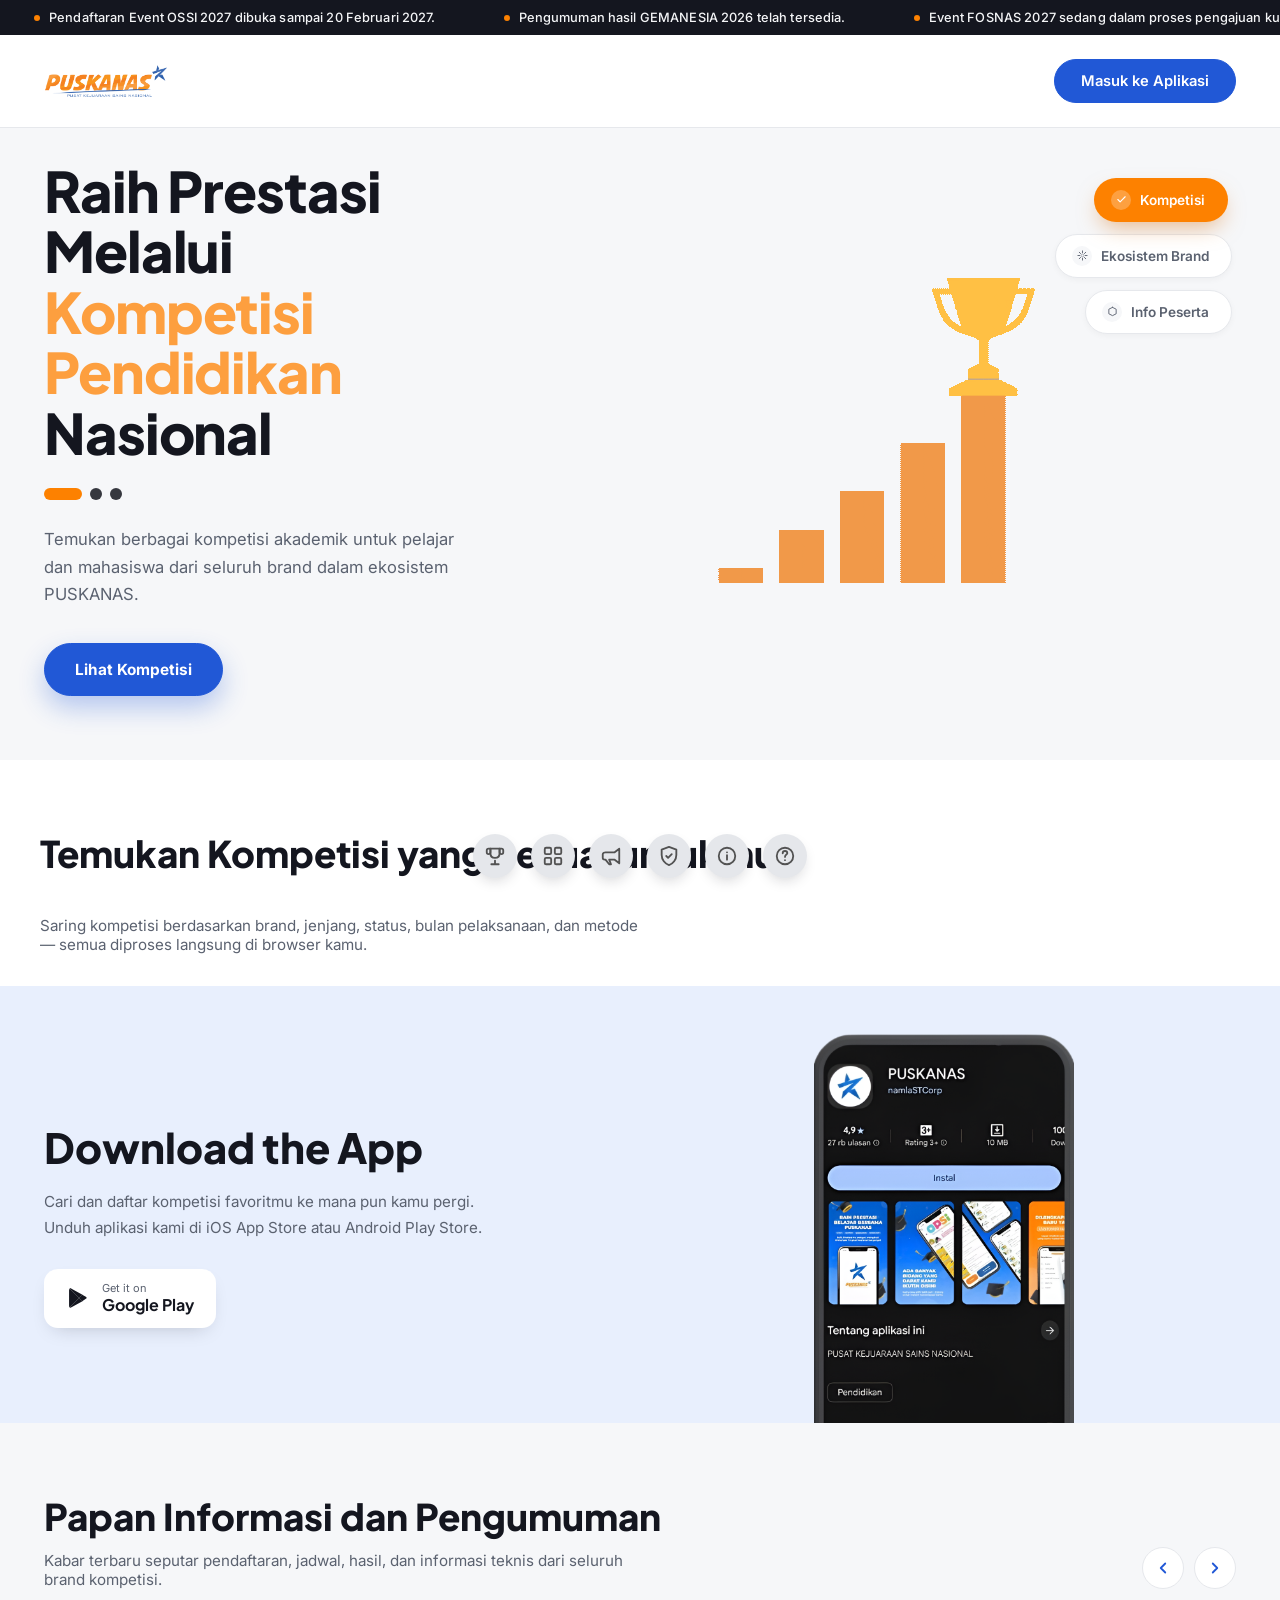
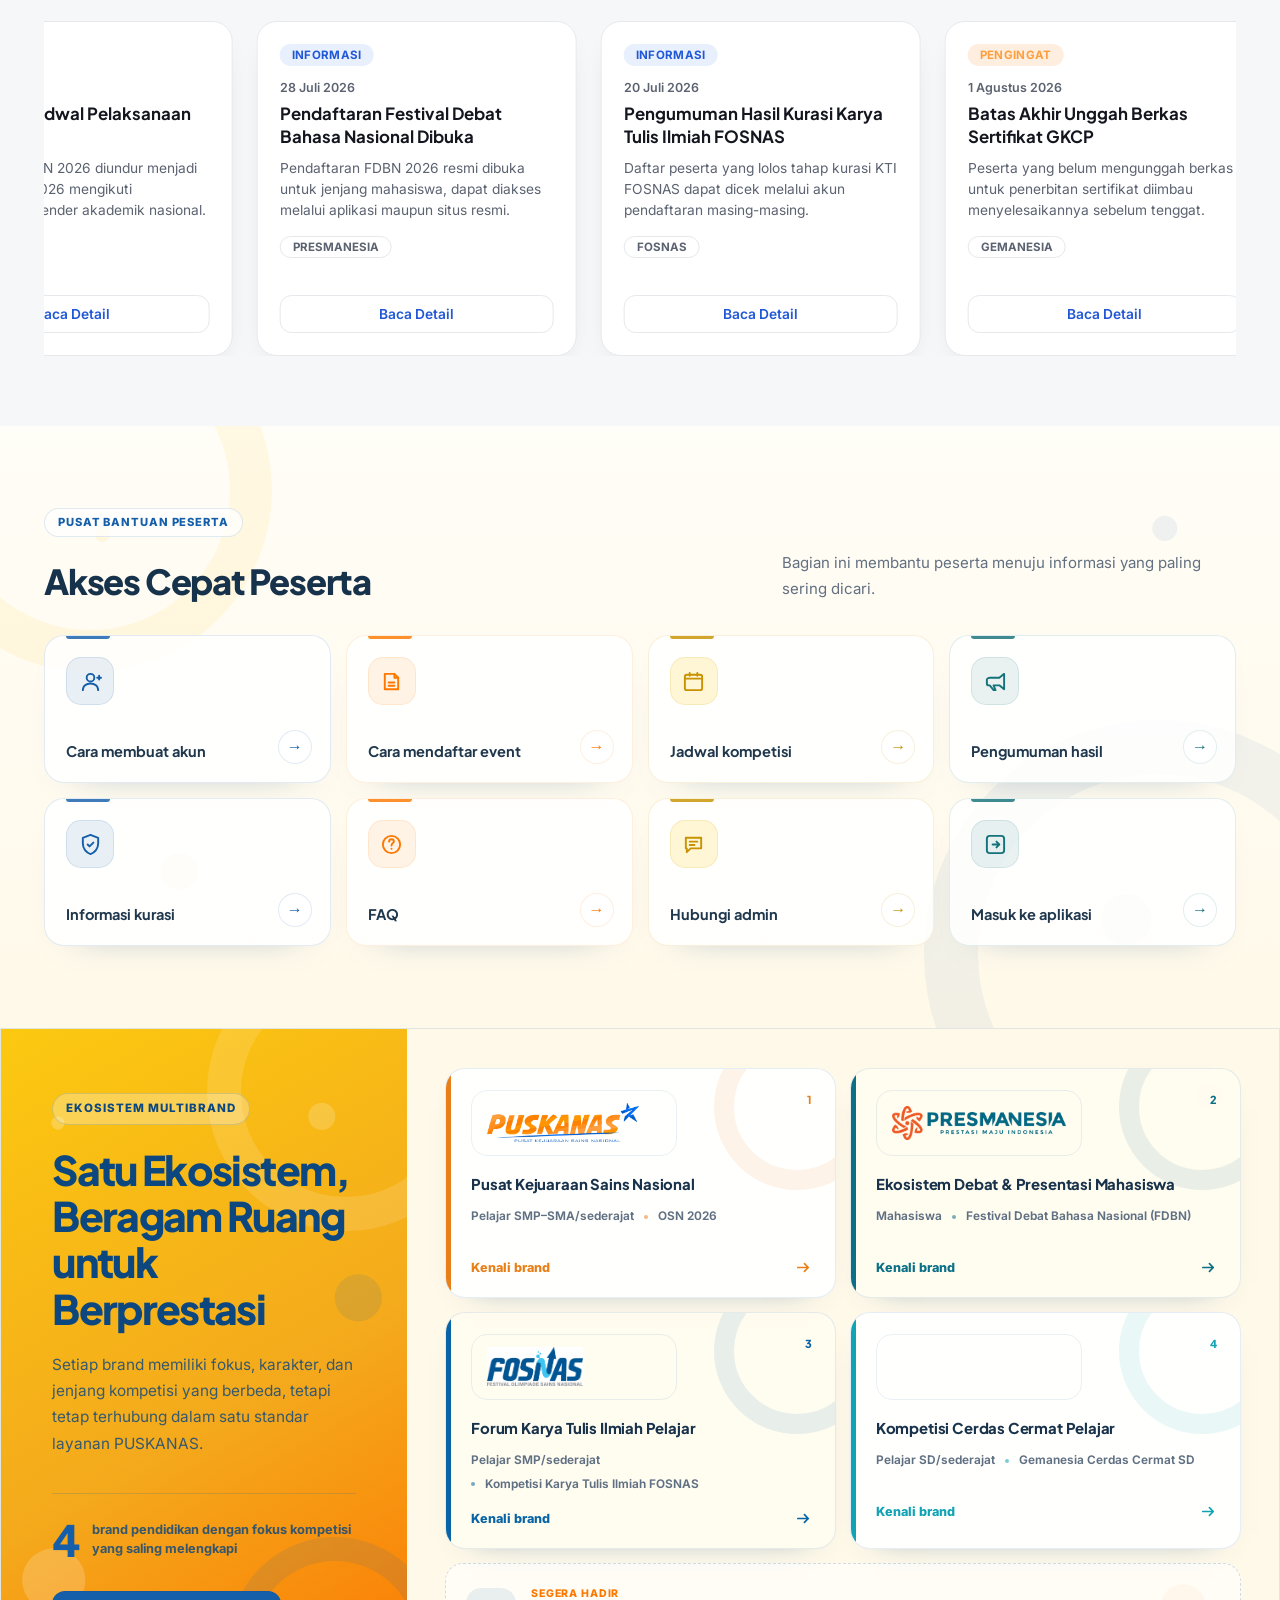
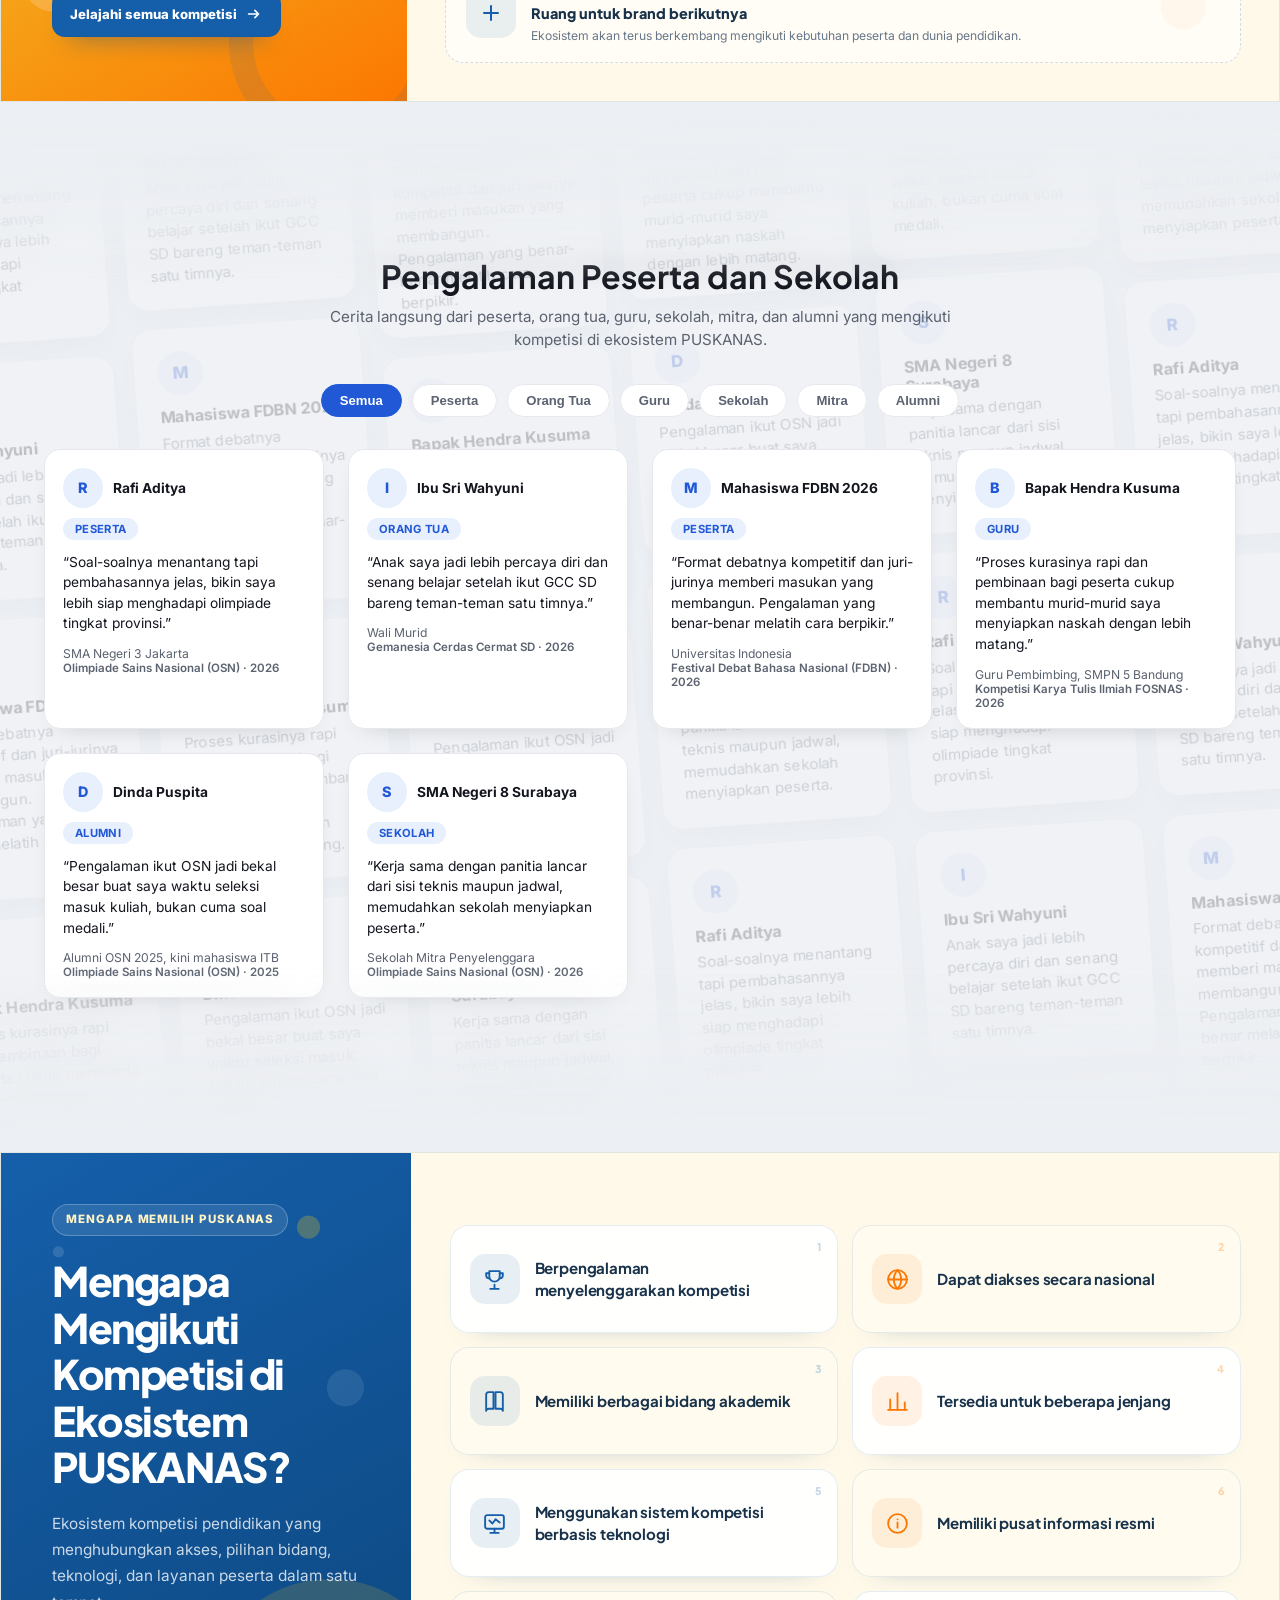
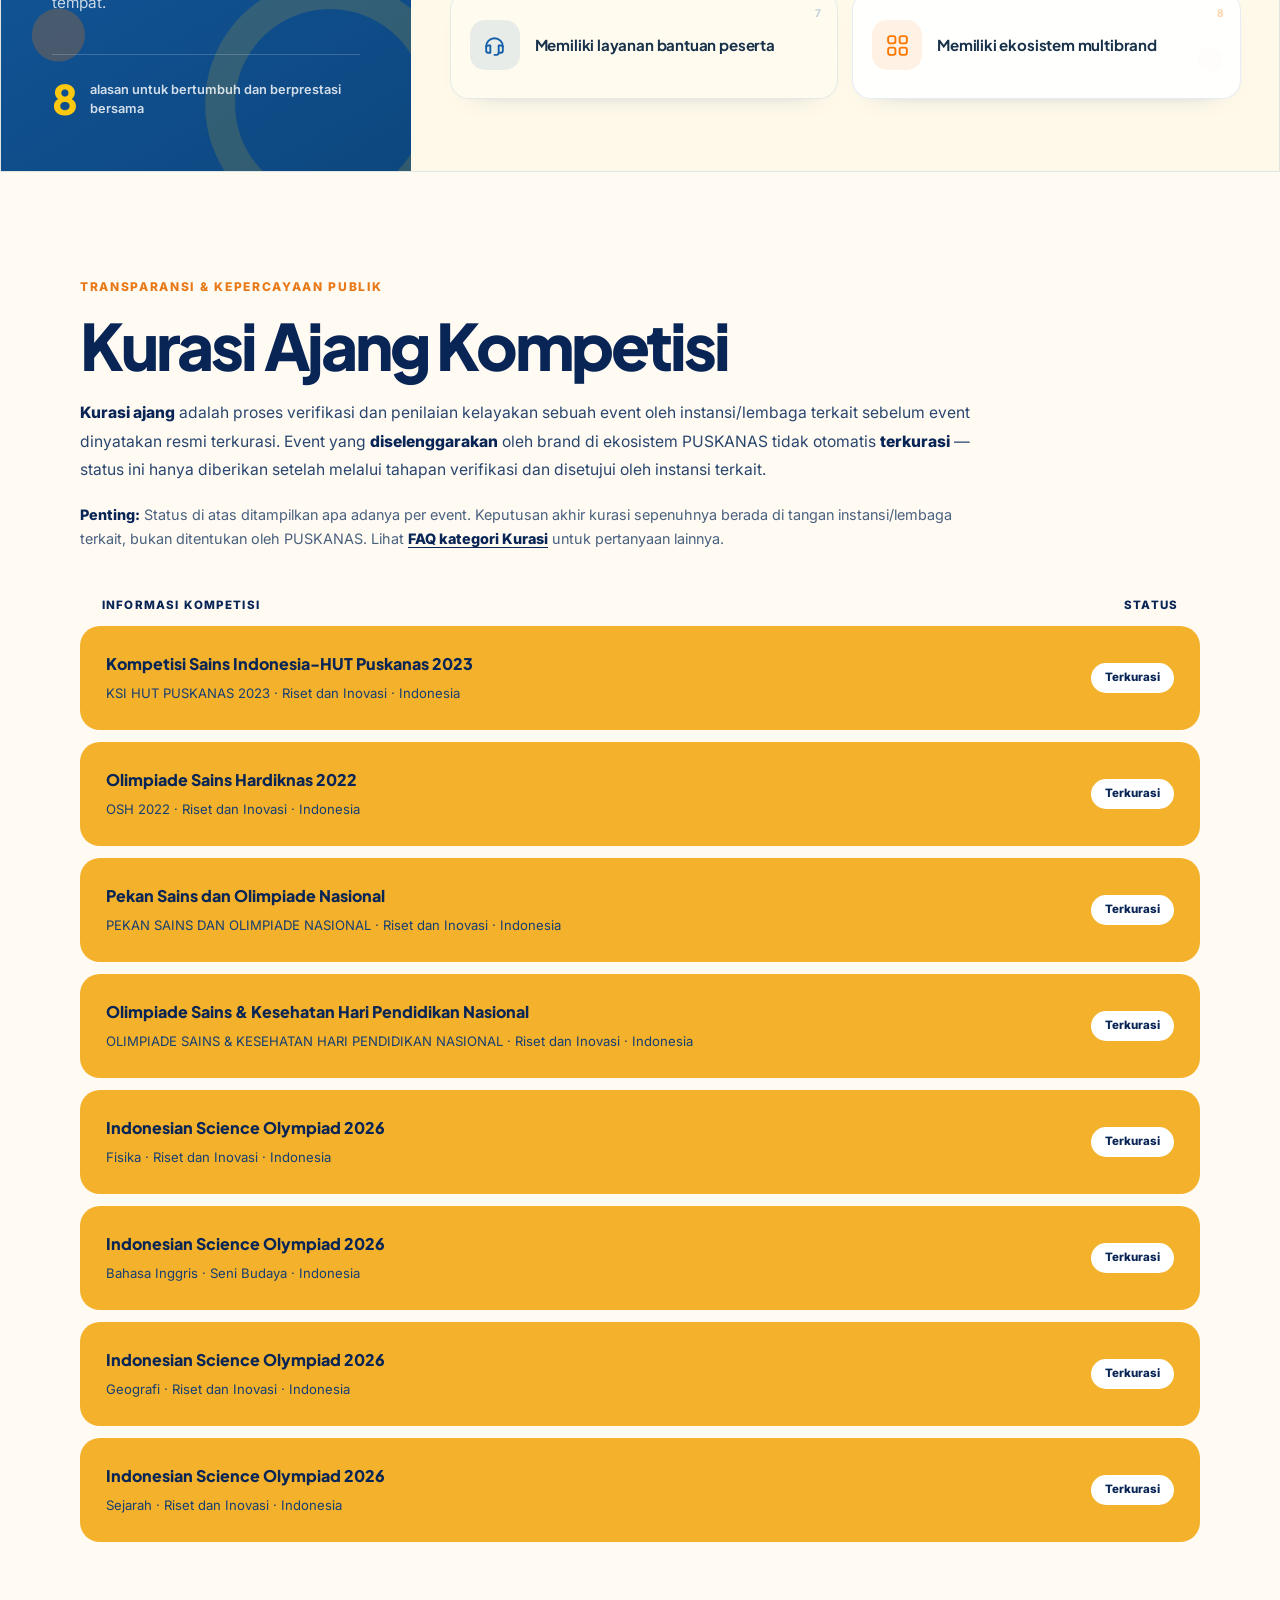
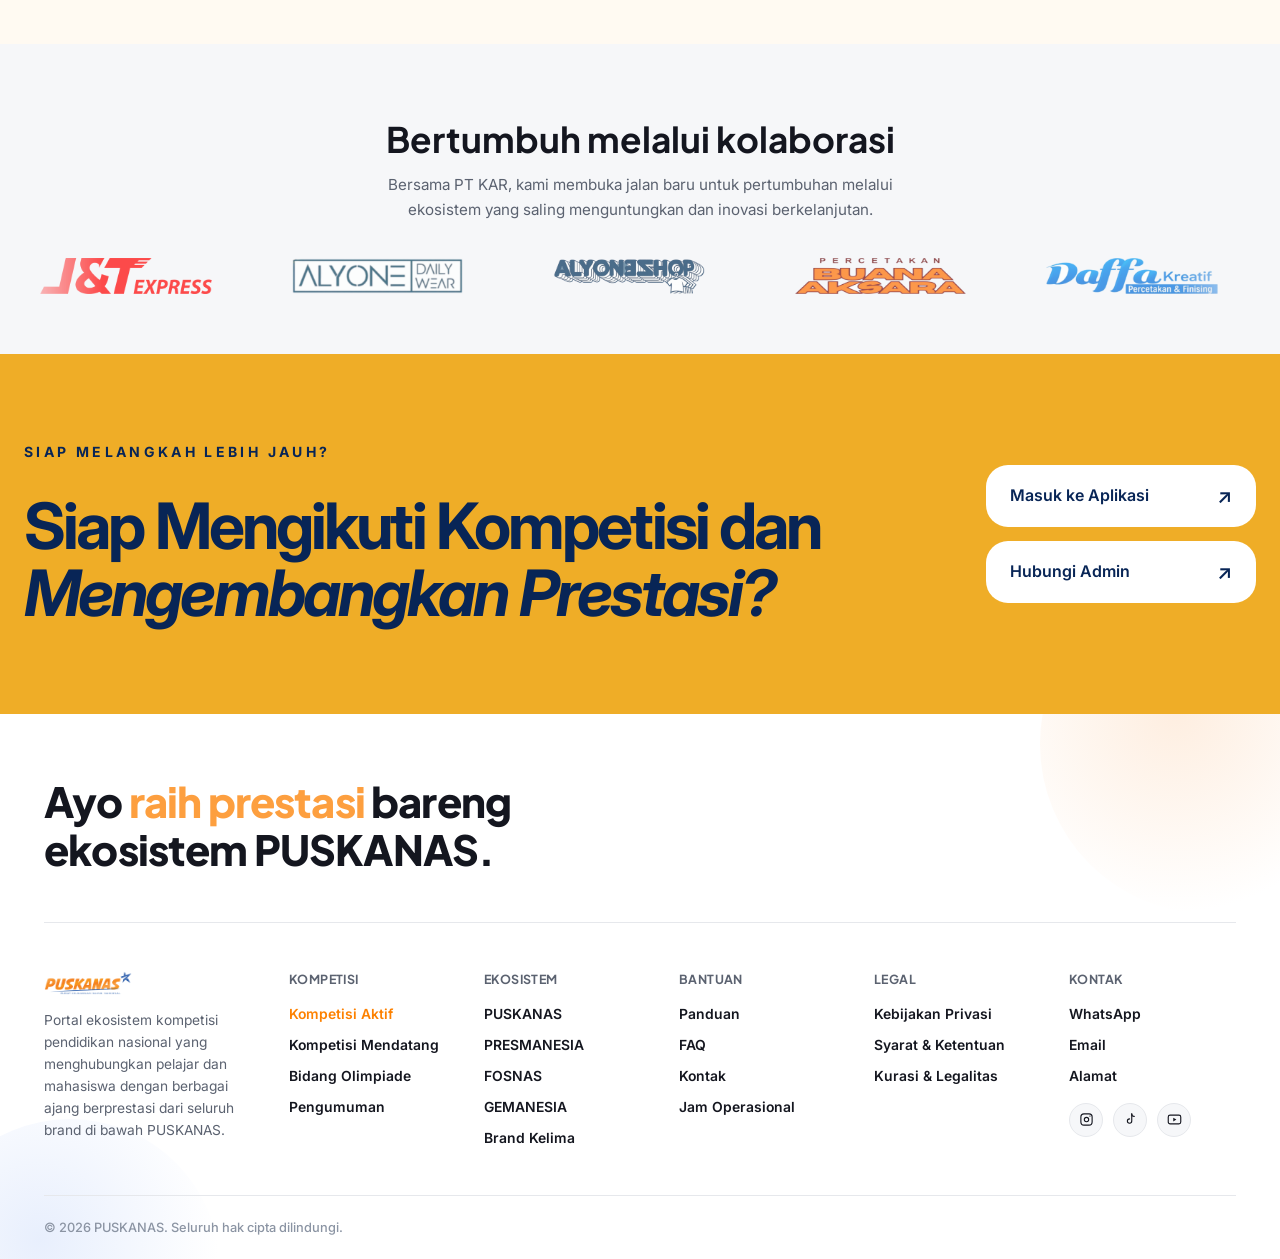
<file: index.html>
<!DOCTYPE html>
<html lang="id">
<head>
<meta charset="UTF-8">
<meta name="viewport" content="width=device-width, initial-scale=1.0">
<title>PUSKANAS — Hero Section</title>
<link rel="preconnect" href="https://fonts.googleapis.com">
<link rel="preconnect" href="https://fonts.gstatic.com" crossorigin>
<link href="https://fonts.googleapis.com/css2?family=Plus+Jakarta+Sans:wght@500;600;700;800&family=Inter:wght@400;500;600&display=swap" rel="stylesheet">
<link rel="stylesheet" href="style.css?v=kurasi-index-redesign-2">
<link rel="stylesheet" href="assets/css/brand-orbit.css">

<style>
/* =====================================================
   KURASI MINIMALIS - HALAMAN INDEX
   Data dan struktur tetap. Hanya tampilan yang diubah.
   ===================================================== */
.kurasi-section.kurasi-v3 {
  position: relative;
  padding: clamp(72px, 8vw, 108px) 24px;
  background: #fffaf2;
  color: #082556;
}

.kurasi-v3 .kurasi-v3__inner {
  width: min(100%, 1120px);
  margin-inline: auto;
}

.kurasi-v3 .kurasi-v3__header {
  display: block;
  max-width: 920px;
  margin-bottom: 46px;
}

.kurasi-v3 .kurasi-v3__intro,
.kurasi-v3 .kurasi-v3__disclaimer {
  min-width: 0;
  padding: 0;
  border: 0;
  border-radius: 0;
  background: transparent;
  box-shadow: none;
}

.kurasi-v3 .kurasi-v3__intro::after {
  display: none;
}

.kurasi-v3 .kurasi-eyebrow {
  display: inline-block;
  margin: 0 0 18px;
  padding: 0;
  border: 0;
  border-radius: 0;
  background: transparent;
  color: #e87918;
  font-size: 0.75rem;
  font-weight: 800;
  line-height: 1.4;
  letter-spacing: 0.14em;
  text-transform: uppercase;
}

.kurasi-v3 .kurasi-v3__intro h2 {
  max-width: 760px;
  margin: 0 0 20px;
  color: #082556;
  font-family: "Plus Jakarta Sans", sans-serif;
  font-size: clamp(2.45rem, 5vw, 4.6rem);
  font-weight: 800;
  line-height: 1.03;
  letter-spacing: -0.05em;
}

.kurasi-v3 .kurasi-v3__intro p {
  max-width: 900px;
  margin: 0;
  color: #29466f;
  font-size: clamp(0.98rem, 1.2vw, 1.06rem);
  line-height: 1.82;
}

.kurasi-v3 .kurasi-v3__intro p strong {
  color: #082556;
  font-weight: 800;
}

.kurasi-v3 .kurasi-v3__disclaimer {
  margin-top: 18px;
}

.kurasi-v3 .kurasi-v3__disclaimer p {
  margin: 0;
  color: #49617f;
  font-size: 0.9rem;
  line-height: 1.7;
}

.kurasi-v3 .kurasi-v3__disclaimer strong,
.kurasi-v3 .kurasi-v3__disclaimer a {
  color: #082556;
  font-weight: 800;
}

.kurasi-v3 .kurasi-v3__disclaimer a {
  text-decoration: underline;
  text-underline-offset: 3px;
}

.kurasi-v3 .kurasi-v3__panel {
  padding: 0;
  border: 0;
  border-radius: 0;
  background: transparent;
  box-shadow: none;
}

.kurasi-v3 .kurasi-v3__panel-head {
  display: grid;
  grid-template-columns: minmax(0, 1fr) auto;
  align-items: center;
  gap: 20px;
  margin-bottom: 14px;
  padding: 0 22px;
  border: 0;
}

.kurasi-v3 .kurasi-v3__panel-head span {
  color: #082556;
  font-size: 0.72rem;
  font-weight: 800;
  letter-spacing: 0.1em;
  text-transform: uppercase;
}

.kurasi-v3 .kurasi-events {
  display: grid;
  grid-template-columns: 1fr;
  gap: 12px;
  margin: 0;
}

.kurasi-v3 .kurasi-event-row {
  display: grid;
  grid-template-columns: minmax(0, 1fr) auto;
  align-items: center;
  gap: 24px;
  min-width: 0;
  min-height: 104px;
  padding: 24px 26px;
  border: 0;
  border-radius: 20px;
  background: #f4b12b;
  box-shadow: none;
  transition: transform 180ms ease, background-color 180ms ease;
}

.kurasi-v3 .kurasi-event-row::before {
  display: none;
}

.kurasi-v3 .kurasi-event-row:hover {
  transform: translateY(-2px);
  background: #f0a91f;
  box-shadow: none;
}

.kurasi-v3 .kurasi-event-title {
  margin: 0 0 7px;
  color: #082556;
  font-family: "Plus Jakarta Sans", sans-serif;
  font-size: 1rem;
  font-weight: 800;
  line-height: 1.42;
}

.kurasi-v3 .kurasi-event-meta {
  color: #173f71;
  font-size: 0.82rem;
  line-height: 1.55;
}

.kurasi-v3 .kurasi-event-badge,
.kurasi-v3 .kurasi-event-badge.kurasi-badge--belum,
.kurasi-v3 .kurasi-event-badge.kurasi-badge--proses,
.kurasi-v3 .kurasi-event-badge.kurasi-badge--revisi,
.kurasi-v3 .kurasi-event-badge.kurasi-badge--selesai {
  align-self: center;
  min-width: max-content;
  margin: 0;
  padding: 9px 14px;
  border: 0;
  border-radius: 999px;
  background: #ffffff;
  color: #082556;
  font-size: 0.72rem;
  font-weight: 800;
  line-height: 1;
  white-space: nowrap;
  box-shadow: none;
}

@media (max-width: 640px) {
  .kurasi-section.kurasi-v3 {
    padding: 58px 16px;
  }

  .kurasi-v3 .kurasi-v3__header {
    margin-bottom: 34px;
  }

  .kurasi-v3 .kurasi-v3__intro h2 {
    font-size: clamp(2.3rem, 11vw, 3.4rem);
  }

  .kurasi-v3 .kurasi-v3__panel-head {
    display: none;
  }

  .kurasi-v3 .kurasi-event-row {
    grid-template-columns: 1fr;
    gap: 16px;
    min-height: 0;
    padding: 22px 20px;
    border-radius: 18px;
  }

  .kurasi-v3 .kurasi-event-badge {
    justify-self: start;
  }
}

@media (prefers-reduced-motion: reduce) {
  .kurasi-v3 .kurasi-event-row {
    transition: none;
  }

  .kurasi-v3 .kurasi-event-row:hover {
    transform: none;
  }
}
</style>

</head>
<body>
  <div class="info-bar" aria-label="Informasi dan pengumuman">
    <div class="info-track">
      <span class="info-item"><span class="dot"></span>Pendaftaran Event OSSI 2027 dibuka sampai 20 Februari 2027.</span>
      <span class="info-item"><span class="dot"></span>Pengumuman hasil GEMANESIA 2026 telah tersedia.</span>
      <span class="info-item"><span class="dot"></span>Event FOSNAS 2027 sedang dalam proses pengajuan kurasi.</span>
      <span class="info-item" aria-hidden="true"><span class="dot"></span>Pendaftaran Event OSSI 2027 dibuka sampai 20 Februari 2027.</span>
      <span class="info-item" aria-hidden="true"><span class="dot"></span>Pengumuman hasil GEMANESIA 2026 telah tersedia.</span>
      <span class="info-item" aria-hidden="true"><span class="dot"></span>Event FOSNAS 2027 sedang dalam proses pengajuan kurasi.</span>
    </div>
  </div>

  <header>
    <div class="header-inner">
      <a href="index.html" class="logo"><img src="logo.png" alt="PUSKANAS — Pusat Kejuaraan Sains Nasional"></a>
      <nav></nav>
      <a href="https://app.puskanas.id/" class="btn-app" target="_blank" rel="noopener">Masuk ke Aplikasi</a>
    </div>
  </header>

  <div class="wrap">

    <div class="hero">
      <!-- LEFT -->
      <div>
        <h1 id="slideTitle" class="hero-fade">Raih Prestasi Melalui <span class="hl">Kompetisi Pendidikan</span> Nasional</h1>

        <div class="indicator" id="indicator">
          <div class="seg active" data-i="0"></div>
          <div class="seg" data-i="1"></div>
          <div class="seg" data-i="2"></div>
        </div>

        <p class="lede hero-fade" id="slideDesc">Temukan berbagai kompetisi akademik untuk pelajar dan mahasiswa dari seluruh brand dalam ekosistem PUSKANAS.</p>

        <a href="#" class="btn-primary hero-fade" id="slideCta">Lihat Kompetisi</a>
      </div>

      <!-- RIGHT -->
      <div class="visual">
        <div class="photo-slot" id="photoSlot">
          <img id="photoImg" class="photo-img" alt="Ilustrasi hero PUSKANAS">
          <div class="photo-placeholder" id="photoPlaceholder">
            <svg viewBox="0 0 24 24" fill="none"><rect x="3" y="3" width="18" height="18" rx="2" stroke-width="1.6"/><circle cx="8.5" cy="9" r="1.6" stroke-width="1.6"/><path d="M21 15L16 10L5 21" stroke-width="1.6" stroke-linecap="round" stroke-linejoin="round"/></svg>
            <p id="photoPlaceholderText">Taruh file <strong>hero-1.gif</strong> (ilustrasi + background biru-oren) di sini</p>
            <span>Ukuran disarankan 400 × 460 px</span>
          </div>

          <!-- Gambar untuk panel "Ekosistem Brand": animasi 4 logo brand berputar, menggantikan foto statis khusus di slide ini -->
          <section class="brand-orbit" id="brandOrbit" aria-labelledby="brandOrbitTitle">
            <div class="brand-orbit__stage" data-brand-orbit>
              <div class="brand-orbit__glow" aria-hidden="true"></div>
              <div class="brand-orbit__ring brand-orbit__ring--outer" aria-hidden="true"></div>
              <div class="brand-orbit__ring brand-orbit__ring--inner" aria-hidden="true"></div>

              <div class="brand-orbit__hub">
                <span class="brand-orbit__hub-icon" aria-hidden="true">
                  <svg viewBox="0 0 64 64" role="img">
                    <path d="M8 25 32 13l24 12-24 12L8 25Z"/>
                    <path d="M17 31v12c8 7 22 7 30 0V31"/>
                    <path d="M54 27v16"/>
                  </svg>
                </span>
                <h3 id="brandOrbitTitle">Ekosistem<br>PUSKANAS</h3>
                <p>Satu ekosistem pendidikan</p>
              </div>

              <div class="brand-orbit__item" style="--orbit-delay: 0s;">
                <div class="brand-orbit__counter-rotation" style="--orbit-delay: 0s;">
                  <article class="brand-card">
                    <img src="assets/images/puskanas.webp" alt="Logo PUSKANAS" draggable="false">
        </article>
                </div>
              </div>

              <div class="brand-orbit__item" style="--orbit-delay: -5s;">
                <div class="brand-orbit__counter-rotation" style="--orbit-delay: -5s;">
                  <article class="brand-card">
                    <img src="assets/images/gemanesia.webp" alt="Logo GEMANESIA" draggable="false">
        </article>
                </div>
              </div>

              <div class="brand-orbit__item" style="--orbit-delay: -10s;">
                <div class="brand-orbit__counter-rotation" style="--orbit-delay: -10s;">
                  <article class="brand-card">
                    <img src="assets/images/presmanesia.webp" alt="Logo PRESMANESIA" draggable="false">
        </article>
                </div>
              </div>

              <div class="brand-orbit__item" style="--orbit-delay: -15s;">
                <div class="brand-orbit__counter-rotation" style="--orbit-delay: -15s;">
                  <article class="brand-card">
                    <img src="assets/images/fosnas.webp" alt="Logo FOSNAS" draggable="false">
        </article>
                </div>
              </div>

             
            </div>
          </section>
        </div>

        <!-- Gambar akan otomatis berganti tiap panel aktif berubah, membaca dari hero-1.gif, assets/images/hero-2.png, hero-3.png.
             Selama file belum diunggah ke folder tersebut, kotak placeholder di atas akan tetap tampil sebagai penanda. -->

        <div class="pill-stack" id="pillStack">
          <button class="pill active" data-i="0">
            <span class="dot"><svg viewBox="0 0 24 24" fill="none"><path d="M20 6L9 17L4 12" stroke-width="2.4" stroke-linecap="round" stroke-linejoin="round"/></svg></span>
            Kompetisi
          </button>
          <button class="pill outline" data-i="1">
            <span class="dot"><svg viewBox="0 0 24 24" fill="none"><circle cx="12" cy="12" r="3"/><path d="M12 2V6M12 18V22M4.9 4.9L7.8 7.8M16.2 16.2L19.1 19.1M2 12H6M18 12H22M4.9 19.1L7.8 16.2M16.2 7.8L19.1 4.9" stroke-width="2" stroke-linecap="round"/></svg></span>
            Ekosistem Brand
          </button>
          <button class="pill outline" data-i="2">
            <span class="dot"><svg viewBox="0 0 24 24" fill="none"><path d="M12 3L4 7V17L12 21L20 17V7L12 3Z" stroke-width="2" stroke-linecap="round" stroke-linejoin="round"/></svg></span>
            Info Peserta
          </button>
        </div>


      </div>
    </div>
  </div>
 
  <section class="komp-filter" id="filter-kompetisi">
    <div class="komp-filter-inner">
      <h2>Temukan Kompetisi yang Sesuai untukmu</h2>
      <p>Saring kompetisi berdasarkan brand, jenjang, status, bulan pelaksanaan, dan metode — semua diproses langsung di browser kamu.</p>
      <section class="download-app">
        <div class="download-app-inner">
          <div class="download-copy">
            <h2>Download the App</h2>
            <p>Cari dan daftar kompetisi favoritmu ke mana pun kamu pergi. Unduh aplikasi kami di iOS App Store atau Android Play Store.</p>
            <div class="store-badges">
              <a href="#" class="store-badge">
                <svg width="24" height="24" viewBox="0 0 24 24" fill="currentColor" aria-hidden="true"><path d="M3.61 2.65c-.34.36-.54.92-.54 1.64v15.42c0 .72.2 1.28.55 1.64l.1.08L13 12.15v-.29L3.71 2.57l-.1.08z"/><path d="M16.2 15.35l-3.2-3.2v-.3l3.21-3.21 3.63 2.06c1.04.59 1.04 1.55 0 2.14l-3.64 2.51z"/><path d="M13 12.15l-9.34 9.28c.35.36 1.02.4 1.86-.07l10.93-6.2-3.45-3.01z"/><path d="M13 11.85l3.45-3-10.93-6.2c-.84-.48-1.51-.43-1.86-.07L13 11.85z"/></svg>
                <span><small>Get it on</small><strong>Google Play</strong></span>
              </a>
            </div>
          </div>
    
          <div class="phone-mockup">
            <!-- TODO: nanti kalau sudah ada gambar HP, ganti div ini jadi:
                 <img src="nama-file.jpg" alt="Preview aplikasi PUSKANAS di HP" class="phone-image"> -->
            <div class="phone-image" role="img" aria-label="Preview aplikasi PUSKANAS di HP"><img src="gambarhp.png" alt=""></div>
          </div>
        </div>
      </section>
</div>
</section>

  <section class="papan-pengumuman" id="papan-pengumuman">
    <div class="papan-inner">
      <div class="papan-head">
        <div>
          <h2>Papan Informasi dan Pengumuman</h2>
          <p>Kabar terbaru seputar pendaftaran, jadwal, hasil, dan informasi teknis dari seluruh brand kompetisi.</p>
        </div>
        <div class="papan-nav">
          <button type="button" class="papan-nav-btn" id="papanPrev" aria-label="Pengumuman sebelumnya">
            <svg width="18" height="18" viewBox="0 0 24 24" fill="none" stroke="currentColor" stroke-width="2.4" stroke-linecap="round" stroke-linejoin="round" aria-hidden="true"><path d="M15 18l-6-6 6-6"/></svg>
          </button>
          <button type="button" class="papan-nav-btn" id="papanNext" aria-label="Pengumuman berikutnya">
            <svg width="18" height="18" viewBox="0 0 24 24" fill="none" stroke="currentColor" stroke-width="2.4" stroke-linecap="round" stroke-linejoin="round" aria-hidden="true"><path d="M9 6l6 6-6 6"/></svg>
          </button>
        </div>
      </div>

      <div class="papan-marquee">
        <div class="papan-track" id="papanTrack">
          <article class="papan-card">
            <span class="papan-badge is-penting">Penting</span>
            <time class="papan-date" datetime="2026-08-05">5 Agustus 2026</time>
            <h3>Perubahan Jadwal Pelaksanaan OSN 2026</h3>
            <p class="papan-ringkasan">Pelaksanaan OSN 2026 diundur menjadi 22 September 2026 mengikuti penyesuaian kalender akademik nasional.</p>
            <span class="papan-brand">PUSKANAS</span>
            <a href="pengumuman.html?id=osn-2026-jadwal" class="komp-cta-secondary">Baca Detail</a>
        </article>

          <article class="papan-card">
            <span class="papan-badge is-informasi">Informasi</span>
            <time class="papan-date" datetime="2026-07-28">28 Juli 2026</time>
            <h3>Pendaftaran Festival Debat Bahasa Nasional Dibuka</h3>
            <p class="papan-ringkasan">Pendaftaran FDBN 2026 resmi dibuka untuk jenjang mahasiswa, dapat diakses melalui aplikasi maupun situs resmi.</p>
            <span class="papan-brand">PRESMANESIA</span>
            <a href="pengumuman.html?id=fdbn-pendaftaran" class="komp-cta-secondary">Baca Detail</a>
        </article>

          <article class="papan-card">
            <span class="papan-badge is-informasi">Informasi</span>
            <time class="papan-date" datetime="2026-07-20">20 Juli 2026</time>
            <h3>Pengumuman Hasil Kurasi Karya Tulis Ilmiah FOSNAS</h3>
            <p class="papan-ringkasan">Daftar peserta yang lolos tahap kurasi KTI FOSNAS dapat dicek melalui akun pendaftaran masing-masing.</p>
            <span class="papan-brand">FOSNAS</span>
            <a href="pengumuman.html?id=kti-fosnas-hasil" class="komp-cta-secondary">Baca Detail</a>
        </article>

          <article class="papan-card">
            <span class="papan-badge is-pengingat">Pengingat</span>
            <time class="papan-date" datetime="2026-08-01">1 Agustus 2026</time>
            <h3>Batas Akhir Unggah Berkas Sertifikat GKCP</h3>
            <p class="papan-ringkasan">Peserta yang belum mengunggah berkas untuk penerbitan sertifikat diimbau menyelesaikannya sebelum tenggat.</p>
            <span class="papan-brand">GEMANESIA</span>
            <a href="pengumuman.html?id=gkcp-sertifikat" class="komp-cta-secondary">Baca Detail</a>
        </article>

          <article class="papan-card">
            <span class="papan-badge is-informasi">Informasi</span>
            <time class="papan-date" datetime="2026-07-15">15 Juli 2026</time>
            <h3>Pemeliharaan Sistem Aplikasi PUSKANAS</h3>
            <p class="papan-ringkasan">Aplikasi akan mengalami pemeliharaan terjadwal sehingga pendaftaran dan pengiriman berkas bisa terganggu sementara.</p>
            <span class="papan-brand">PUSKANAS</span>
            <a href="pengumuman.html?id=puskanas-pemeliharaan" class="komp-cta-secondary">Baca Detail</a>
        </article>

          <article class="papan-card is-tuntas">
            <span class="papan-badge is-selesai">Selesai</span>
            <time class="papan-date" datetime="2026-06-30">30 Juni 2026</time>
            <h3>Pengiriman Piala dan Sertifikat PPSC 2026 Selesai</h3>
            <p class="papan-ringkasan">Seluruh piala dan sertifikat pemenang Puskanas Physics and Science Challenge telah dikirimkan ke alamat pemenang.</p>
            <span class="papan-brand">PUSKANAS</span>
            <a href="pengumuman.html?id=ppsc-2026-selesai" class="komp-cta-secondary">Baca Detail</a>
        </article>

          <!-- duplikat untuk loop marquee tanpa jeda; disembunyikan dari pembaca layar & keyboard -->
          <article class="papan-card" aria-hidden="true">
            <span class="papan-badge is-penting">Penting</span>
            <time class="papan-date" datetime="2026-08-05">5 Agustus 2026</time>
            <h3>Perubahan Jadwal Pelaksanaan OSN 2026</h3>
            <p class="papan-ringkasan">Pelaksanaan OSN 2026 diundur menjadi 22 September 2026 mengikuti penyesuaian kalender akademik nasional.</p>
            <span class="papan-brand">PUSKANAS</span>
            <a href="pengumuman.html?id=osn-2026-jadwal" class="komp-cta-secondary" tabindex="-1">Baca Detail</a>
        </article>

          <article class="papan-card" aria-hidden="true">
            <span class="papan-badge is-informasi">Informasi</span>
            <time class="papan-date" datetime="2026-07-28">28 Juli 2026</time>
            <h3>Pendaftaran Festival Debat Bahasa Nasional Dibuka</h3>
            <p class="papan-ringkasan">Pendaftaran FDBN 2026 resmi dibuka untuk jenjang mahasiswa, dapat diakses melalui aplikasi maupun situs resmi.</p>
            <span class="papan-brand">PRESMANESIA</span>
            <a href="pengumuman.html?id=fdbn-pendaftaran" class="komp-cta-secondary" tabindex="-1">Baca Detail</a>
        </article>

          <article class="papan-card" aria-hidden="true">
            <span class="papan-badge is-informasi">Informasi</span>
            <time class="papan-date" datetime="2026-07-20">20 Juli 2026</time>
            <h3>Pengumuman Hasil Kurasi Karya Tulis Ilmiah FOSNAS</h3>
            <p class="papan-ringkasan">Daftar peserta yang lolos tahap kurasi KTI FOSNAS dapat dicek melalui akun pendaftaran masing-masing.</p>
            <span class="papan-brand">FOSNAS</span>
            <a href="pengumuman.html?id=kti-fosnas-hasil" class="komp-cta-secondary" tabindex="-1">Baca Detail</a>
        </article>

          <article class="papan-card" aria-hidden="true">
            <span class="papan-badge is-pengingat">Pengingat</span>
            <time class="papan-date" datetime="2026-08-01">1 Agustus 2026</time>
            <h3>Batas Akhir Unggah Berkas Sertifikat GKCP</h3>
            <p class="papan-ringkasan">Peserta yang belum mengunggah berkas untuk penerbitan sertifikat diimbau menyelesaikannya sebelum tenggat.</p>
            <span class="papan-brand">GEMANESIA</span>
            <a href="pengumuman.html?id=gkcp-sertifikat" class="komp-cta-secondary" tabindex="-1">Baca Detail</a>
        </article>

          <article class="papan-card" aria-hidden="true">
            <span class="papan-badge is-informasi">Informasi</span>
            <time class="papan-date" datetime="2026-07-15">15 Juli 2026</time>
            <h3>Pemeliharaan Sistem Aplikasi PUSKANAS</h3>
            <p class="papan-ringkasan">Aplikasi akan mengalami pemeliharaan terjadwal sehingga pendaftaran dan pengiriman berkas bisa terganggu sementara.</p>
            <span class="papan-brand">PUSKANAS</span>
            <a href="pengumuman.html?id=puskanas-pemeliharaan" class="komp-cta-secondary" tabindex="-1">Baca Detail</a>
        </article>

          <article class="papan-card is-tuntas" aria-hidden="true">
            <span class="papan-badge is-selesai">Selesai</span>
            <time class="papan-date" datetime="2026-06-30">30 Juni 2026</time>
            <h3>Pengiriman Piala dan Sertifikat PPSC 2026 Selesai</h3>
            <p class="papan-ringkasan">Seluruh piala dan sertifikat pemenang Puskanas Physics and Science Challenge telah dikirimkan ke alamat pemenang.</p>
            <span class="papan-brand">PUSKANAS</span>
            <a href="pengumuman.html?id=ppsc-2026-selesai" class="komp-cta-secondary" tabindex="-1">Baca Detail</a>
        </article>
        </div>
      </div>
    </div>
  </section>

  <section class="akses-cepat">
    <div class="akses-cepat-inner">
      <div class="akses-cepat-head">
        <h2>Akses Cepat Peserta</h2>
        <p>Bagian ini membantu peserta menuju informasi yang paling sering dicari.</p>
      </div>

      <nav class="akses-grid" aria-label="Menu akses cepat">
        <a href="panduan.html#akun" class="akses-item">
          <span class="akses-ic"><svg viewBox="0 0 24 24" fill="none" stroke-linecap="round" stroke-linejoin="round"><circle cx="12" cy="8" r="4" stroke-width="2"/><path d="M4 21C4 17 7.5 14 12 14C16.5 14 20 17 20 21" stroke-width="2"/><path d="M19 8H23M21 6V10" stroke-width="2"/></svg></span>
          Cara membuat akun
        </a>
        <a href="panduan.html#daftar" class="akses-item">
          <span class="akses-ic"><svg viewBox="0 0 24 24" fill="none" stroke-linecap="round" stroke-linejoin="round"><path d="M5 4H15L19 8V20H5V4Z" stroke-width="2"/><path d="M15 4V8H19" stroke-width="2"/><path d="M9 13H15M9 16.5H15" stroke-width="2"/></svg></span>
          Cara mendaftar event
        </a>
        <a href="#filter-kompetisi" class="akses-item">
          <span class="akses-ic"><svg viewBox="0 0 24 24" fill="none" stroke-linecap="round" stroke-linejoin="round"><rect x="3" y="5" width="18" height="16" rx="2" stroke-width="2"/><path d="M3 9H21" stroke-width="2"/><path d="M8 3V6M16 3V6" stroke-width="2"/></svg></span>
          Jadwal kompetisi
        </a>
        <a href="#papan-pengumuman" class="akses-item">
          <span class="akses-ic"><svg viewBox="0 0 24 24" fill="none" stroke-linecap="round" stroke-linejoin="round"><path d="M3 10V14C3 15 4 16 5 16H6L10 21H12L10 16H16L21 20V4L16 8H10H6C5 8 3 9 3 10Z" stroke-width="2"/></svg></span>
          Pengumuman hasil
        </a>
        <a href="#kurasi" class="akses-item">
          <span class="akses-ic"><svg viewBox="0 0 24 24" fill="none" stroke-linecap="round" stroke-linejoin="round"><path d="M12 2L20 5V11C20 16 16.5 20.5 12 22C7.5 20.5 4 16 4 11V5L12 2Z" stroke-width="2"/><path d="M9 12L11 14L15 10" stroke-width="2"/></svg></span>
          Informasi kurasi
        </a>
        <a href="faq.html" class="akses-item">
          <span class="akses-ic"><svg viewBox="0 0 24 24" fill="none" stroke-linecap="round" stroke-linejoin="round"><circle cx="12" cy="12" r="9" stroke-width="2"/><path d="M9.5 9C9.5 7.5 10.5 6.5 12 6.5C13.5 6.5 14.5 7.5 14.5 9C14.5 10.5 12 10.5 12 13" stroke-width="2"/><circle cx="12" cy="16.5" r="1" fill="currentColor" stroke="none"/></svg></span>
          FAQ
        </a>
        <a href="panduan.html#admin" class="akses-item">
          <span class="akses-ic"><svg viewBox="0 0 24 24" fill="none" stroke-linecap="round" stroke-linejoin="round"><path d="M4 5H20V16H9L5 20V16H4V5Z" stroke-width="2"/><path d="M8 9H16M8 12.5H13" stroke-width="2"/></svg></span>
          Hubungi admin
        </a>
        <a href="https://app.puskanas.id/" class="akses-item" target="_blank" rel="noopener">
          <span class="akses-ic"><svg viewBox="0 0 24 24" fill="none" stroke-linecap="round" stroke-linejoin="round"><rect x="3" y="3" width="18" height="18" rx="3" stroke-width="2"/><path d="M9 12H16M16 12L13 9M16 12L13 15" stroke-width="2"/></svg></span>
          Masuk ke aplikasi
        </a>
      </nav>
    </div>
  </section>

  <section class="ekosistem-brand" id="ekosistem-brand" aria-labelledby="ekosistemTitle">
    <div class="ekosistem-inner">
      <div class="ekosistem-panel">
        <div class="ekosistem-intro">
          <span class="ekosistem-eyebrow">Ekosistem multibrand</span>
          <h2 id="ekosistemTitle">Satu Ekosistem, Beragam Ruang untuk Berprestasi</h2>
          <p>Setiap brand memiliki fokus, karakter, dan jenjang kompetisi yang berbeda, tetapi tetap terhubung dalam satu standar layanan PUSKANAS.</p>

          <div class="ekosistem-summary" aria-label="Empat brand dalam ekosistem PUSKANAS">
            <strong>4</strong>
            <span>brand pendidikan dengan fokus kompetisi yang saling melengkapi</span>
          </div>

          <a class="ekosistem-all-link" href="#filter-kompetisi">
            Jelajahi semua kompetisi
            <svg viewBox="0 0 20 20" fill="none" aria-hidden="true">
              <path d="M4 10h11M11 6l4 4-4 4" stroke="currentColor" stroke-width="1.8" stroke-linecap="round" stroke-linejoin="round"/>
            </svg>
          </a>
        </div>

        <div class="ekosistem-content">
          <div class="ekosistem-grid" id="ekosistemGrid" aria-label="Daftar brand dalam ekosistem PUSKANAS">
            <!-- Kartu brand dirender otomatis oleh ekosistem-brand.js dari data-brand.js -->
          </div>

          <article class="ekosistem-coming" aria-label="Brand baru segera hadir">
            <span class="ekosistem-coming-icon" aria-hidden="true">
              <svg viewBox="0 0 24 24" fill="none">
                <path d="M12 5v14M5 12h14" stroke="currentColor" stroke-width="2" stroke-linecap="round"/>
              </svg>
            </span>
            <div class="ekosistem-coming-copy">
              <span class="ekosistem-coming-label">Segera hadir</span>
              <h3>Ruang untuk brand berikutnya</h3>
              <p>Ekosistem akan terus berkembang mengikuti kebutuhan peserta dan dunia pendidikan.</p>
            </div>
          </article>
        </div>
      </div>
    </div>
  </section>

  <section class="testimoni-section" id="testimoni">
    <div class="testimoni-bg" id="testimoniBg" aria-hidden="true"></div>
    <div class="testimoni-inner">
      <div class="testimoni-head">
        <h2>Pengalaman Peserta dan Sekolah</h2>
        <p>Cerita langsung dari peserta, orang tua, guru, sekolah, mitra, dan alumni yang mengikuti kompetisi di ekosistem PUSKANAS.</p>
      </div>

      <div class="testimoni-filter" id="testimoniFilter" role="group" aria-label="Saring testimoni berdasarkan sumber">
        <button type="button" class="testimoni-chip is-active" data-sumber="semua">Semua</button>
        <button type="button" class="testimoni-chip" data-sumber="peserta">Peserta</button>
        <button type="button" class="testimoni-chip" data-sumber="orangtua">Orang Tua</button>
        <button type="button" class="testimoni-chip" data-sumber="guru">Guru</button>
        <button type="button" class="testimoni-chip" data-sumber="sekolah">Sekolah</button>
        <button type="button" class="testimoni-chip" data-sumber="mitra">Mitra</button>
        <button type="button" class="testimoni-chip" data-sumber="alumni">Alumni</button>
      </div>

      <div class="testimoni-grid" id="testimoniGrid"></div>
      <p class="testimoni-empty" id="testimoniEmpty" hidden>Belum ada testimoni untuk kategori ini.</p>
    </div>
  </section>

  <section class="alasan-section" id="alasan" aria-labelledby="alasanTitle">
    <div class="alasan-inner">
      <div class="alasan-panel">
        <div class="alasan-intro">
          <span class="alasan-eyebrow">Mengapa memilih PUSKANAS</span>
          <h2 id="alasanTitle">Mengapa Mengikuti Kompetisi di Ekosistem PUSKANAS?</h2>
          <p>Ekosistem kompetisi pendidikan yang menghubungkan akses, pilihan bidang, teknologi, dan layanan peserta dalam satu tempat.</p>

          <div class="alasan-summary" aria-label="Delapan alasan memilih ekosistem PUSKANAS">
            <strong>8</strong>
            <span>alasan untuk bertumbuh dan berprestasi bersama</span>
          </div>
        </div>

        <div class="alasan-content">
          <div class="alasan-grid">
            <article class="alasan-card">
              <span class="alasan-number" aria-hidden="true">1</span>
              <span class="alasan-icon" aria-hidden="true">
                <svg viewBox="0 0 24 24" fill="none" stroke="currentColor" stroke-width="1.8" stroke-linecap="round" stroke-linejoin="round">
                  <path d="M8 21h8M12 17v4M7 4h10v5a5 5 0 0 1-10 0V4Z"/>
                  <path d="M7 6H4v2a3 3 0 0 0 3 3M17 6h3v2a3 3 0 0 1-3 3"/>
                </svg>
              </span>
              <h3>Berpengalaman menyelenggarakan kompetisi</h3>
            </article>

            <article class="alasan-card">
              <span class="alasan-number" aria-hidden="true">2</span>
              <span class="alasan-icon" aria-hidden="true">
                <svg viewBox="0 0 24 24" fill="none" stroke="currentColor" stroke-width="1.8" stroke-linecap="round" stroke-linejoin="round">
                  <circle cx="12" cy="12" r="9"/>
                  <path d="M3 12h18M12 3c2.3 2.5 3.5 5.5 3.5 9S14.3 18.5 12 21M12 3C9.7 5.5 8.5 8.5 8.5 12S9.7 18.5 12 21"/>
                </svg>
              </span>
              <h3>Dapat diakses secara nasional</h3>
            </article>

            <article class="alasan-card">
              <span class="alasan-number" aria-hidden="true">3</span>
              <span class="alasan-icon" aria-hidden="true">
                <svg viewBox="0 0 24 24" fill="none" stroke="currentColor" stroke-width="1.8" stroke-linecap="round" stroke-linejoin="round">
                  <path d="M4 5.5A2.5 2.5 0 0 1 6.5 3H11v16H6.5A2.5 2.5 0 0 0 4 21V5.5ZM20 5.5A2.5 2.5 0 0 0 17.5 3H13v16h4.5A2.5 2.5 0 0 1 20 21V5.5Z"/>
                </svg>
              </span>
              <h3>Memiliki berbagai bidang akademik</h3>
            </article>

            <article class="alasan-card">
              <span class="alasan-number" aria-hidden="true">4</span>
              <span class="alasan-icon" aria-hidden="true">
                <svg viewBox="0 0 24 24" fill="none" stroke="currentColor" stroke-width="1.8" stroke-linecap="round" stroke-linejoin="round">
                  <path d="M5 20V10M12 20V4M19 20v-7"/>
                  <path d="M3 20h18"/>
                </svg>
              </span>
              <h3>Tersedia untuk beberapa jenjang</h3>
            </article>

            <article class="alasan-card">
              <span class="alasan-number" aria-hidden="true">5</span>
              <span class="alasan-icon" aria-hidden="true">
                <svg viewBox="0 0 24 24" fill="none" stroke="currentColor" stroke-width="1.8" stroke-linecap="round" stroke-linejoin="round">
                  <rect x="3" y="4" width="18" height="13" rx="2"/>
                  <path d="M8 21h8M12 17v4M7 9l3 3 3-4 4 3"/>
                </svg>
              </span>
              <h3>Menggunakan sistem kompetisi berbasis teknologi</h3>
            </article>

            <article class="alasan-card">
              <span class="alasan-number" aria-hidden="true">6</span>
              <span class="alasan-icon" aria-hidden="true">
                <svg viewBox="0 0 24 24" fill="none" stroke="currentColor" stroke-width="1.8" stroke-linecap="round" stroke-linejoin="round">
                  <circle cx="12" cy="12" r="9"/>
                  <path d="M12 11v5M12 8h.01"/>
                </svg>
              </span>
              <h3>Memiliki pusat informasi resmi</h3>
            </article>

            <article class="alasan-card">
              <span class="alasan-number" aria-hidden="true">7</span>
              <span class="alasan-icon" aria-hidden="true">
                <svg viewBox="0 0 24 24" fill="none" stroke="currentColor" stroke-width="1.8" stroke-linecap="round" stroke-linejoin="round">
                  <path d="M4 13a8 8 0 0 1 16 0"/>
                  <path d="M4 13v4a2 2 0 0 0 2 2h2v-7H6a2 2 0 0 0-2 2ZM20 13v4a2 2 0 0 1-2 2h-2v-7h2a2 2 0 0 1 2 2ZM16 19c0 1.1-.9 2-2 2h-2"/>
                </svg>
              </span>
              <h3>Memiliki layanan bantuan peserta</h3>
            </article>

            <article class="alasan-card">
              <span class="alasan-number" aria-hidden="true">8</span>
              <span class="alasan-icon" aria-hidden="true">
                <svg viewBox="0 0 24 24" fill="none" stroke="currentColor" stroke-width="1.8" stroke-linecap="round" stroke-linejoin="round">
                  <rect x="3" y="3" width="7" height="7" rx="2"/>
                  <rect x="14" y="3" width="7" height="7" rx="2"/>
                  <rect x="3" y="14" width="7" height="7" rx="2"/>
                  <rect x="14" y="14" width="7" height="7" rx="2"/>
                </svg>
              </span>
              <h3>Memiliki ekosistem multibrand</h3>
            </article>
          </div>
        </div>
      </div>
    </div>
  </section>

  <section class="kurasi-section kurasi-v3" id="kurasi" aria-labelledby="kurasiTitle">
    <div class="kurasi-v3__inner">
      <div class="kurasi-v3__header">
        <div class="kurasi-v3__intro">
          <span class="kurasi-eyebrow">Transparansi &amp; Kepercayaan Publik</span>
          <h2 id="kurasiTitle">Kurasi Ajang Kompetisi</h2>
          <p><strong>Kurasi ajang</strong> adalah proses verifikasi dan penilaian kelayakan sebuah event oleh instansi/lembaga terkait sebelum event dinyatakan resmi terkurasi. Event yang <strong>diselenggarakan</strong> oleh brand di ekosistem PUSKANAS tidak otomatis <strong>terkurasi</strong> — status ini hanya diberikan setelah melalui tahapan verifikasi dan disetujui oleh instansi terkait.</p>
        </div>

        <aside class="kurasi-v3__disclaimer">
          <p><strong>Penting:</strong> Status di atas ditampilkan apa adanya per event. Keputusan akhir kurasi sepenuhnya berada di tangan instansi/lembaga terkait, bukan ditentukan oleh PUSKANAS. Lihat <a href="faq.html">FAQ kategori Kurasi</a> untuk pertanyaan lainnya.</p>
        </aside>
      </div>

      <div class="kurasi-v3__panel">
        <div class="kurasi-v3__panel-head" aria-hidden="true">
          <span>Informasi Kompetisi</span>
          <span>Status</span>
        </div>
        <div class="kurasi-events" id="kurasiEvents"></div>
      </div>
    </div>
  </section>

  <section class="kolaborasi-section" id="kolaborasi">
    <div class="kolaborasi-inner">
      <h2>Bertumbuh melalui kolaborasi</h2>
      <p>Bersama PT KAR, kami membuka jalan baru untuk pertumbuhan melalui ekosistem yang saling menguntungkan dan inovasi berkelanjutan.</p>
    </div>

    <div class="mitra-marquee" aria-label="Mitra kolaborasi PUSKANAS">
      <div class="mitra-track">
        <span class="mitra-logo"><img src="assets/images/mitra/J&T_Express_logo.webp" alt=""></span>
        <span class="mitra-logo"><img src="assets/images/mitra/logo-alyone-daily.webp" alt=""></span>
        <span class="mitra-logo"><img src="assets/images/mitra/logo-alyone-shop.webp" alt=""></span>
        <span class="mitra-logo"><img src="assets/images/mitra/logo-busana-aksara.webp" alt=""></span>
        <span class="mitra-logo"><img src="assets/images/mitra/logo-daffa-kreatif.webp" alt=""></span>
        <span class="mitra-logo"><img src="assets/images/mitra/logo-pt-multi-karya.webp" alt=""></span>
        <span class="mitra-logo"><img src="assets/images/mitra/Logo_JNE.png" alt=""></span>
        <!-- duplikat buat efek loop tak berujung -->
        <span class="mitra-logo"><img src="assets/images/mitra/J&T_Express_logo.webp" alt=""></span>
        <span class="mitra-logo"><img src="assets/images/mitra/logo-alyone-daily.webp" alt=""></span>
        <span class="mitra-logo"><img src="assets/images/mitra/logo-alyone-shop.webp" alt=""></span>
        <span class="mitra-logo"><img src="assets/images/mitra/logo-busana-aksara.webp" alt=""></span>
        <span class="mitra-logo"><img src="assets/images/mitra/logo-daffa-kreatif.webp" alt=""></span>
        <span class="mitra-logo"><img src="assets/images/mitra/logo-pt-multi-karya.webp" alt=""></span>
        <span class="mitra-logo"><img src="assets/images/mitra/Logo_JNE.png" alt=""></span>
      </div>
    </div>
  </section>

  <!-- CTA Penutup -->
<section class="closing-cta" aria-labelledby="closing-cta-title">
  <div class="closing-cta__container">
    <div class="closing-cta__content">
      <p class="closing-cta__label">SIAP MELANGKAH LEBIH JAUH?</p>

      <h2 class="closing-cta__title" id="closing-cta-title">
        Siap Mengikuti Kompetisi dan
        <span>Mengembangkan Prestasi?</span>
      </h2>
    </div>

    <div class="closing-cta__actions">
      <a
        class="closing-cta__button"
        href="#aplikasi"
        aria-label="Masuk ke Aplikasi PUSKANAS"
      >
        <span>Masuk ke Aplikasi</span>
        <span class="closing-cta__arrow" aria-hidden="true">↗</span>
      </a>
    
      <a
        class="closing-cta__button"
        href="#kontak"
        aria-label="Hubungi Admin PUSKANAS"
      >
        <span>Hubungi Admin</span>
        <span class="closing-cta__arrow" aria-hidden="true">↗</span>
      </a>
    </div>
</section>

  <footer>
    <div class="footer-inner">

      <div class="footer-cta">
        <h2 class="footer-heading">Ayo <span class="hl">raih prestasi</span> bareng ekosistem PUSKANAS.</h2>
      </div>

      <div class="footer-links-grid">
        <div class="footer-col footer-col-brand">
          <img src="logo.png" alt="PUSKANAS" class="footer-logo">
          <p>Portal ekosistem kompetisi pendidikan nasional yang menghubungkan pelajar dan mahasiswa dengan berbagai ajang berprestasi dari seluruh brand di bawah PUSKANAS.</p>
        </div>

        <nav class="footer-col" aria-label="Kompetisi">
          <h4>Kompetisi</h4>
          <ul>
            <li><a href="#" class="is-active">Kompetisi Aktif</a></li>
            <li><a href="#">Kompetisi Mendatang</a></li>
            <li><a href="#">Bidang Olimpiade</a></li>
            <li><a href="#">Pengumuman</a></li>
          </ul>
        </nav>

        <nav class="footer-col" aria-label="Ekosistem">
          <h4>Ekosistem</h4>
          <ul>
            <li><a href="#">PUSKANAS</a></li>
            <li><a href="#">PRESMANESIA</a></li>
            <li><a href="#">FOSNAS</a></li>
            <li><a href="#">GEMANESIA</a></li>
            <li><a href="#">Brand Kelima</a></li>
          </ul>
        </nav>

        <nav class="footer-col" aria-label="Bantuan">
          <h4>Bantuan</h4>
          <ul>
            <li><a href="#">Panduan</a></li>
            <li><a href="#">FAQ</a></li>
            <li><a href="#">Kontak</a></li>
            <li><a href="#">Jam Operasional</a></li>
          </ul>
        </nav>

        <nav class="footer-col" aria-label="Legal">
          <h4>Legal</h4>
          <ul>
            <li><a href="#">Kebijakan Privasi</a></li>
            <li><a href="#">Syarat &amp; Ketentuan</a></li>
            <li><a href="#">Kurasi &amp; Legalitas</a></li>
          </ul>
        </nav>

        <div class="footer-col footer-col-kontak">
          <h4>Kontak</h4>
          <ul>
            <li><a href="#">WhatsApp</a></li>
            <li><a href="#">Email</a></li>
            <li><a href="#">Alamat</a></li>
          </ul>
          <div class="footer-social">
            <a href="#" aria-label="Instagram"><svg viewBox="0 0 24 24" fill="none" stroke="currentColor" stroke-width="1.8"><rect x="3" y="3" width="18" height="18" rx="5"/><circle cx="12" cy="12" r="3.5"/><circle cx="17.5" cy="6.5" r="1" fill="currentColor" stroke="none"/></svg></a>
            <a href="#" aria-label="TikTok"><svg viewBox="0 0 24 24" fill="none" stroke="currentColor" stroke-width="1.8" stroke-linecap="round"><path d="M14 3V14.5C14 16.4 12.4 18 10.5 18C8.6 18 7 16.4 7 14.5C7 12.6 8.6 11 10.5 11"/><path d="M14 3C14 5.2 15.8 7 18 7"/></svg></a>
            <a href="#" aria-label="YouTube"><svg viewBox="0 0 24 24" fill="none" stroke="currentColor" stroke-width="1.8"><rect x="2" y="5" width="20" height="14" rx="3"/><path d="M10 9L15 12L10 15V9Z" fill="currentColor" stroke="none"/></svg></a>
          </div>
        </div>
      </div>

      <div class="footer-bottom">
        <p class="footer-copyright">© 2026 PUSKANAS. Seluruh hak cipta dilindungi.</p>
      </div>

    </div>
  </footer>

  <!-- Dock navigasi, mengikuti menu header navbar pada brief -->
  <div class="dock-wrap">
    <div class="dock" id="dock">
      <div class="dock-item" data-base="44">
        <span class="dock-tooltip">Kompetisi</span>
        <span class="dock-icon-circle">
          <svg viewBox="0 0 24 24" fill="none" stroke-linecap="round" stroke-linejoin="round">
            <path d="M8 21H16M12 17V21M7 4H17V9C17 12 15 14 12 14C9 14 7 12 7 9V4Z" stroke-width="2"/>
            <path d="M5 4H7V8C7 9 6 10 5 10C4 10 3 9 3 8V6C3 5 4 4 5 4Z" stroke-width="2"/>
            <path d="M19 4H17V8C17 9 18 10 19 10C20 10 21 9 21 8V6C21 5 20 4 19 4Z" stroke-width="2"/>
          </svg>
        </span>
      </div>
      <div class="dock-item" data-base="44">
        <span class="dock-tooltip">Brand Kami</span>
        <span class="dock-icon-circle">
          <svg viewBox="0 0 24 24" fill="none" stroke-linecap="round" stroke-linejoin="round">
            <rect x="3" y="3" width="7" height="7" rx="1.5" stroke-width="2"/>
            <rect x="14" y="3" width="7" height="7" rx="1.5" stroke-width="2"/>
            <rect x="3" y="14" width="7" height="7" rx="1.5" stroke-width="2"/>
            <rect x="14" y="14" width="7" height="7" rx="1.5" stroke-width="2"/>
          </svg>
        </span>
      </div>
      <div class="dock-item" data-base="44">
        <span class="dock-tooltip">Pengumuman</span>
        <span class="dock-icon-circle">
          <svg viewBox="0 0 24 24" fill="none" stroke-linecap="round" stroke-linejoin="round">
            <path d="M3 10V14C3 15 4 16 5 16H6L10 21H12L10 16H16L21 20V4L16 8H10H6C5 8 3 9 3 10Z" stroke-width="2"/>
          </svg>
        </span>
      </div>
      <div class="dock-item" data-base="44">
        <span class="dock-tooltip">Kurasi &amp; Legalitas</span>
        <span class="dock-icon-circle">
          <svg viewBox="0 0 24 24" fill="none" stroke-linecap="round" stroke-linejoin="round">
            <path d="M12 2L20 5V11C20 16 16.5 20.5 12 22C7.5 20.5 4 16 4 11V5L12 2Z" stroke-width="2"/>
            <path d="M9 12L11 14L15 10" stroke-width="2"/>
          </svg>
        </span>
      </div>
      <div class="dock-item" data-base="44">
        <span class="dock-tooltip">Tentang Kami</span>
        <span class="dock-icon-circle">
          <svg viewBox="0 0 24 24" fill="none" stroke-linecap="round" stroke-linejoin="round">
            <circle cx="12" cy="12" r="9" stroke-width="2"/>
            <path d="M12 11V16" stroke-width="2"/>
            <circle cx="12" cy="8" r="1" fill="#525252" stroke="none"/>
          </svg>
        </span>
      </div>
      <div class="dock-item" data-base="44">
        <span class="dock-tooltip">Bantuan</span>
        <span class="dock-icon-circle">
          <svg viewBox="0 0 24 24" fill="none" stroke-linecap="round" stroke-linejoin="round">
            <circle cx="12" cy="12" r="9" stroke-width="2"/>
            <path d="M9.5 9C9.5 7.5 10.5 6.5 12 6.5C13.5 6.5 14.5 7.5 14.5 9C14.5 10.5 12 10.5 12 13" stroke-width="2"/>
            <circle cx="12" cy="16.5" r="1" fill="#525252" stroke="none"/>
          </svg>
        </span>
      </div>
    </div>
  </div>

<script src="data-kompetisi.js"></script>
<script src="data-testimoni.js"></script>
<script src="testimoni.js"></script>
<script src="data-brand.js"></script>
<script src="ekosistem-brand.js"></script>
<script src="assets/js/brand-orbit.js"></script>
<script src="data-kurasi.js"></script>
<script src="kurasi-events.js"></script>
<script src="main.js"></script>
</body>
</html>
</file>
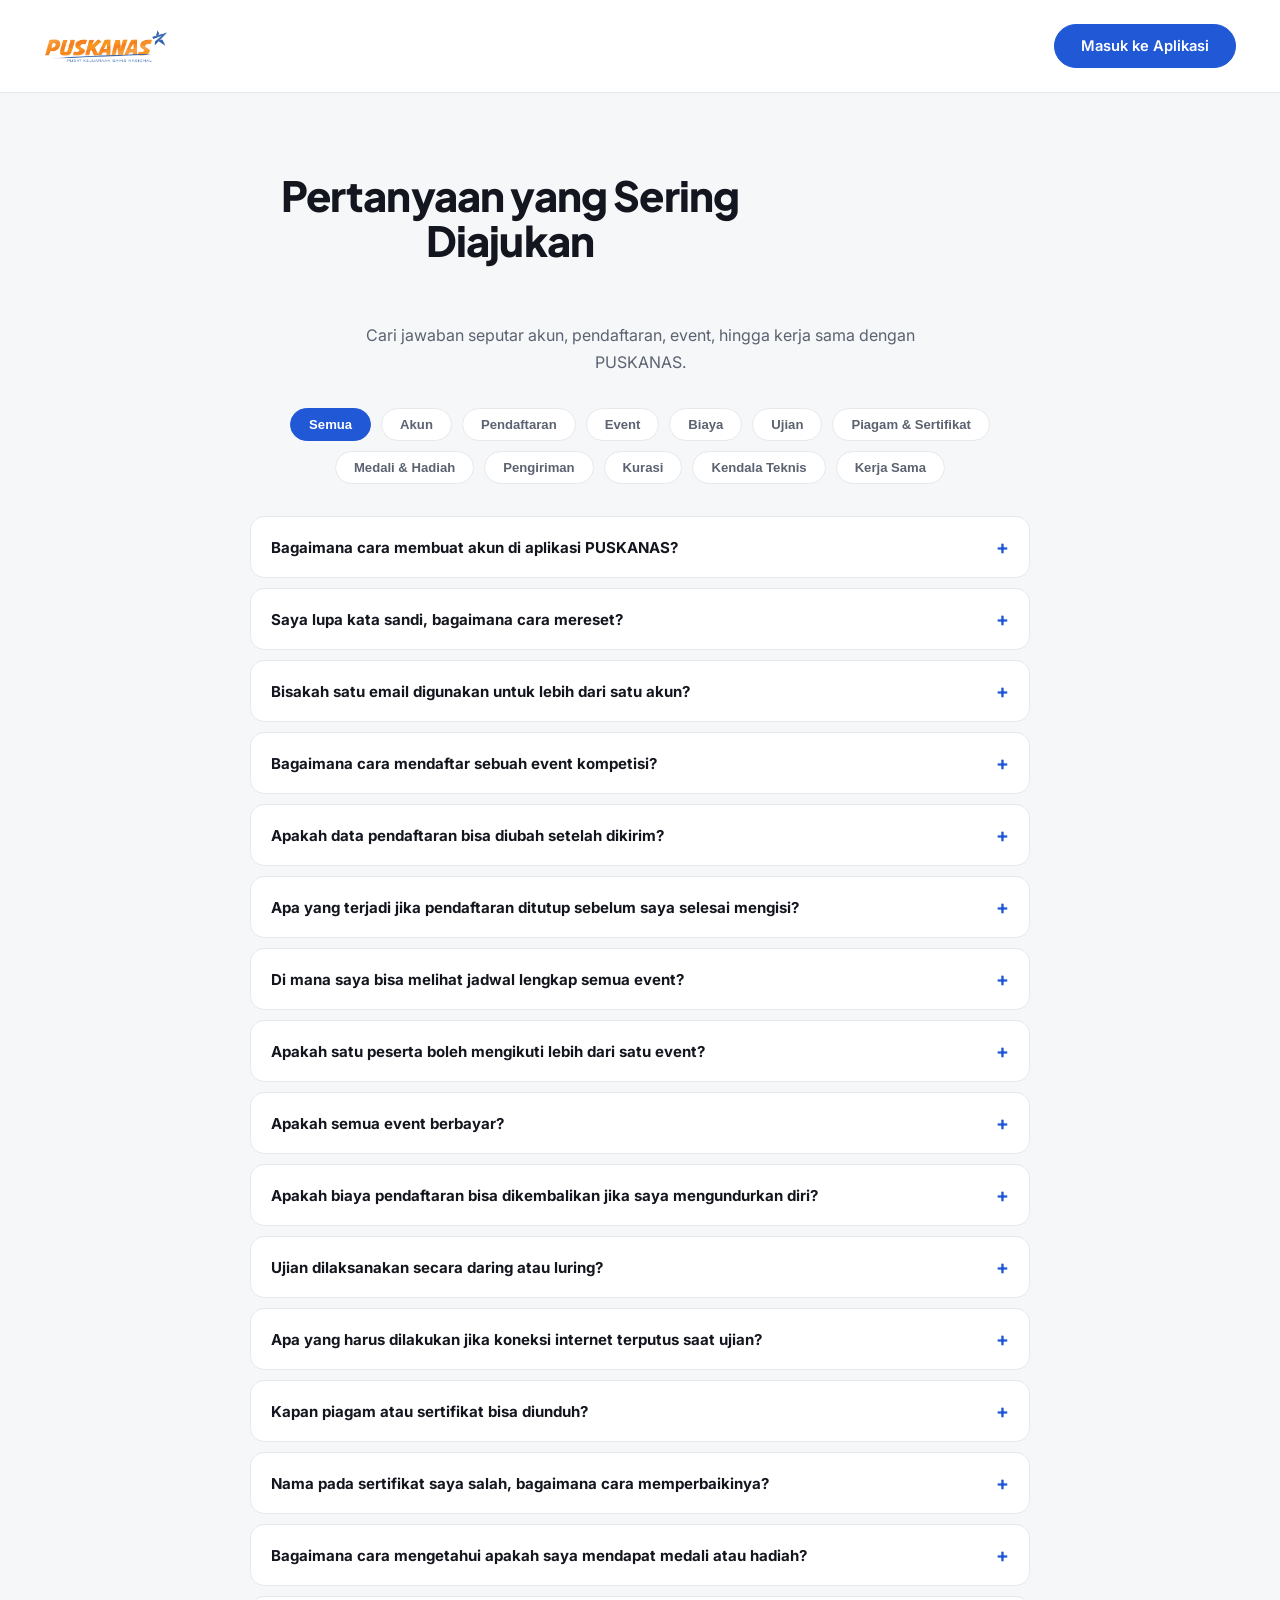
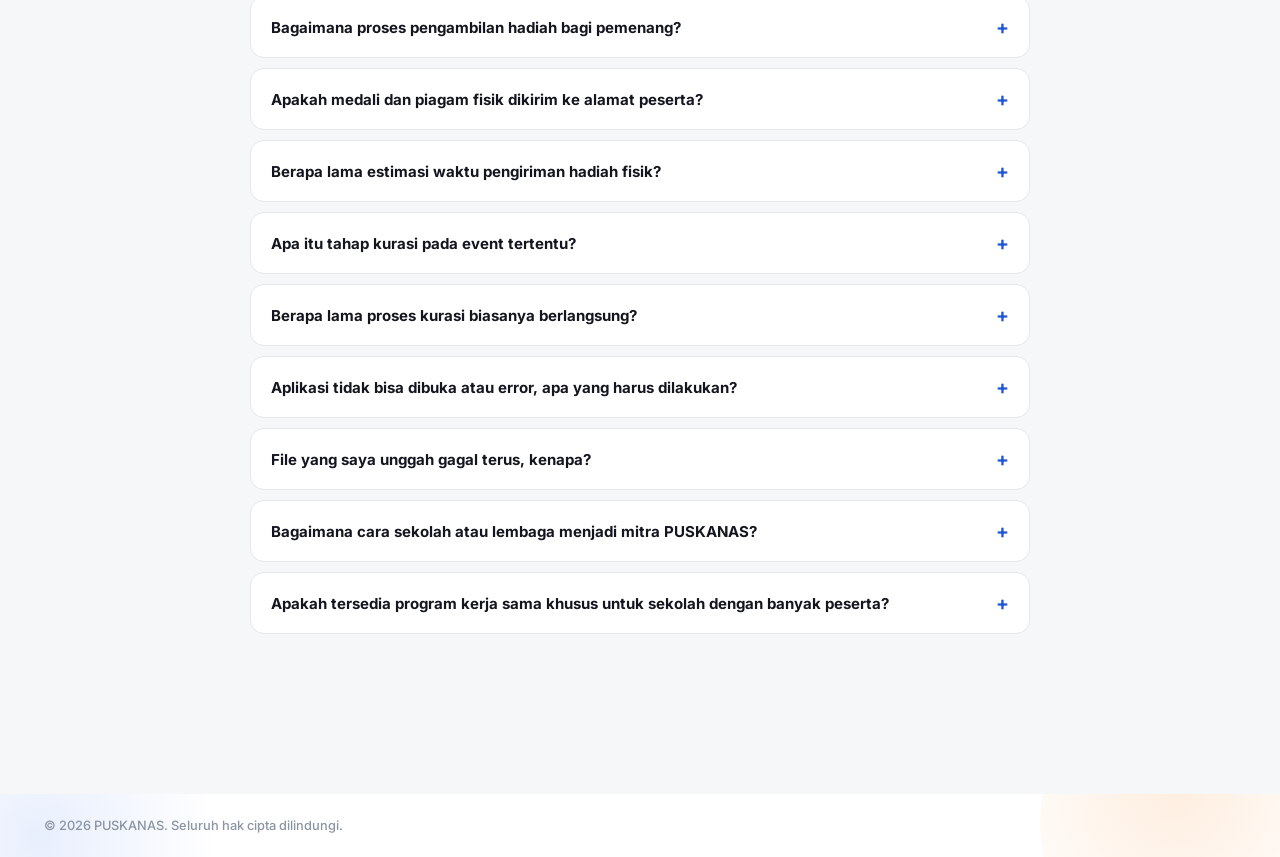
<file: faq.html>
<!DOCTYPE html>
<html lang="id">
<head>
<meta charset="UTF-8">
<meta name="viewport" content="width=device-width, initial-scale=1.0">
<title>FAQ — PUSKANAS</title>
<link rel="preconnect" href="https://fonts.googleapis.com">
<link rel="preconnect" href="https://fonts.gstatic.com" crossorigin>
<link href="https://fonts.googleapis.com/css2?family=Plus+Jakarta+Sans:wght@500;600;700;800&family=Inter:wght@400;500;600&display=swap" rel="stylesheet">
<link rel="stylesheet" href="style.css">
</head>
<body>
  <header>
    <div class="header-inner">
      <a href="index.html" class="logo"><img src="logo.png" alt="PUSKANAS — Pusat Kejuaraan Sains Nasional"></a>
      <nav></nav>
      <a href="https://app.puskanas.id/" class="btn-app" target="_blank" rel="noopener">Masuk ke Aplikasi</a>
    </div>
  </header>

  <div class="wrap">
    <section class="faq-page">
      <div class="faq-head">
        <h1>Pertanyaan yang Sering Diajukan</h1>
        <p>Cari jawaban seputar akun, pendaftaran, event, hingga kerja sama dengan PUSKANAS.</p>
      </div>

      <div class="testimoni-filter" id="faqFilter" role="group" aria-label="Saring FAQ berdasarkan kategori">
        <button type="button" class="testimoni-chip is-active" data-kategori="semua">Semua</button>
        <button type="button" class="testimoni-chip" data-kategori="akun">Akun</button>
        <button type="button" class="testimoni-chip" data-kategori="pendaftaran">Pendaftaran</button>
        <button type="button" class="testimoni-chip" data-kategori="event">Event</button>
        <button type="button" class="testimoni-chip" data-kategori="biaya">Biaya</button>
        <button type="button" class="testimoni-chip" data-kategori="ujian">Ujian</button>
        <button type="button" class="testimoni-chip" data-kategori="piagam">Piagam &amp; Sertifikat</button>
        <button type="button" class="testimoni-chip" data-kategori="medali">Medali &amp; Hadiah</button>
        <button type="button" class="testimoni-chip" data-kategori="pengiriman">Pengiriman</button>
        <button type="button" class="testimoni-chip" data-kategori="kurasi">Kurasi</button>
        <button type="button" class="testimoni-chip" data-kategori="teknis">Kendala Teknis</button>
        <button type="button" class="testimoni-chip" data-kategori="kerjasama">Kerja Sama</button>
      </div>

      <div class="faq-list" id="faqList"></div>

      <p class="testimoni-empty" id="faqEmpty" hidden>Belum ada pertanyaan untuk kategori ini.</p>
    </section>
  </div>

  <footer>
    <div class="footer-inner">
      <div class="footer-bottom">
        <p class="footer-copyright">© 2026 PUSKANAS. Seluruh hak cipta dilindungi.</p>
      </div>
    </div>
  </footer>

<script src="data-faq.js"></script>
<script src="faq.js"></script>
</body>
</html>
</file>
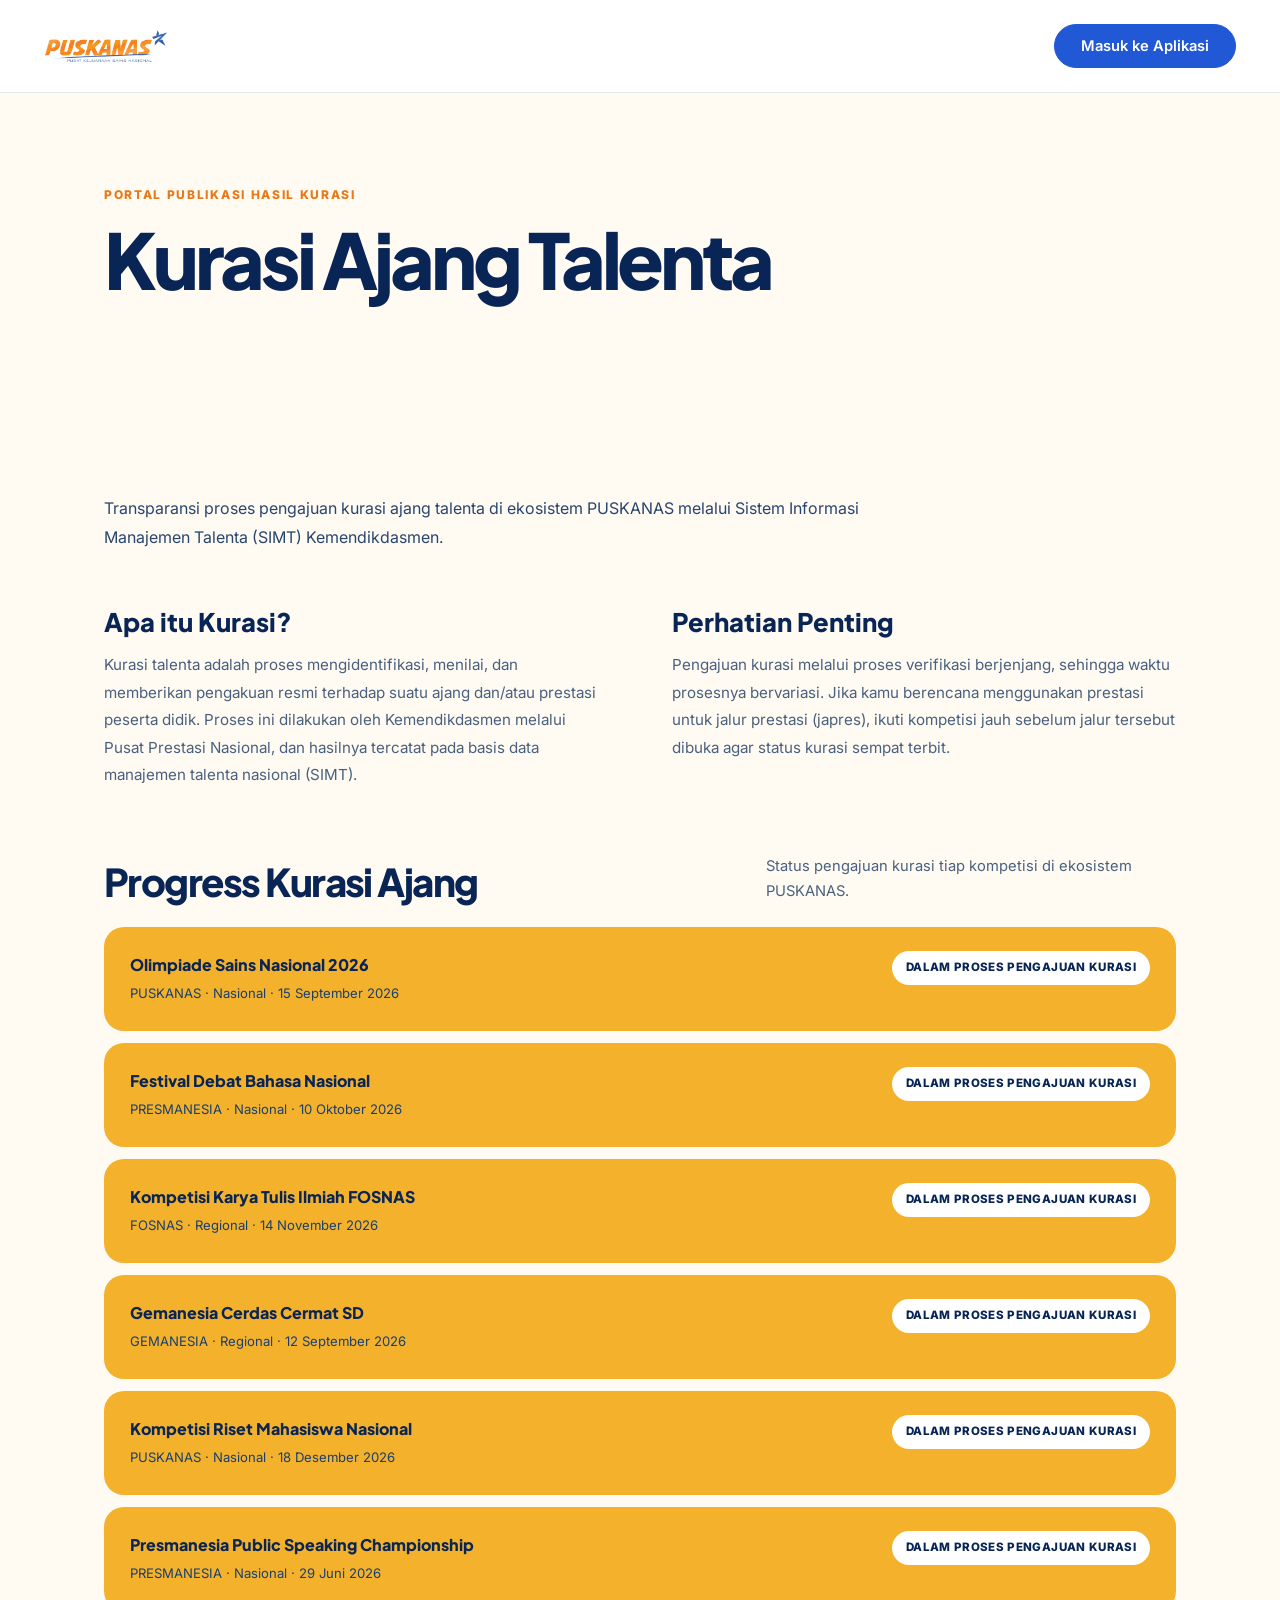
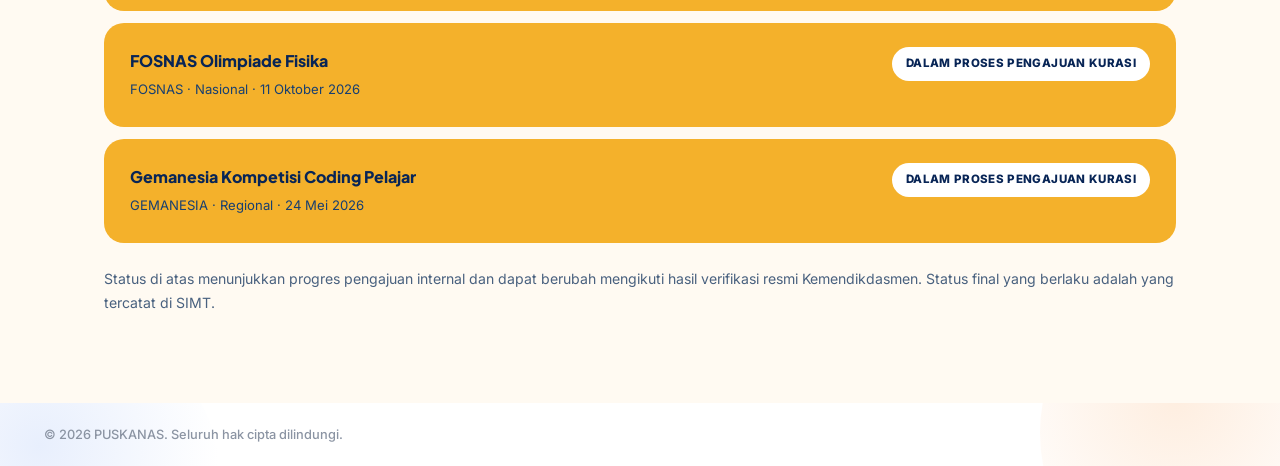
<file: kurasi.html>
<!doctype html>
<html lang="id">
  <head>
    <meta charset="UTF-8" />
    <meta name="viewport" content="width=device-width, initial-scale=1.0" />
    <title>Kurasi Ajang Talenta — PUSKANAS</title>
    <link rel="preconnect" href="https://fonts.googleapis.com" />
    <link rel="preconnect" href="https://fonts.gstatic.com" crossorigin />
    <link
      href="https://fonts.googleapis.com/css2?family=Plus+Jakarta+Sans:wght@500;600;700;800&family=Inter:wght@400;500;600&display=swap"
      rel="stylesheet"
    />
    <link rel="stylesheet" href="style.css" />

    <style>
      /* =====================================================
         KURASI MINIMALIS - HALAMAN KURASI
         Data dan struktur tetap. Hanya tampilan yang diubah.
         ===================================================== */
      body {
        background: #fffaf2;
        color: #082556;
      }

      .kurasi-page {
        width: min(100%, 1120px);
        margin-inline: auto;
        padding: clamp(56px, 7vw, 92px) 24px 88px;
      }

      .kurasi-hero {
        display: block;
        max-width: 900px;
        margin-bottom: 54px;
      }

      .kurasi-hero__copy,
      .kurasi-hero__summary {
        padding: 0;
        border: 0;
        border-radius: 0;
        background: transparent;
        box-shadow: none;
      }

      .kurasi-hero__copy {
        min-height: 0;
      }

      .kurasi-hero__copy::after {
        display: none;
      }

      .kurasi-eyebrow {
        display: inline-block;
        margin: 0 0 18px;
        padding: 0;
        border: 0;
        border-radius: 0;
        background: transparent;
        color: #e87918;
        font-size: 0.75rem;
        font-weight: 800;
        line-height: 1.4;
        letter-spacing: 0.14em;
        text-transform: uppercase;
      }

      .kurasi-hero h1 {
        max-width: 760px;
        margin: 0;
        color: #082556;
        font-family: "Plus Jakarta Sans", sans-serif;
        font-size: clamp(3rem, 6vw, 5.6rem);
        font-weight: 800;
        line-height: 0.98;
        letter-spacing: -0.055em;
      }

      .kurasi-hero__summary {
        margin-top: 24px;
      }

      .kurasi-hero__summary p {
        max-width: 820px;
        margin: 0;
        color: #29466f;
        font-size: 1rem;
        line-height: 1.82;
      }

      .kurasi-info-grid {
        display: grid;
        grid-template-columns: repeat(2, minmax(0, 1fr));
        gap: clamp(28px, 5vw, 68px);
        margin: 0 0 66px;
      }

      .kurasi-info-card,
      .kurasi-info-card.is-warning {
        padding: 0;
        border: 0;
        border-radius: 0;
        background: transparent;
        box-shadow: none;
      }

      .kurasi-info-card::before,
      .kurasi-info-card.is-warning::before {
        display: none;
      }

      .kurasi-info-card h2 {
        margin: 0 0 13px;
        color: #082556;
        font-family: "Plus Jakarta Sans", sans-serif;
        font-size: clamp(1.3rem, 2vw, 1.65rem);
        font-weight: 800;
        line-height: 1.25;
      }

      .kurasi-info-card p {
        margin: 0;
        color: #49617f;
        font-size: 0.95rem;
        line-height: 1.8;
      }

      .kurasi-list {
        margin: 0;
        padding: 0;
        border: 0;
        border-radius: 0;
        background: transparent;
        box-shadow: none;
      }

      .kurasi-list-head {
        display: grid;
        grid-template-columns: minmax(0, 1fr) minmax(260px, 0.65fr);
        align-items: end;
        gap: 32px;
        margin-bottom: 24px;
        padding: 0;
        border: 0;
      }

      .kurasi-list-head h2 {
        margin: 0;
        color: #082556;
        font-family: "Plus Jakarta Sans", sans-serif;
        font-size: clamp(1.85rem, 3vw, 2.7rem);
        font-weight: 800;
        line-height: 1.1;
        letter-spacing: -0.04em;
      }

      .kurasi-list-head p {
        margin: 0;
        color: #49617f;
        font-size: 0.92rem;
        line-height: 1.65;
      }

      .kurasi-table {
        display: grid;
        grid-template-columns: 1fr;
        gap: 12px;
      }

      .kurasi-row {
        display: grid;
        grid-template-columns: minmax(0, 1fr) auto;
        align-items: center;
        gap: 24px;
        min-width: 0;
        min-height: 104px;
        padding: 24px 26px;
        border: 0;
        border-radius: 20px;
        background: #f4b12b;
        box-shadow: none;
        transition:
          transform 180ms ease,
          background-color 180ms ease;
      }

      .kurasi-row::before {
        display: none;
      }

      .kurasi-row:hover {
        transform: translateY(-2px);
        background: #f0a91f;
        box-shadow: none;
      }

      .kurasi-row-title {
        margin: 0 0 7px;
        color: #082556;
        font-family: "Plus Jakarta Sans", sans-serif;
        font-size: 1rem;
        font-weight: 800;
        line-height: 1.42;
      }

      .kurasi-row-meta {
        color: #173f71;
        font-size: 0.82rem;
        line-height: 1.55;
      }

      .kurasi-status {
        justify-self: end;
        width: auto;
        max-width: 100%;
        min-height: 34px;
        display: inline-flex;
        align-items: center;
        padding: 9px 14px;
        border: 0;
        border-radius: 999px;
        background: #ffffff !important;
        color: #082556 !important;
        font-size: 0.72rem;
        font-weight: 800;
        line-height: 1.2;
        white-space: nowrap;
      }

      .kurasi-note {
        margin: 24px 0 0;
        padding: 0;
        border: 0;
        border-radius: 0;
        background: transparent;
        color: #49617f;
        font-size: 0.88rem;
        line-height: 1.72;
      }

      @media (max-width: 820px) {
        .kurasi-info-grid {
          grid-template-columns: 1fr;
          gap: 34px;
        }

        .kurasi-list-head {
          grid-template-columns: 1fr;
          gap: 10px;
        }
      }

      @media (max-width: 640px) {
        .kurasi-page {
          padding: 46px 16px 64px;
        }

        .kurasi-hero {
          margin-bottom: 44px;
        }

        .kurasi-hero h1 {
          font-size: clamp(2.7rem, 13vw, 4rem);
        }

        .kurasi-info-grid {
          margin-bottom: 52px;
        }

        .kurasi-row {
          grid-template-columns: 1fr;
          gap: 16px;
          min-height: 0;
          padding: 22px 20px;
          border-radius: 18px;
        }

        .kurasi-status {
          justify-self: start;
        }
      }

      @media (prefers-reduced-motion: reduce) {
        .kurasi-row {
          transition: none;
        }

        .kurasi-row:hover {
          transform: none;
        }
      }
    </style>
  </head>
  <body>
    <header>
      <div class="header-inner">
        <a href="index.html" class="logo"
          ><img src="logo.png" alt="PUSKANAS — Pusat Kejuaraan Sains Nasional"
        /></a>
        <nav></nav>
        <a
          href="https://app.puskanas.id/"
          class="btn-app"
          target="_blank"
          rel="noopener"
          >Masuk ke Aplikasi</a
        >
      </div>
    </header>

    <main class="kurasi-page">
      <section class="kurasi-hero">
        <div class="kurasi-hero__copy">
          <span class="kurasi-eyebrow">Portal Publikasi Hasil Kurasi</span>
          <h1>Kurasi Ajang Talenta</h1>
        </div>

        <div class="kurasi-hero__summary">
          <p>
            Transparansi proses pengajuan kurasi ajang talenta di ekosistem
            PUSKANAS melalui Sistem Informasi Manajemen Talenta (SIMT)
            Kemendikdasmen.
          </p>
        </div>
      </section>

      <section class="kurasi-info-grid">
        <article class="kurasi-info-card">
          <h2>Apa itu Kurasi?</h2>
          <p>
            Kurasi talenta adalah proses mengidentifikasi, menilai, dan
            memberikan pengakuan resmi terhadap suatu ajang dan/atau prestasi
            peserta didik. Proses ini dilakukan oleh Kemendikdasmen melalui
            Pusat Prestasi Nasional, dan hasilnya tercatat pada basis data
            manajemen talenta nasional (SIMT).
          </p>
        </article>

        <article class="kurasi-info-card is-warning">
          <h2>Perhatian Penting</h2>
          <p>
            Pengajuan kurasi melalui proses verifikasi berjenjang, sehingga
            waktu prosesnya bervariasi. Jika kamu berencana menggunakan prestasi
            untuk jalur prestasi (japres), ikuti kompetisi jauh sebelum jalur
            tersebut dibuka agar status kurasi sempat terbit.
          </p>
        </article>
      </section>

      <section class="kurasi-list">
        <div class="kurasi-list-head">
          <h2>Progress Kurasi Ajang</h2>
          <p>Status pengajuan kurasi tiap kompetisi di ekosistem PUSKANAS.</p>
        </div>

        <div class="kurasi-table" id="kurasiTable"></div>

        <p class="kurasi-note">
          Status di atas menunjukkan progres pengajuan internal dan dapat
          berubah mengikuti hasil verifikasi resmi Kemendikdasmen. Status final
          yang berlaku adalah yang tercatat di SIMT.
        </p>
      </section>
    </main>

    <footer>
      <div class="footer-inner">
        <div class="footer-bottom">
          <p class="footer-copyright">
            © 2026 PUSKANAS. Seluruh hak cipta dilindungi.
          </p>
        </div>
      </div>
    </footer>

    <script src="data-kompetisi.js"></script>
    <script src="kurasi.js"></script>
  </body>
</html>
</file>
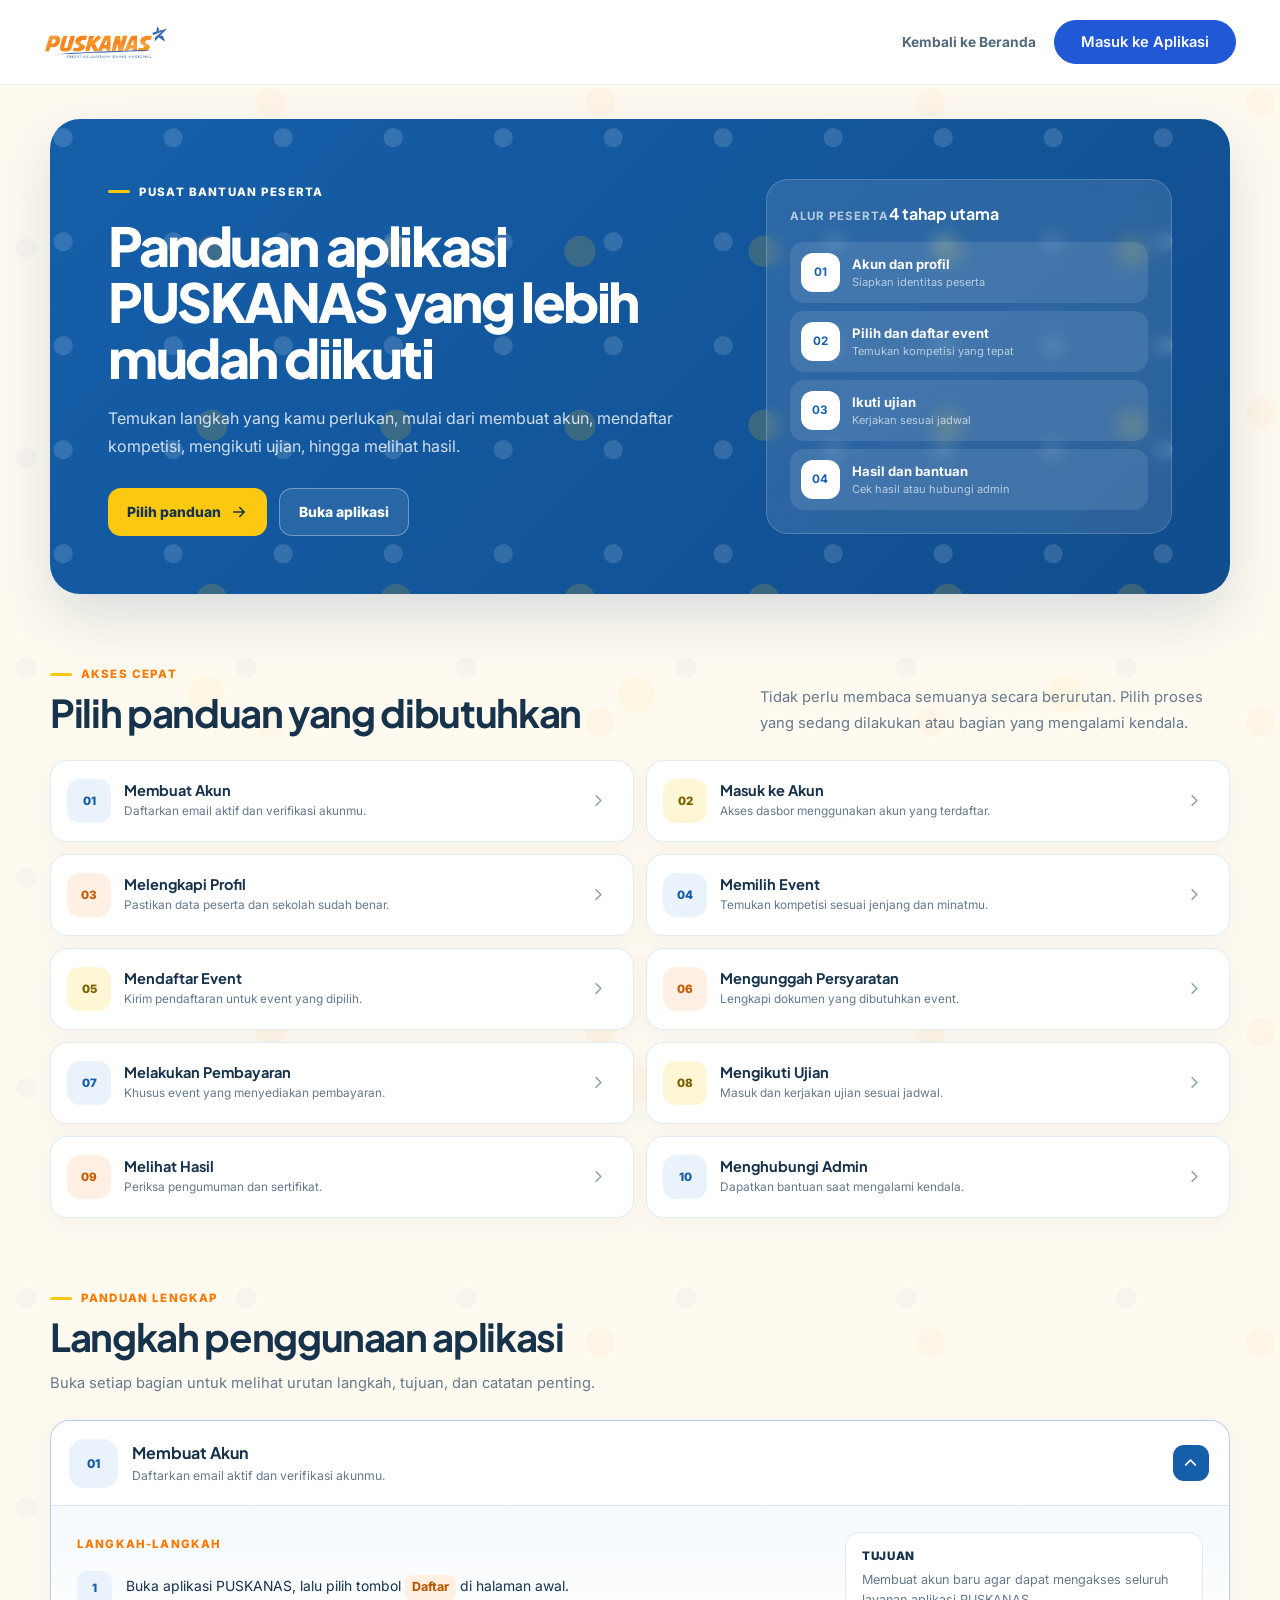
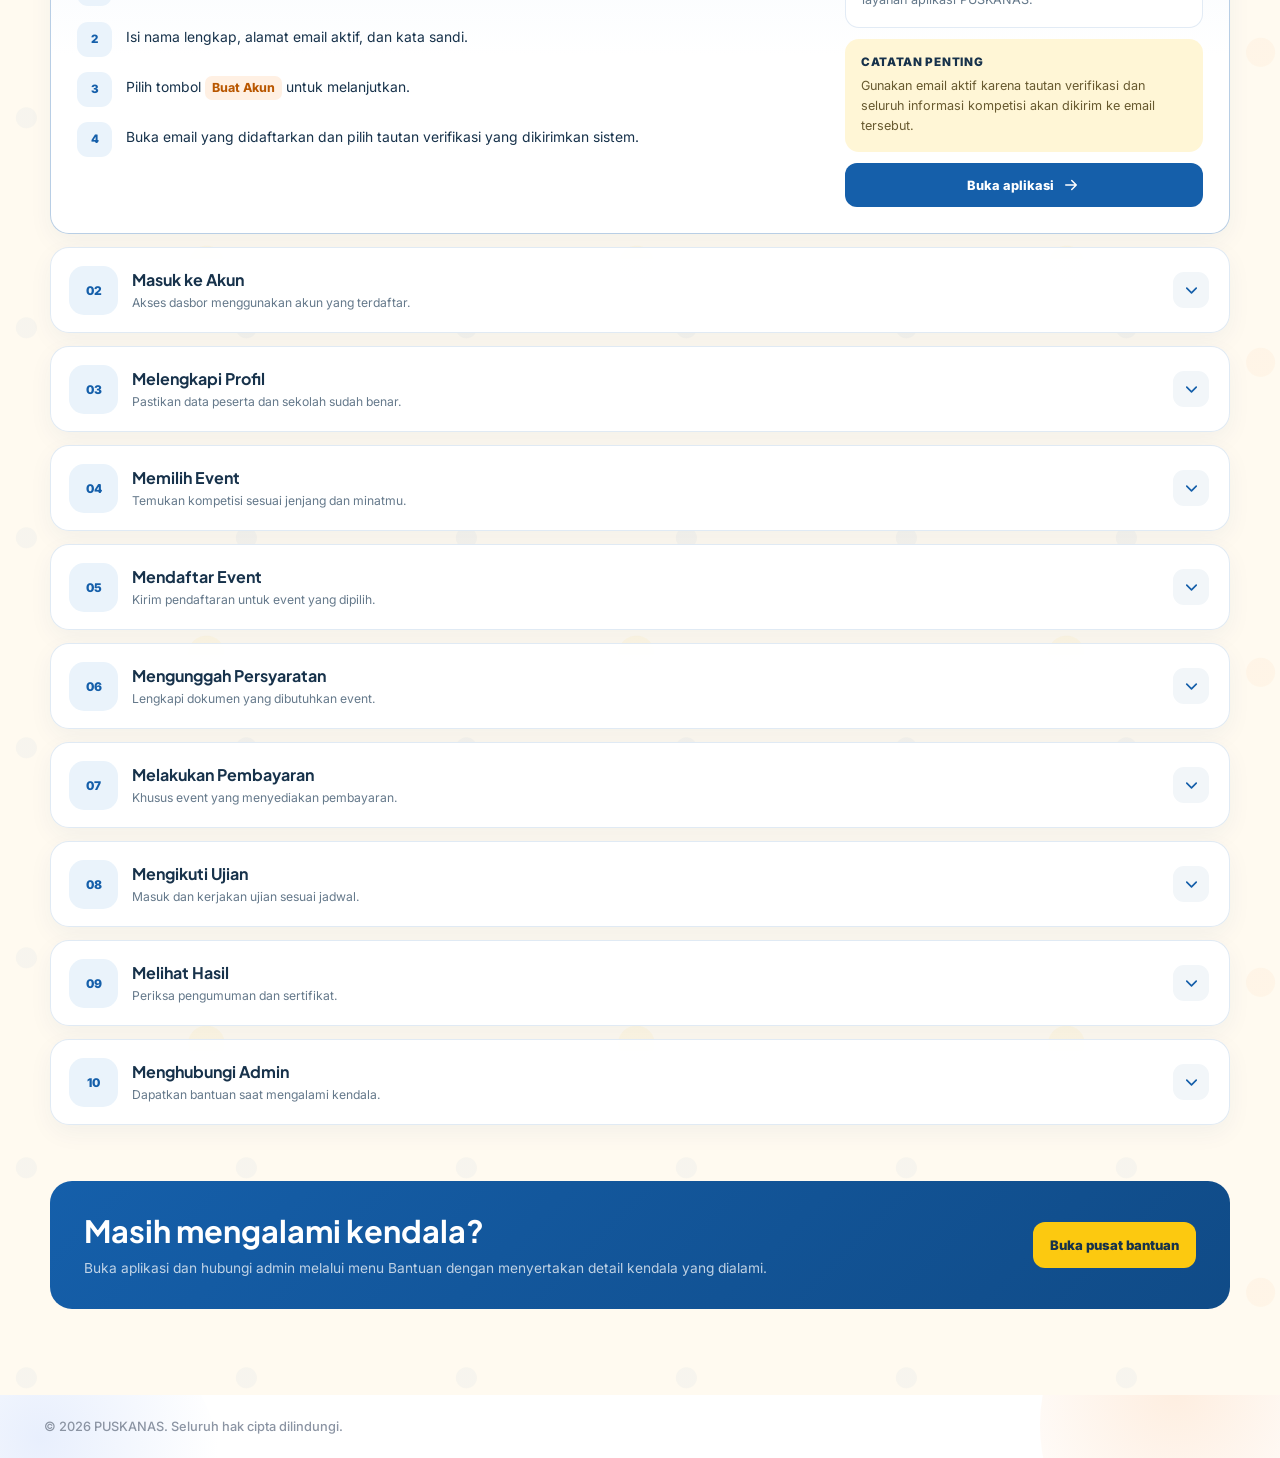
<file: panduan.html>
<!DOCTYPE html>
<html lang="id">
<head>
  <meta charset="UTF-8">
  <meta name="viewport" content="width=device-width, initial-scale=1.0">
  <meta name="description" content="Panduan penggunaan aplikasi PUSKANAS untuk peserta kompetisi.">
  <title>Panduan Peserta — PUSKANAS</title>
  <link rel="preconnect" href="https://fonts.googleapis.com">
  <link rel="preconnect" href="https://fonts.gstatic.com" crossorigin>
  <link href="https://fonts.googleapis.com/css2?family=Plus+Jakarta+Sans:wght@500;600;700;800&family=Inter:wght@400;500;600;700&display=swap" rel="stylesheet">
  <link rel="stylesheet" href="style.css">
</head>
<body class="guidev2-page">
  <header>
    <div class="header-inner">
      <a href="index.html" class="logo"><img src="logo.png" alt="PUSKANAS — Pusat Kejuaraan Sains Nasional"></a>
      <a class="guidev2-header-link" href="index.html">Kembali ke Beranda</a>
      <a href="https://app.puskanas.id/" class="btn-app" target="_blank" rel="noopener">Masuk ke Aplikasi</a>
    </div>
  </header>

  <main class="guidev2-shell">
    <section class="guidev2-hero" aria-labelledby="guidev2-title">
      <div class="guidev2-hero-copy">
        <span class="guidev2-eyebrow">Pusat Bantuan Peserta</span>
        <h1 id="guidev2-title">Panduan aplikasi PUSKANAS yang lebih mudah diikuti</h1>
        <p>Temukan langkah yang kamu perlukan, mulai dari membuat akun, mendaftar kompetisi, mengikuti ujian, hingga melihat hasil.</p>
        <div class="guidev2-actions">
          <a class="guidev2-primary" href="#daftar-panduan">Pilih panduan <svg viewBox="0 0 24 24" aria-hidden="true"><path d="M5 12h14M13 6l6 6-6 6"/></svg></a>
          <a class="guidev2-secondary" href="https://app.puskanas.id/" target="_blank" rel="noopener">Buka aplikasi</a>
        </div>
      </div>
      <aside class="guidev2-flow" aria-label="Ringkasan alur peserta">
        <div class="guidev2-flow-head"><div><span>Alur peserta</span><strong>4 tahap utama</strong></div></div>
        <div class="guidev2-flow-list">
          <div class="guidev2-flow-item"><b>01</b><div><strong>Akun dan profil</strong><small>Siapkan identitas peserta</small></div></div>
          <div class="guidev2-flow-item"><b>02</b><div><strong>Pilih dan daftar event</strong><small>Temukan kompetisi yang tepat</small></div></div>
          <div class="guidev2-flow-item"><b>03</b><div><strong>Ikuti ujian</strong><small>Kerjakan sesuai jadwal</small></div></div>
          <div class="guidev2-flow-item"><b>04</b><div><strong>Hasil dan bantuan</strong><small>Cek hasil atau hubungi admin</small></div></div>
        </div>
      </aside>
    </section>

    <section class="guidev2-section" id="daftar-panduan" aria-labelledby="guidev2-quick-title">
      <div class="guidev2-heading">
        <div><span class="guidev2-kicker">Akses cepat</span><h2 id="guidev2-quick-title">Pilih panduan yang dibutuhkan</h2></div>
        <p>Tidak perlu membaca semuanya secara berurutan. Pilih proses yang sedang dilakukan atau bagian yang mengalami kendala.</p>
      </div>
      <div class="guidev2-quick-grid"><a class="guidev2-quick" href="#akun"><span>01</span><div><strong>Membuat Akun</strong><small>Daftarkan email aktif dan verifikasi akunmu.</small></div><svg viewBox="0 0 24 24" aria-hidden="true"><path d="m9 18 6-6-6-6"/></svg></a>
<a class="guidev2-quick" href="#masuk"><span>02</span><div><strong>Masuk ke Akun</strong><small>Akses dasbor menggunakan akun yang terdaftar.</small></div><svg viewBox="0 0 24 24" aria-hidden="true"><path d="m9 18 6-6-6-6"/></svg></a>
<a class="guidev2-quick" href="#profil"><span>03</span><div><strong>Melengkapi Profil</strong><small>Pastikan data peserta dan sekolah sudah benar.</small></div><svg viewBox="0 0 24 24" aria-hidden="true"><path d="m9 18 6-6-6-6"/></svg></a>
<a class="guidev2-quick" href="#pilih-event"><span>04</span><div><strong>Memilih Event</strong><small>Temukan kompetisi sesuai jenjang dan minatmu.</small></div><svg viewBox="0 0 24 24" aria-hidden="true"><path d="m9 18 6-6-6-6"/></svg></a>
<a class="guidev2-quick" href="#daftar"><span>05</span><div><strong>Mendaftar Event</strong><small>Kirim pendaftaran untuk event yang dipilih.</small></div><svg viewBox="0 0 24 24" aria-hidden="true"><path d="m9 18 6-6-6-6"/></svg></a>
<a class="guidev2-quick" href="#unggah"><span>06</span><div><strong>Mengunggah Persyaratan</strong><small>Lengkapi dokumen yang dibutuhkan event.</small></div><svg viewBox="0 0 24 24" aria-hidden="true"><path d="m9 18 6-6-6-6"/></svg></a>
<a class="guidev2-quick" href="#bayar"><span>07</span><div><strong>Melakukan Pembayaran</strong><small>Khusus event yang menyediakan pembayaran.</small></div><svg viewBox="0 0 24 24" aria-hidden="true"><path d="m9 18 6-6-6-6"/></svg></a>
<a class="guidev2-quick" href="#ujian"><span>08</span><div><strong>Mengikuti Ujian</strong><small>Masuk dan kerjakan ujian sesuai jadwal.</small></div><svg viewBox="0 0 24 24" aria-hidden="true"><path d="m9 18 6-6-6-6"/></svg></a>
<a class="guidev2-quick" href="#hasil"><span>09</span><div><strong>Melihat Hasil</strong><small>Periksa pengumuman dan sertifikat.</small></div><svg viewBox="0 0 24 24" aria-hidden="true"><path d="m9 18 6-6-6-6"/></svg></a>
<a class="guidev2-quick" href="#admin"><span>10</span><div><strong>Menghubungi Admin</strong><small>Dapatkan bantuan saat mengalami kendala.</small></div><svg viewBox="0 0 24 24" aria-hidden="true"><path d="m9 18 6-6-6-6"/></svg></a></div>
    </section>

    <section class="guidev2-section" aria-labelledby="guidev2-content-title">
      <div class="guidev2-content-head"><span class="guidev2-kicker">Panduan lengkap</span><h2 id="guidev2-content-title">Langkah penggunaan aplikasi</h2><p>Buka setiap bagian untuk melihat urutan langkah, tujuan, dan catatan penting.</p></div>
      <div class="guidev2-list">
<details class="guidev2-item" id="akun" open>
  <summary>
    <span class="guidev2-number">01</span>
    <span class="guidev2-summary-copy"><strong>Membuat Akun</strong><small>Daftarkan email aktif dan verifikasi akunmu.</small></span>
    <span class="guidev2-chevron" aria-hidden="true"><svg viewBox="0 0 24 24"><path d="m6 9 6 6 6-6"/></svg></span>
  </summary>
  <div class="guidev2-body">
    <div class="guidev2-body-main">
      <span class="guidev2-label">Langkah-langkah</span>
      <ol class="guidev2-steps"><li>Buka aplikasi PUSKANAS, lalu pilih tombol <span class="guidev2-chip">Daftar</span> di halaman awal.</li>
<li>Isi nama lengkap, alamat email aktif, dan kata sandi.</li>
<li>Pilih tombol <span class="guidev2-chip">Buat Akun</span> untuk melanjutkan.</li>
<li>Buka email yang didaftarkan dan pilih tautan verifikasi yang dikirimkan sistem.</li></ol>
    </div>
    <aside class="guidev2-body-aside">
      <div class="guidev2-purpose"><span>Tujuan</span><p>Membuat akun baru agar dapat mengakses seluruh layanan aplikasi PUSKANAS.</p></div>
      <div class="guidev2-note"><span>Catatan penting</span><p>Gunakan email aktif karena tautan verifikasi dan seluruh informasi kompetisi akan dikirim ke email tersebut.</p></div>
      <a class="guidev2-open-app" href="https://app.puskanas.id/" target="_blank" rel="noopener">Buka aplikasi <svg viewBox="0 0 24 24" aria-hidden="true"><path d="M5 12h14M13 6l6 6-6 6"/></svg></a>
    </aside>
  </div>
</details>
<details class="guidev2-item" id="masuk">
  <summary>
    <span class="guidev2-number">02</span>
    <span class="guidev2-summary-copy"><strong>Masuk ke Akun</strong><small>Akses dasbor menggunakan akun yang terdaftar.</small></span>
    <span class="guidev2-chevron" aria-hidden="true"><svg viewBox="0 0 24 24"><path d="m6 9 6 6 6-6"/></svg></span>
  </summary>
  <div class="guidev2-body">
    <div class="guidev2-body-main">
      <span class="guidev2-label">Langkah-langkah</span>
      <ol class="guidev2-steps"><li>Buka aplikasi, lalu pilih tombol <span class="guidev2-chip">Masuk</span>.</li>
<li>Masukkan email dan kata sandi yang terdaftar.</li>
<li>Pilih tombol <span class="guidev2-chip">Masuk</span> untuk mengakses dasbor.</li></ol>
    </div>
    <aside class="guidev2-body-aside">
      <div class="guidev2-purpose"><span>Tujuan</span><p>Masuk ke akun yang sudah terdaftar untuk mengakses dasbor peserta.</p></div>
      <div class="guidev2-note"><span>Catatan penting</span><p>Jika lupa kata sandi, gunakan menu Lupa Kata Sandi pada halaman masuk dan jangan membuat akun baru.</p></div>
      <a class="guidev2-open-app" href="https://app.puskanas.id/" target="_blank" rel="noopener">Buka aplikasi <svg viewBox="0 0 24 24" aria-hidden="true"><path d="M5 12h14M13 6l6 6-6 6"/></svg></a>
    </aside>
  </div>
</details>
<details class="guidev2-item" id="profil">
  <summary>
    <span class="guidev2-number">03</span>
    <span class="guidev2-summary-copy"><strong>Melengkapi Profil</strong><small>Pastikan data peserta dan sekolah sudah benar.</small></span>
    <span class="guidev2-chevron" aria-hidden="true"><svg viewBox="0 0 24 24"><path d="m6 9 6 6 6-6"/></svg></span>
  </summary>
  <div class="guidev2-body">
    <div class="guidev2-body-main">
      <span class="guidev2-label">Langkah-langkah</span>
      <ol class="guidev2-steps"><li>Dari dasbor, buka menu <span class="guidev2-chip">Profil Saya</span>.</li>
<li>Isi data sekolah atau institusi, jenjang, dan nomor kontak yang aktif.</li>
<li>Unggah foto profil jika diperlukan.</li>
<li>Pilih tombol <span class="guidev2-chip">Simpan Profil</span>.</li></ol>
    </div>
    <aside class="guidev2-body-aside">
      <div class="guidev2-purpose"><span>Tujuan</span><p>Melengkapi data diri agar dapat mendaftar event dan menerima sertifikat dengan data yang benar.</p></div>
      <div class="guidev2-note"><span>Catatan penting</span><p>Pastikan nama dan sekolah ditulis sesuai dokumen resmi karena data tersebut digunakan pada sertifikat.</p></div>
      <a class="guidev2-open-app" href="https://app.puskanas.id/" target="_blank" rel="noopener">Buka aplikasi <svg viewBox="0 0 24 24" aria-hidden="true"><path d="M5 12h14M13 6l6 6-6 6"/></svg></a>
    </aside>
  </div>
</details>
<details class="guidev2-item" id="pilih-event">
  <summary>
    <span class="guidev2-number">04</span>
    <span class="guidev2-summary-copy"><strong>Memilih Event</strong><small>Temukan kompetisi sesuai jenjang dan minatmu.</small></span>
    <span class="guidev2-chevron" aria-hidden="true"><svg viewBox="0 0 24 24"><path d="m6 9 6 6 6-6"/></svg></span>
  </summary>
  <div class="guidev2-body">
    <div class="guidev2-body-main">
      <span class="guidev2-label">Langkah-langkah</span>
      <ol class="guidev2-steps"><li>Buka menu <span class="guidev2-chip">Kompetisi</span> pada dasbor.</li>
<li>Gunakan filter jenjang, bidang, atau brand penyelenggara.</li>
<li>Pilih salah satu event untuk membuka informasi lengkap.</li>
<li>Periksa jadwal dan persyaratan sebelum melanjutkan.</li></ol>
    </div>
    <aside class="guidev2-body-aside">
      <div class="guidev2-purpose"><span>Tujuan</span><p>Menemukan dan memilih event kompetisi yang sesuai dengan jenjang serta minat peserta.</p></div>
      <div class="guidev2-note"><span>Catatan penting</span><p>Perhatikan batas akhir pendaftaran karena setiap event dan brand dapat memiliki jadwal yang berbeda.</p></div>
      <a class="guidev2-open-app" href="https://app.puskanas.id/" target="_blank" rel="noopener">Buka aplikasi <svg viewBox="0 0 24 24" aria-hidden="true"><path d="M5 12h14M13 6l6 6-6 6"/></svg></a>
    </aside>
  </div>
</details>
<details class="guidev2-item" id="daftar">
  <summary>
    <span class="guidev2-number">05</span>
    <span class="guidev2-summary-copy"><strong>Mendaftar Event</strong><small>Kirim pendaftaran untuk event yang dipilih.</small></span>
    <span class="guidev2-chevron" aria-hidden="true"><svg viewBox="0 0 24 24"><path d="m6 9 6 6 6-6"/></svg></span>
  </summary>
  <div class="guidev2-body">
    <div class="guidev2-body-main">
      <span class="guidev2-label">Langkah-langkah</span>
      <ol class="guidev2-steps"><li>Pada halaman detail event, pilih <span class="guidev2-chip">Daftar Sekarang</span>.</li>
<li>Periksa kembali data profil yang tampil.</li>
<li>Setujui syarat dan ketentuan event.</li>
<li>Pilih tombol <span class="guidev2-chip">Kirim Pendaftaran</span>.</li></ol>
    </div>
    <aside class="guidev2-body-aside">
      <div class="guidev2-purpose"><span>Tujuan</span><p>Mendaftarkan diri sebagai peserta pada event yang sudah dipilih.</p></div>
      <div class="guidev2-note"><span>Catatan penting</span><p>Periksa kembali seluruh data sebelum dikirim agar tidak terjadi kesalahan pada data peserta.</p></div>
      <a class="guidev2-open-app" href="https://app.puskanas.id/" target="_blank" rel="noopener">Buka aplikasi <svg viewBox="0 0 24 24" aria-hidden="true"><path d="M5 12h14M13 6l6 6-6 6"/></svg></a>
    </aside>
  </div>
</details>
<details class="guidev2-item" id="unggah">
  <summary>
    <span class="guidev2-number">06</span>
    <span class="guidev2-summary-copy"><strong>Mengunggah Persyaratan</strong><small>Lengkapi dokumen yang dibutuhkan event.</small></span>
    <span class="guidev2-chevron" aria-hidden="true"><svg viewBox="0 0 24 24"><path d="m6 9 6 6 6-6"/></svg></span>
  </summary>
  <div class="guidev2-body">
    <div class="guidev2-body-main">
      <span class="guidev2-label">Langkah-langkah</span>
      <ol class="guidev2-steps"><li>Buka menu <span class="guidev2-chip">Persyaratan</span> pada halaman pendaftaran.</li>
<li>Pilih <span class="guidev2-chip">Unggah File</span> pada setiap jenis dokumen.</li>
<li>Pilih file dari perangkat dan tunggu sampai statusnya terunggah.</li>
<li>Pilih tombol <span class="guidev2-chip">Simpan</span> setelah semua dokumen lengkap.</li></ol>
    </div>
    <aside class="guidev2-body-aside">
      <div class="guidev2-purpose"><span>Tujuan</span><p>Melengkapi dokumen persyaratan yang diminta oleh event.</p></div>
      <div class="guidev2-note"><span>Catatan penting</span><p>Perhatikan format dan ukuran maksimal file yang tertera pada setiap kolom unggahan.</p></div>
      <a class="guidev2-open-app" href="https://app.puskanas.id/" target="_blank" rel="noopener">Buka aplikasi <svg viewBox="0 0 24 24" aria-hidden="true"><path d="M5 12h14M13 6l6 6-6 6"/></svg></a>
    </aside>
  </div>
</details>
<details class="guidev2-item" id="bayar">
  <summary>
    <span class="guidev2-number">07</span>
    <span class="guidev2-summary-copy"><strong>Melakukan Pembayaran</strong><small>Khusus event yang menyediakan pembayaran.</small></span>
    <span class="guidev2-chevron" aria-hidden="true"><svg viewBox="0 0 24 24"><path d="m6 9 6 6 6-6"/></svg></span>
  </summary>
  <div class="guidev2-body">
    <div class="guidev2-body-main">
      <span class="guidev2-label">Langkah-langkah</span>
      <ol class="guidev2-steps"><li>Buka menu <span class="guidev2-chip">Pembayaran</span> pada halaman pendaftaran.</li>
<li>Pilih metode pembayaran yang tersedia.</li>
<li>Pilih <span class="guidev2-chip">Bayar Sekarang</span> dan ikuti instruksi.</li>
<li>Tunggu hingga status pembayaran berubah menjadi Lunas.</li></ol>
    </div>
    <aside class="guidev2-body-aside">
      <div class="guidev2-purpose"><span>Tujuan</span><p>Menyelesaikan biaya pendaftaran untuk event berbayar jika fitur tersebut tersedia.</p></div>
      <div class="guidev2-note"><span>Catatan penting</span><p>Simpan bukti pembayaran. Apabila status belum berubah setelah 1x24 jam, hubungi admin.</p></div>
      <a class="guidev2-open-app" href="https://app.puskanas.id/" target="_blank" rel="noopener">Buka aplikasi <svg viewBox="0 0 24 24" aria-hidden="true"><path d="M5 12h14M13 6l6 6-6 6"/></svg></a>
    </aside>
  </div>
</details>
<details class="guidev2-item" id="ujian">
  <summary>
    <span class="guidev2-number">08</span>
    <span class="guidev2-summary-copy"><strong>Mengikuti Ujian</strong><small>Masuk dan kerjakan ujian sesuai jadwal.</small></span>
    <span class="guidev2-chevron" aria-hidden="true"><svg viewBox="0 0 24 24"><path d="m6 9 6 6 6-6"/></svg></span>
  </summary>
  <div class="guidev2-body">
    <div class="guidev2-body-main">
      <span class="guidev2-label">Langkah-langkah</span>
      <ol class="guidev2-steps"><li>Buka menu <span class="guidev2-chip">Ujian Saya</span> beberapa menit sebelum jadwal.</li>
<li>Pilih <span class="guidev2-chip">Mulai Ujian</span> saat status ujian aktif.</li>
<li>Kerjakan soal sesuai waktu yang tersedia.</li>
<li>Pilih <span class="guidev2-chip">Kumpulkan Jawaban</span> sebelum waktu habis.</li></ol>
    </div>
    <aside class="guidev2-body-aside">
      <div class="guidev2-purpose"><span>Tujuan</span><p>Mengikuti sesi ujian kompetisi secara daring sesuai jadwal yang ditetapkan.</p></div>
      <div class="guidev2-note"><span>Catatan penting</span><p>Pastikan koneksi internet stabil. Jangan menutup aplikasi atau memuat ulang halaman selama ujian.</p></div>
      <a class="guidev2-open-app" href="https://app.puskanas.id/" target="_blank" rel="noopener">Buka aplikasi <svg viewBox="0 0 24 24" aria-hidden="true"><path d="M5 12h14M13 6l6 6-6 6"/></svg></a>
    </aside>
  </div>
</details>
<details class="guidev2-item" id="hasil">
  <summary>
    <span class="guidev2-number">09</span>
    <span class="guidev2-summary-copy"><strong>Melihat Hasil</strong><small>Periksa pengumuman dan sertifikat.</small></span>
    <span class="guidev2-chevron" aria-hidden="true"><svg viewBox="0 0 24 24"><path d="m6 9 6 6 6-6"/></svg></span>
  </summary>
  <div class="guidev2-body">
    <div class="guidev2-body-main">
      <span class="guidev2-label">Langkah-langkah</span>
      <ol class="guidev2-steps"><li>Buka menu <span class="guidev2-chip">Hasil</span> pada dasbor peserta.</li>
<li>Pilih event yang ingin dilihat hasilnya.</li>
<li>Pilih <span class="guidev2-chip">Lihat Sertifikat</span> apabila fitur sertifikat sudah tersedia.</li></ol>
    </div>
    <aside class="guidev2-body-aside">
      <div class="guidev2-purpose"><span>Tujuan</span><p>Melihat hasil dan status setelah pengumuman resmi diterbitkan.</p></div>
      <div class="guidev2-note"><span>Catatan penting</span><p>Hasil hanya tampil setelah tanggal pengumuman resmi. Pantau juga halaman Papan Pengumuman.</p></div>
      <a class="guidev2-open-app" href="https://app.puskanas.id/" target="_blank" rel="noopener">Buka aplikasi <svg viewBox="0 0 24 24" aria-hidden="true"><path d="M5 12h14M13 6l6 6-6 6"/></svg></a>
    </aside>
  </div>
</details>
<details class="guidev2-item" id="admin">
  <summary>
    <span class="guidev2-number">10</span>
    <span class="guidev2-summary-copy"><strong>Menghubungi Admin</strong><small>Dapatkan bantuan saat mengalami kendala.</small></span>
    <span class="guidev2-chevron" aria-hidden="true"><svg viewBox="0 0 24 24"><path d="m6 9 6 6 6-6"/></svg></span>
  </summary>
  <div class="guidev2-body">
    <div class="guidev2-body-main">
      <span class="guidev2-label">Langkah-langkah</span>
      <ol class="guidev2-steps"><li>Buka menu <span class="guidev2-chip">Bantuan</span> pada dasbor peserta.</li>
<li>Pilih <span class="guidev2-chip">Hubungi Admin</span> dan tentukan kanal yang tersedia.</li>
<li>Sertakan nama, event yang diikuti, dan detail kendala agar dapat diperiksa lebih cepat.</li></ol>
    </div>
    <aside class="guidev2-body-aside">
      <div class="guidev2-purpose"><span>Tujuan</span><p>Mendapatkan bantuan langsung dari admin apabila mengalami kendala.</p></div>
      <div class="guidev2-note"><span>Catatan penting</span><p>Periksa halaman FAQ terlebih dahulu karena jawaban untuk kendala umum mungkin sudah tersedia.</p></div>
      <a class="guidev2-open-app" href="https://app.puskanas.id/" target="_blank" rel="noopener">Buka aplikasi <svg viewBox="0 0 24 24" aria-hidden="true"><path d="M5 12h14M13 6l6 6-6 6"/></svg></a>
    </aside>
  </div>
</details></div>
    </section>

    <section class="guidev2-help" aria-label="Bantuan peserta">
      <div><h2>Masih mengalami kendala?</h2><p>Buka aplikasi dan hubungi admin melalui menu Bantuan dengan menyertakan detail kendala yang dialami.</p></div>
      <a href="https://app.puskanas.id/" target="_blank" rel="noopener">Buka pusat bantuan</a>
    </section>
  </main>

  <footer><div class="footer-inner"><div class="footer-bottom"><p class="footer-copyright">© 2026 PUSKANAS. Seluruh hak cipta dilindungi.</p></div></div></footer>
</body>
</html>
</file>
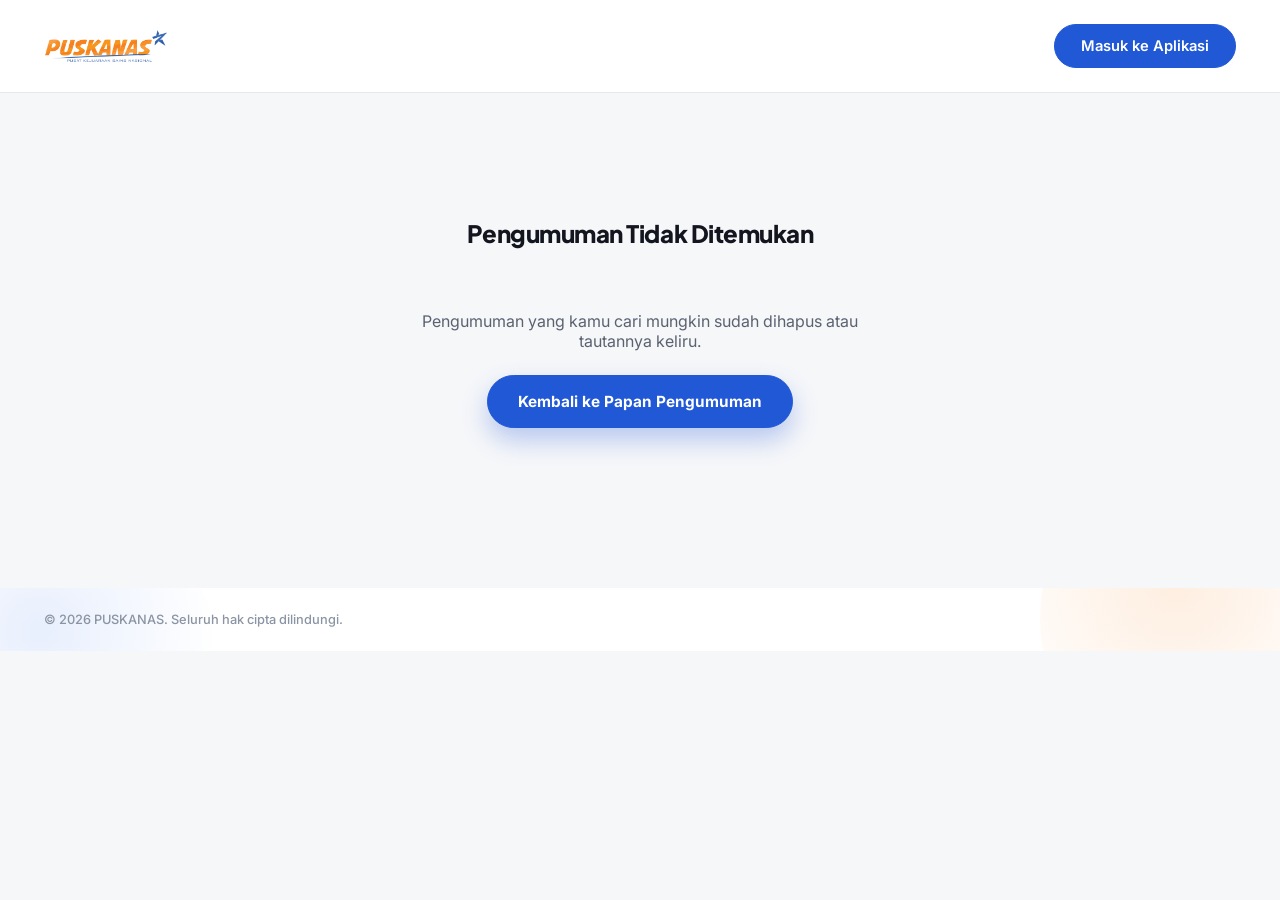
<file: pengumuman.html>
<!doctype html>
<html lang="id">
  <head>
    <meta charset="UTF-8" />
    <meta name="viewport" content="width=device-width, initial-scale=1.0" />
    <title>Detail Pengumuman — PUSKANAS</title>
    <link rel="preconnect" href="https://fonts.googleapis.com" />
    <link rel="preconnect" href="https://fonts.gstatic.com" crossorigin />
    <link
      href="https://fonts.googleapis.com/css2?family=Plus+Jakarta+Sans:wght@500;600;700;800&family=Inter:wght@400;500;600&display=swap"
      rel="stylesheet"
    />
    <link rel="stylesheet" href="style.css" />
  </head>
  <body>
    <header>
      <div class="header-inner">
        <a href="index.html" class="logo"
          ><img src="logo.png" alt="PUSKANAS — Pusat Kejuaraan Sains Nasional"
        /></a>
        <nav></nav>
        <a
          href="https://app.puskanas.id/"
          class="btn-app"
          target="_blank"
          rel="noopener"
          >Masuk ke Aplikasi</a>
      </div>
    </header>

    <div class="wrap">
      <div class="pengumuman-notfound" id="notFound" hidden>
        <h1>Pengumuman Tidak Ditemukan</h1>
        <p>
          Pengumuman yang kamu cari mungkin sudah dihapus atau tautannya keliru.
        </p>
        <a href="index.html#papan-pengumuman" class="btn-primary"
          >Kembali ke Papan Pengumuman</a
        >
      </div>

      <article class="pengumuman-detail" id="detailContent" hidden>
        <a href="index.html#papan-pengumuman" class="pengumuman-back"
          >&larr; Kembali ke Papan Pengumuman</a
        >

        <div class="pengumuman-meta">
          <span id="badge" class="papan-badge"></span>
          <time id="tanggal"></time>
        </div>

        <h1 id="judul"></h1>

        <div class="pengumuman-brand-row">
          <span id="brandInisial" class="pengumuman-brand-badge"></span>
          <div>
            <div id="brand" class="pengumuman-brand-name"></div>
            <div class="pengumuman-brand-label">Penyelenggara</div>
          </div>
        </div>

        <p id="isi" class="pengumuman-isi"></p>
      </article>
    </div>

    <footer>
      <div class="footer-inner">
        <div class="footer-bottom">
          <p class="footer-copyright">
            © 2026 PUSKANAS. Seluruh hak cipta dilindungi.
          </p>
        </div>
      </div>
    </footer>

    <script src="data-pengumuman.js"></script>
    <script src="pengumuman.js"></script>
  </body>
</html>
</file>
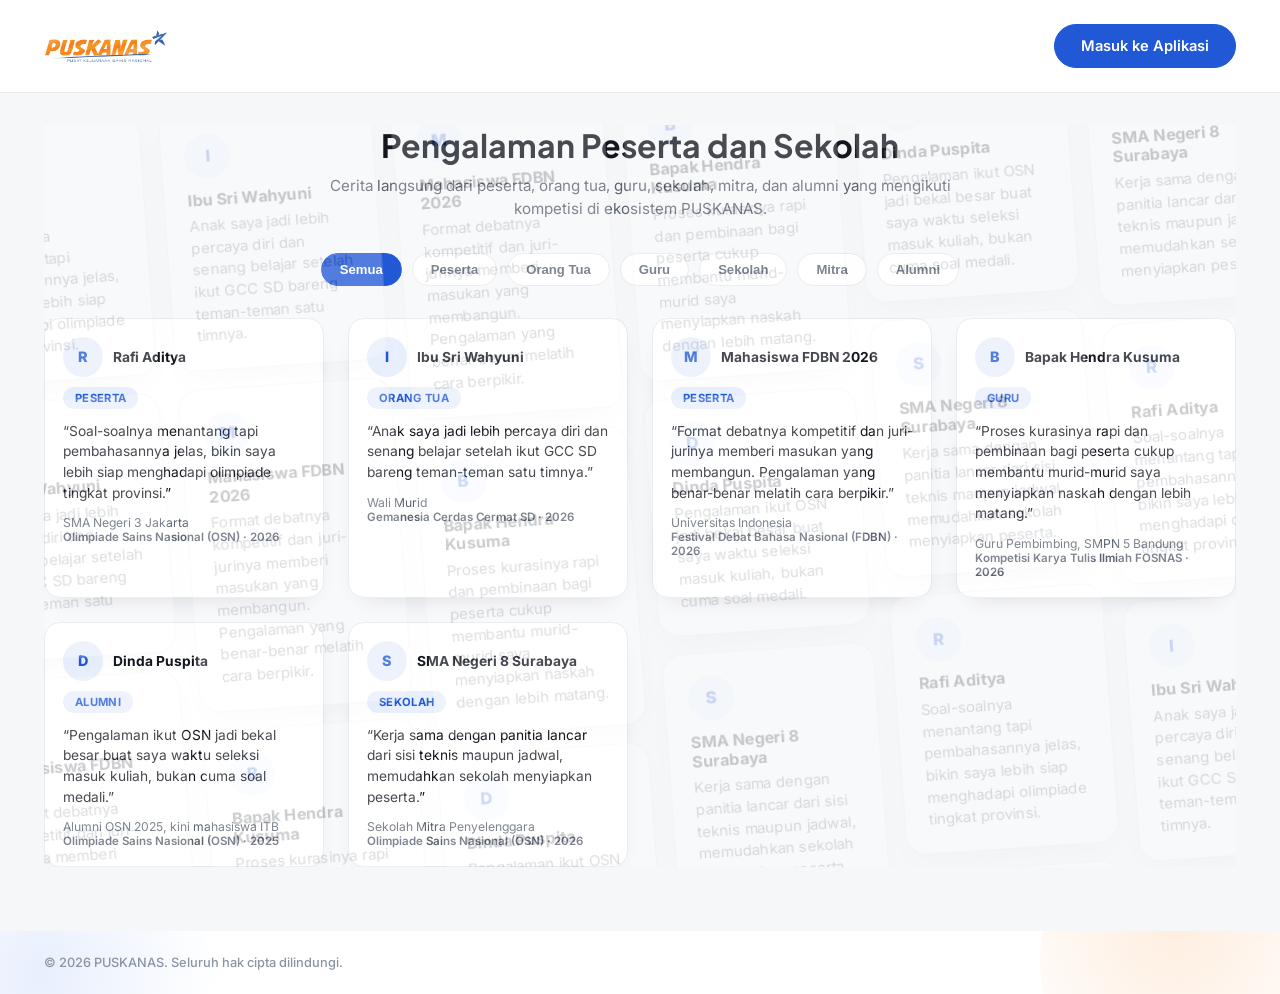
<file: testimoni.html>
<!DOCTYPE html>
<html lang="id">
<head>
<meta charset="UTF-8">
<meta name="viewport" content="width=device-width, initial-scale=1.0">
<title>Testimoni Peserta — PUSKANAS</title>
<link rel="preconnect" href="https://fonts.googleapis.com">
<link rel="preconnect" href="https://fonts.gstatic.com" crossorigin>
<link href="https://fonts.googleapis.com/css2?family=Plus+Jakarta+Sans:wght@500;600;700;800&family=Inter:wght@400;500;600&display=swap" rel="stylesheet">
<link rel="stylesheet" href="style.css">
</head>
<body>
  <header>
    <div class="header-inner">
      <a href="index.html" class="logo"><img src="logo.png" alt="PUSKANAS — Pusat Kejuaraan Sains Nasional"></a>
      <nav></nav>
      <a href="https://app.puskanas.id/" class="btn-app" target="_blank" rel="noopener">Masuk ke Aplikasi</a>
    </div>
  </header>

  <div class="wrap">
    <section class="testimoni-page">
      <div class="testimoni-bg" id="testimoniBg" aria-hidden="true"></div>
      <div class="testimoni-head">
        <h2>Pengalaman Peserta dan Sekolah</h2>
        <p>Cerita langsung dari peserta, orang tua, guru, sekolah, mitra, dan alumni yang mengikuti kompetisi di ekosistem PUSKANAS.</p>
      </div>

      <div class="testimoni-filter" id="testimoniFilter" role="group" aria-label="Saring testimoni berdasarkan sumber">
        <button type="button" class="testimoni-chip is-active" data-sumber="semua">Semua</button>
        <button type="button" class="testimoni-chip" data-sumber="peserta">Peserta</button>
        <button type="button" class="testimoni-chip" data-sumber="orangtua">Orang Tua</button>
        <button type="button" class="testimoni-chip" data-sumber="guru">Guru</button>
        <button type="button" class="testimoni-chip" data-sumber="sekolah">Sekolah</button>
        <button type="button" class="testimoni-chip" data-sumber="mitra">Mitra</button>
        <button type="button" class="testimoni-chip" data-sumber="alumni">Alumni</button>
      </div>

      <div class="testimoni-grid" id="testimoniGrid"></div>

      <p class="testimoni-empty" id="testimoniEmpty" hidden>Belum ada testimoni untuk kategori ini.</p>
    </section>
  </div>

  <footer>
    <div class="footer-inner">
      <div class="footer-bottom">
        <p class="footer-copyright">© 2026 PUSKANAS. Seluruh hak cipta dilindungi.</p>
      </div>
    </div>
  </footer>

<script src="data-testimoni.js"></script>
<script src="testimoni.js"></script>
</body>
</html>
</file>
<file: style.css>
:root {
  --blue-700: #173c8a;
  --blue-600: #2158d6;
  --blue-100: #e8effd;
  --orange-500: #fd8100;
  --orange-600: #fd9f3f;
  --orange-100: #feeee0;
  --ink-900: #14161f;
  --body-600: #5b6270;
  --bg: #f6f7f9;
  --white: #ffffff;
  --line: #e6e8ec;
  --red-600: #c0362c;
  --red-100: #fbe4e2;
}

* {
  box-sizing: border-box;
  margin: 0;
  padding: 0;
}
body {
  font-family: "Inter", sans-serif;
  background: var(--bg);
  color: var(--ink-900);
  -webkit-font-smoothing: antialiased;
}

.wrap {
  max-width: 1360px;
  margin: 0 auto;
  padding: 32px 44px 64px;
}

/* ---------- Information Bar (marquee) ---------- */
.info-bar {
  background: var(--ink-900);
  color: #f4f5f7;
  overflow: hidden;
  white-space: nowrap;
  position: relative;
  width: 100%;
}
.info-track {
  display: inline-flex;
  width: max-content;
  padding: 10px 0;
  animation: marquee 32s linear infinite;
}
/* marquee tetap berjalan meski kursor diarahkan ke atasnya */
.info-item {
  display: inline-flex;
  align-items: center;
  gap: 9px;
  font-size: 0.8rem;
  font-weight: 500;
  padding: 0 34px;
  letter-spacing: 0.01em;
}
.info-item .dot {
  width: 6px;
  height: 6px;
  border-radius: 50%;
  background: var(--orange-500);
  flex-shrink: 0;
}
@keyframes marquee {
  from {
    transform: translateX(0);
  }
  to {
    transform: translateX(-50%);
  }
}
@media (prefers-reduced-motion: reduce) {
  .info-track {
    animation: none;
  }
}

/* ---------- Header ---------- */
header {
  position: sticky;
  top: 0;
  z-index: 40;
  width: 100%;
  background: #ffffff;
  backdrop-filter: none;
  -webkit-backdrop-filter: none;
  border-bottom: 1px solid var(--line);
}
.header-inner {
  max-width: 1360px;
  margin: 0 auto;
  padding: 24px 44px;
  display: flex;
  align-items: center;
  justify-content: space-between;
}
.logo {
  display: flex;
  align-items: center;
}
.logo img {
  height: 34px;
  width: auto;
  display: block;
}
nav {
  flex: 1;
} /* menu dikosongkan sesuai arahan */
.btn-app {
  background: var(--blue-600);
  color: var(--white);
  font-weight: 600;
  font-size: 0.92rem;
  padding: 12px 26px;
  border-radius: 999px;
  text-decoration: none;
  border: 1px solid var(--blue-600);
  transition:
    transform 0.15s ease,
    box-shadow 0.15s ease;
}
.btn-app:hover {
  transform: translateY(-1px);
  box-shadow: 0 10px 20px rgba(33, 88, 214, 0.28);
}

/* ---------- Hero grid ---------- */
.hero {
  display: grid;
  grid-template-columns: minmax(300px, 460px) 1fr;
  gap: 24px;
  align-items: center;
}

h1 {
  font-family: "Plus Jakarta Sans", sans-serif;
  font-weight: 800;
  font-size: clamp(2.3rem, 3.2vw + 1rem, 3.5rem);
  line-height: 1.08;
  letter-spacing: -0.02em;
  color: var(--ink-900);
  max-width: 520px;
  margin-bottom: 26px;
  min-height: calc(3 * 1.08em);
}
h1 .hl {
  color: var(--orange-600);
}

/* decorative + functional slide indicator, styled after reference's mixed pill/dot row */
.indicator {
  display: flex;
  align-items: center;
  gap: 8px;
  margin-bottom: 26px;
}
.indicator .seg {
  height: 12px;
  border-radius: 999px;
  background: var(--ink-900);
  cursor: pointer;
  transition: all 0.2s ease;
}
.indicator .seg.active {
  width: 38px;
  background: var(--orange-500);
}
.indicator .seg:not(.active) {
  width: 12px;
  opacity: 0.85;
}

p.lede {
  font-size: 1.04rem;
  line-height: 1.65;
  color: var(--body-600);
  max-width: 440px;
  margin-bottom: 34px;
  min-height: 3.3em;
}

.btn-primary {
  display: inline-block;
  background: var(--blue-600);
  color: var(--white);
  font-weight: 700;
  font-size: 0.96rem;
  padding: 16px 30px;
  border-radius: 999px;
  text-decoration: none;
  border: 1px solid var(--blue-600);
  box-shadow: 0 12px 26px rgba(33, 88, 214, 0.3);
  transition: transform 0.15s ease;
}
.btn-primary:hover {
  transform: translateY(-2px);
}

/* ---------- Visual column ---------- */
.visual {
  position: relative;
  min-height: 520px;
  display: flex;
  align-items: center;
  justify-content: center;
}

.photo-slot {
  position: absolute;
  width: 500px;
  height: 500px;
  left: calc(50% - 255px);
  top: 0;
  z-index: 2;
  border-radius: 20px;
  overflow: hidden;
}
.photo-img {
  position: absolute;
  inset: 0;
  width: 100%;
  height: 100%;
  object-fit: cover;
  opacity: 0;
  transition: opacity 0.35s ease;
}
.photo-img.is-visible {
  opacity: 1;
}
.hero-fade {
  transition: opacity 0.25s ease, transform 0.25s ease;
}
.hero-fade.is-switching {
  opacity: 0;
  transform: translateY(8px);
}
.photo-placeholder {
  position: absolute;
  inset: 0;
  border: 2px dashed #c7cdd6;
  border-radius: 20px;
  background: #eef0f3;
  display: flex;
  flex-direction: column;
  align-items: center;
  justify-content: center;
  gap: 10px;
  color: #8b94a3;
  text-align: center;
  padding: 20px;
  transition: opacity 0.25s ease;
}
.photo-placeholder.is-hidden {
  opacity: 0;
  pointer-events: none;
}
.photo-placeholder svg {
  width: 40px;
  height: 40px;
  stroke: #8b94a3;
}
.photo-placeholder p {
  font-size: 0.85rem;
  font-weight: 600;
  max-width: 230px;
  line-height: 1.4;
}
.photo-placeholder span {
  font-size: 0.72rem;
  color: #a7aeb9;
}

/* Panel "Ekosistem Brand": animasi orbit tampil menggantikan foto/placeholder di slide ini saja */
#brandOrbit {
  position: absolute;
  inset: 0;
  z-index: 3;
  opacity: 0;
  pointer-events: none;
  transition: opacity 0.35s ease;
}
#brandOrbit.is-active {
  opacity: 1;
  pointer-events: auto;
}

/* photoImg.src diisi otomatis oleh JS sesuai slide aktif (assets/images/hero-1.png, hero-2.png, hero-3.png).
     Jika file belum ada, kotak placeholder di atas tetap tampil sebagai penanda. */

/* pill cluster, top right — sekaligus berfungsi sebagai saklar slide */
.pill-stack {
  position: absolute;
  top: 10px;
  right: 4px;
  display: flex;
  flex-direction: column;
  align-items: flex-end;
  gap: 12px;
  z-index: 3;
}
.pill {
  display: inline-flex;
  align-items: center;
  gap: 9px;
  font-family: "Inter", sans-serif;
  font-size: 0.85rem;
  font-weight: 600;
  padding: 11px 22px 11px 16px;
  border-radius: 999px;
  white-space: nowrap;
  border: 1.5px solid transparent;
  cursor: pointer;
  transition: all 0.2s ease;
}
.pill .dot {
  width: 20px;
  height: 20px;
  border-radius: 50%;
  display: flex;
  align-items: center;
  justify-content: center;
  flex-shrink: 0;
  transition: all 0.2s ease;
}
.pill .dot svg {
  width: 11px;
  height: 11px;
}
.pill.outline {
  background: var(--white);
  color: var(--body-600);
  border-color: var(--line);
  box-shadow: 0 2px 6px rgba(20, 22, 31, 0.04);
}
.pill.outline .dot {
  background: var(--bg);
}
.pill.outline .dot svg {
  stroke: var(--body-600);
}
.pill.outline:hover {
  border-color: var(--orange-500);
  color: var(--ink-900);
  transform: translateX(-2px);
}
.pill.active {
  background: var(--orange-500);
  color: var(--white);
  box-shadow: 0 10px 22px -6px rgba(219, 127, 44, 0.55);
  transform: translateX(-4px);
}
.pill.active .dot {
  background: rgba(255, 255, 255, 0.25);
}
.pill.active .dot svg {
  stroke: var(--white);
}

/* floating info card, overlapping bottom of blob — like Interactive Engagement */
.float-card {
  position: absolute;
  right: -8px;
  bottom: 150px;
  width: 236px;
  background: var(--white);
  border-radius: 16px;
  padding: 16px 16px 15px;
  box-shadow: 0 18px 36px -10px rgba(20, 22, 31, 0.18);
  z-index: 4;
}
.float-card .row {
  display: flex;
  align-items: center;
  gap: 10px;
  margin-bottom: 9px;
}
.float-card .ic {
  width: 32px;
  height: 32px;
  border-radius: 9px;
  background: var(--orange-100);
  display: flex;
  align-items: center;
  justify-content: center;
  flex-shrink: 0;
}
.float-card .ic svg {
  width: 17px;
  height: 17px;
}
.float-card h4 {
  font-family: "Plus Jakarta Sans", sans-serif;
  font-size: 0.9rem;
  font-weight: 700;
  color: var(--ink-900);
  line-height: 1.2;
}
.float-card p {
  font-size: 0.77rem;
  line-height: 1.5;
  color: var(--body-600);
}

/* ---------- Footer ---------- */
footer {
  background: var(--white);
    
  position: relative;
  overflow: hidden;
}
footer::before {
  content: "";
  position: absolute;
  top: -140px;
  right: -100px;
  width: 340px;
  height: 340px;
  border-radius: 50%;
  background: radial-gradient(
    circle at 40% 40%,
    var(--orange-100),
    transparent 70%
  );
  pointer-events: none;
}
footer::after {
  content: "";
  position: absolute;
  bottom: -160px;
  left: -80px;
  width: 300px;
  height: 300px;
  border-radius: 50%;
  background: radial-gradient(
    circle at 40% 40%,
    var(--blue-100),
    transparent 70%
  );
  pointer-events: none;
}

.footer-inner {
  max-width: 1360px;
  margin: 0 auto;
  padding: 0 44px;
  position: relative;
  z-index: 1;
}

/* CTA full-width di atas, supaya tidak ada mismatch tinggi dengan kolom lain */
.footer-cta {
  padding: 64px 0 48px;
  border-bottom: 1px solid var(--line);
  display: flex;
  align-items: center;
  justify-content: space-between;
  gap: 32px;
  flex-wrap: wrap;
}
.footer-heading {
  font-family: "Plus Jakarta Sans", sans-serif;
  font-weight: 800;
  font-size: clamp(1.7rem, 2.4vw + 1rem, 2.6rem);
  line-height: 1.15;
  letter-spacing: -0.02em;
  color: var(--ink-900);
  max-width: 560px;
}
.footer-heading .hl {
  color: var(--orange-600);
}

/* grid link, pakai fr supaya selalu pas mengikuti lebar container */
.footer-links-grid {
  display: grid;
  grid-template-columns: 1.3fr repeat(5, 1fr);
  gap: 28px;
  padding: 48px 0;
  border-bottom: 1px solid var(--line);
}
.footer-col-brand {
  padding-right: 12px;
}
.footer-logo {
  display: block;
  height: 24px;
  width: auto;
  margin-bottom: 14px;
}
.footer-col-brand p {
  color: var(--body-600);
  font-size: 0.86rem;
  line-height: 1.6;
  max-width: 230px;
}

.footer-col h4 {
  font-family: "Plus Jakarta Sans", sans-serif;
  font-size: 0.78rem;
  font-weight: 700;
  letter-spacing: 0.03em;
  text-transform: uppercase;
  color: var(--body-600);
  margin-bottom: 16px;
}
.footer-col ul {
  list-style: none;
  display: flex;
  flex-direction: column;
  gap: 11px;
}
.footer-col a {
  color: var(--ink-900);
  text-decoration: none;
  font-weight: 600;
  font-size: 0.87rem;
  transition: color 0.15s ease;
}
.footer-col a:hover {
  color: var(--orange-500);
}
.footer-col a.is-active {
  color: var(--orange-500);
}

.footer-social {
  display: flex;
  gap: 10px;
  margin-top: 18px;
}
.footer-social a {
  width: 34px;
  height: 34px;
  border-radius: 50%;
  background: var(--bg);
  border: 1px solid var(--line);
  display: flex;
  align-items: center;
  justify-content: center;
  color: var(--ink-900);
  transition:
    background 0.15s ease,
    color 0.15s ease,
    transform 0.15s ease;
}
.footer-social a:hover {
  background: var(--blue-600);
  color: var(--white);
  transform: translateY(-2px);
}
.footer-social svg {
  width: 15px;
  height: 15px;
}

.footer-bottom {
  padding: 24px 0;
}
.footer-copyright {
  font-size: 0.8rem;
  color: #8b94a3;
  font-weight: 500;
}

@media (max-width: 1050px) {
  .footer-links-grid {
    grid-template-columns: repeat(3, 1fr);
    row-gap: 36px;
  }
  .footer-col-brand {
    grid-column: 1 / -1;
    padding-right: 0;
  }
  .footer-col-brand p {
    max-width: 420px;
  }
}
@media (max-width: 640px) {
  .footer-inner {
    padding: 0 24px;
  }
  .footer-cta {
    flex-direction: column;
    align-items: flex-start;
    padding: 48px 0 36px;
  }
  .footer-links-grid {
    grid-template-columns: 1fr 1fr;
  }
}

/* ---------- Filter Kompetisi ---------- */
.komp-filter {
  background: var(--white);
  padding-top: 30px;
}
.komp-filter-inner {
  max-width: 1360px;
  margin: 0 auto;
}
.komp-filter-inner h2 {
  font-family: "Plus Jakarta Sans", sans-serif;
  margin: 40px;
  font-weight: 800;
  font-size: clamp(1.7rem, 2.4vw + 1rem, 2.3rem);
  color: var(--ink-900);
  margin-bottom: 12px;
}
.komp-filter-inner > p {
  margin: 40px;
  color: var(--body-600);
  font-size: 0.95rem;
  max-width: 600px;
  margin-bottom: 32px;
}

.komp-cta-secondary {
  color: var(--blue-600);
  text-align: center;
  text-decoration: none;
  font-weight: 600;
  font-size: 0.86rem;
  padding: 10px 18px;
  border: 1px solid var(--line);
  border-radius: 12px;
  transition:
    border-color 0.2s ease,
    transform 0.2s ease;
}
.komp-cta-secondary:hover {
  border-color: var(--blue-600);
  transform: translateY(-2px);
}

@media (prefers-reduced-motion: reduce) {
  .komp-cta-secondary {
    transition: none;
  }
  .komp-cta-secondary:hover {
    transform: none;
  }
}

@media (max-width: 640px) {
  .komp-filter-inner {
    padding: 56px 24px;
  }
}

/* ---------- Papan Pengumuman ---------- */
.papan-pengumuman {
  background: var(--bg);
}
.papan-inner {
  max-width: 1360px;
  margin: 0 auto;
  padding: 70px 44px;
}
.papan-head {
  display: flex;
  align-items: flex-end;
  justify-content: space-between;
  gap: 24px;
  margin-bottom: 32px;
}
.papan-head h2 {
  font-family: "Plus Jakarta Sans", sans-serif;
  font-weight: 800;
  font-size: clamp(1.7rem, 2.4vw + 1rem, 2.3rem);
  color: var(--ink-900);
  margin-bottom: 12px;
}
.papan-head > div > p {
  color: var(--body-600);
  font-size: 0.95rem;
  max-width: 600px;
}
.papan-nav {
  display: flex;
  gap: 10px;
  flex-shrink: 0;
}
.papan-nav-btn {
  width: 42px;
  height: 42px;
  border-radius: 50%;
  flex-shrink: 0;
  background: var(--white);
  color: var(--blue-600);
  border: 1px solid var(--line);
  display: flex;
  align-items: center;
  justify-content: center;
  cursor: pointer;
  transition:
    background 0.2s ease,
    color 0.2s ease,
    border-color 0.2s ease;
}
.papan-nav-btn:hover {
  background: var(--blue-600);
  color: var(--white);
  border-color: var(--blue-600);
}

.papan-marquee {
  overflow: hidden;
  width: 100%;
  cursor: grab;
  touch-action: pan-y;
  user-select: none;
}
.papan-marquee.is-dragging {
  cursor: grabbing;
}
.papan-marquee.is-dragging .papan-card {
  pointer-events: none;
}
.papan-track {
  display: flex;
  width: max-content;
  gap: 24px;
  will-change: transform;
}
.papan-card {
  flex: 0 0 320px;
  width: 320px;
  border: 1px solid var(--line);
  border-radius: 20px;
  background: var(--white);
  box-shadow: 0 14px 32px -20px rgba(20, 22, 31, 0.22);
  padding: 22px;
  display: flex;
  flex-direction: column;
  transition:
    transform 0.25s ease,
    border-color 0.25s ease,
    box-shadow 0.25s ease;
}
.papan-badge {
  display: inline-block;
  align-self: flex-start;
  font-size: 0.72rem;
  font-weight: 700;
  padding: 4px 12px;
  border-radius: 999px;
  margin-bottom: 14px;
  text-transform: uppercase;
  letter-spacing: 0.03em;
}
.papan-badge.is-penting {
  background: var(--red-100);
  color: var(--red-600);
}
.papan-badge.is-informasi {
  background: var(--blue-100);
  color: var(--blue-600);
}
.papan-badge.is-pengingat {
  background: var(--orange-100);
  color: var(--orange-600);
}
.papan-badge.is-selesai {
  background: #e7e9ed;
  color: #6b7280;
}
.papan-badge.is-segera {
  background: var(--orange-100);
  color: var(--orange-600);
}
.papan-date {
  color: var(--body-600);
  font-size: 0.78rem;
  font-weight: 600;
  margin-bottom: 8px;
}
.papan-card h3 {
  font-family: "Plus Jakarta Sans", sans-serif;
  font-weight: 700;
  font-size: 1.05rem;
  color: var(--ink-900);
  margin-bottom: 10px;
  line-height: 1.35;
}
.papan-ringkasan {
  color: var(--body-600);
  font-size: 0.86rem;
  line-height: 1.5;
  margin-bottom: 16px;
}
.papan-brand {
  align-self: flex-start;
  font-size: 0.72rem;
  font-weight: 700;
  color: var(--body-600);
  border: 1px solid var(--line);
  border-radius: 999px;
  padding: 3px 12px;
  margin-bottom: 16px;
}
.papan-card .komp-cta-secondary {
  margin-top: auto;
}

@media (hover: hover) and (pointer: fine) {
  .papan-card:hover {
    transform: translateY(-6px);
    border-color: var(--orange-500);
    box-shadow: 0 22px 44px -18px rgba(20, 22, 31, 0.3);
  }
}
@media (prefers-reduced-motion: reduce) {
  .papan-card {
    transition: none;
  }
  .papan-card:hover {
    transform: none;
  }
}

@media (max-width: 640px) {
  .papan-inner {
    padding: 56px 24px;
  }
  .papan-head {
    flex-wrap: wrap;
  }
  .papan-card {
    width: 260px;
  }
}

/* ---------- Detail Pengumuman ---------- */
.pengumuman-back {
  display: inline-flex;
  align-items: center;
  gap: 6px;
  color: var(--blue-600);
  text-decoration: none;
  font-weight: 600;
  font-size: 0.86rem;
  margin: 32px 0 28px;
}
.pengumuman-back:hover {
  text-decoration: underline;
}
.pengumuman-detail {
  max-width: 720px;
  margin: 0 auto;
  padding-bottom: 96px;
}
.pengumuman-meta {
  display: flex;
  align-items: center;
  gap: 14px;
  flex-wrap: wrap;
  margin-bottom: 18px;
}
.pengumuman-detail h1 {
  font-family: "Plus Jakarta Sans", sans-serif;
  font-weight: 800;
  font-size: clamp(1.6rem, 2vw + 1rem, 2.4rem);
  line-height: 1.3;
  color: var(--ink-900);
  margin-bottom: 22px;
}
.pengumuman-brand-row {
  display: flex;
  align-items: center;
  gap: 12px;
  padding-bottom: 28px;
  margin-bottom: 28px;
  border-bottom: 1px solid var(--line);
}
.pengumuman-brand-badge {
  width: 40px;
  height: 40px;
  border-radius: 50%;
  background: var(--blue-100);
  color: var(--blue-600);
  display: flex;
  align-items: center;
  justify-content: center;
  font-weight: 800;
  font-size: 0.9rem;
}
.pengumuman-brand-name {
  font-weight: 700;
  font-size: 0.92rem;
  color: var(--ink-900);
}
.pengumuman-brand-label {
  font-size: 0.78rem;
  color: var(--body-600);
}
.pengumuman-isi {
  color: var(--body-600);
  font-size: 1.02rem;
  line-height: 1.85;
  white-space: pre-line;
}
.pengumuman-notfound {
  max-width: 480px;
  margin: 96px auto;
  text-align: center;
}
.pengumuman-notfound h1 {
  font-family: "Plus Jakarta Sans", sans-serif;
  font-size: 1.5rem;
  margin-bottom: 12px;
}
.pengumuman-notfound p {
  color: var(--body-600);
  margin-bottom: 24px;
}

@media (max-width: 640px) {
  .pengumuman-detail {
    padding-bottom: 64px;
  }
}

/* ---------- Download App ---------- */
.download-app {
  background: var(--blue-100);
  
}
.download-app-inner {
  max-width: 1360px;
  margin: 0 auto;
  padding: 0 44px;
  display: grid;
  grid-template-columns: 1fr 1fr;
  align-items: center;
  gap: 24px;
}
.download-copy {
  padding: 70px 0;
}
.download-copy h2 {
  font-family: "Plus Jakarta Sans", sans-serif;
  font-weight: 800;
  font-size: clamp(1.8rem, 3vw + 1rem, 2.6rem);
  color: var(--ink-900);
  margin-bottom: 16px;
  margin-left: 0;
}
.download-copy p {
  color: var(--body-600);
  font-size: 0.95rem;
  line-height: 1.7;
  max-width: 440px;
  margin-bottom: 28px;
}
.store-badges {
  display: flex;
  gap: 16px;
  flex-wrap: wrap;
}
.store-badge {
  display: inline-flex;
  align-items: center;
  gap: 12px;
  background: var(--white);
  border-radius: 14px;
  padding: 12px 22px;
  text-decoration: none;
  color: var(--ink-900);
  box-shadow: 0 8px 20px -10px rgba(20, 22, 31, 0.25);
}
.store-badge span {
  display: flex;
  flex-direction: column;
  line-height: 1.3;
}
.store-badge small {
  font-size: 11px;
  color: var(--body-600);
}
.store-badge strong {
  font-size: 16px;
  font-weight: 700;
  font-family: "Plus Jakarta Sans", sans-serif;
}

.phone-mockup {
  display: flex;
  justify-content: center;
  align-items: center;
  width: 100%;
  padding: 48px 0 0;
}
.phone-image {
  width: 100%;
  max-width: 260px;
}
.phone-image img {
  width: 100%;
  height: auto;
  display: block;
}

@media (max-width: 860px) {
  .download-app-inner {
    grid-template-columns: 1fr;
    text-align: center;
  }
  .download-copy {
    padding: 56px 0 0;
  }
  .download-copy p {
    margin-left: auto;
    margin-right: auto;
  }
  .store-badges {
    justify-content: center;
  }
  .phone-mockup {
    padding: 32px 0 0;
  }
  .phone-image {
    max-width: 320px;
  }
}

/* ---------- Akses Cepat Peserta ---------- */
.akses-cepat {
  --akses-blue: #155faa;
  --akses-blue-dark: #0d477f;
  --akses-yellow: #fcc910;
  --akses-orange: #fc7801;
  --akses-teal: #15727a;
  position: relative;
  isolation: isolate;
  overflow: hidden;
  padding: 82px 0;
  background:
    radial-gradient(circle at 8% 18%, rgba(252, 201, 16, 0.11) 0 7px, transparent 8px),
    radial-gradient(circle at 14% 74%, rgba(252, 120, 1, 0.07) 0 18px, transparent 19px),
    radial-gradient(circle at 91% 17%, rgba(21, 95, 170, 0.07) 0 12px, transparent 13px),
    radial-gradient(circle at 88% 82%, rgba(21, 114, 122, 0.06) 0 25px, transparent 26px),
    linear-gradient(180deg, #fffdf7 0%, #fff9e9 100%);
}

.akses-cepat::before,
.akses-cepat::after {
  content: "";
  position: absolute;
  z-index: -1;
  border-radius: 50%;
  pointer-events: none;
}

.akses-cepat::before {
  top: -118px;
  left: -92px;
  width: 280px;
  height: 280px;
  border: 42px solid rgba(252, 201, 16, 0.09);
}

.akses-cepat::after {
  right: -112px;
  bottom: -160px;
  width: 360px;
  height: 360px;
  border: 54px solid rgba(21, 95, 170, 0.055);
}

.akses-cepat-inner {
  position: relative;
  max-width: 1360px;
  margin: 0;
  padding: 0 44px;
}

.akses-cepat-head {
  display: grid;
  grid-template-columns: minmax(0, 0.85fr) minmax(280px, 0.55fr);
  align-items: end;
  gap: 36px;
  margin-bottom: 34px;
}

.akses-cepat-head::before {
  content: "Pusat bantuan peserta";
  grid-column: 1 / -1;
  justify-self: start;
  margin-bottom: -23px;
  padding: 8px 13px;
  border: 1px solid rgba(21, 95, 170, 0.13);
  border-radius: 999px;
  background: rgba(255, 255, 255, 0.72);
  color: var(--akses-blue);
  font-size: 0.7rem;
  font-weight: 800;
  letter-spacing: 0.08em;
  line-height: 1;
  text-transform: uppercase;
}

.akses-cepat-head h2 {
  margin: 0;
  color: #17324b;
  font-family: "Plus Jakarta Sans", sans-serif;
  font-size: clamp(1.85rem, 2.7vw, 2.75rem);
  font-weight: 800;
  letter-spacing: -0.035em;
  line-height: 1.15;
}

.akses-cepat-head p {
  max-width: 460px;
  margin: 0;
  color: #637080;
  font-size: 0.94rem;
  line-height: 1.7;
}

.akses-grid {
  display: grid;
  grid-template-columns: repeat(4, minmax(0, 1fr));
  gap: 15px;
}

.akses-item {
  --akses-accent: var(--akses-blue);
  --akses-soft: rgba(21, 95, 170, 0.09);
  --akses-border: rgba(21, 95, 170, 0.12);
  position: relative;
  display: flex;
  min-height: 148px;
  flex-direction: column;
  align-items: flex-start;
  justify-content: space-between;
  gap: 20px;
  overflow: hidden;
  padding: 21px 58px 21px 21px;
  border: 1px solid var(--akses-border);
  border-radius: 20px;
  background: rgba(255, 255, 255, 0.86);
  box-shadow: 0 16px 38px -34px rgba(13, 71, 127, 0.58);
  color: #20384e;
  font-family: "Plus Jakarta Sans", sans-serif;
  font-size: 0.91rem;
  font-weight: 700;
  line-height: 1.4;
  text-decoration: none;
  transition:
    transform 180ms ease,
    border-color 180ms ease,
    box-shadow 180ms ease,
    background-color 180ms ease;
}

.akses-item:nth-child(4n + 2) {
  --akses-accent: var(--akses-orange);
  --akses-soft: rgba(252, 120, 1, 0.09);
  --akses-border: rgba(252, 120, 1, 0.12);
}

.akses-item:nth-child(4n + 3) {
  --akses-accent: #c99200;
  --akses-soft: rgba(252, 201, 16, 0.16);
  --akses-border: rgba(201, 146, 0, 0.14);
}

.akses-item:nth-child(4n + 4) {
  --akses-accent: var(--akses-teal);
  --akses-soft: rgba(21, 114, 122, 0.09);
  --akses-border: rgba(21, 114, 122, 0.12);
}

.akses-item::before {
  content: "";
  position: absolute;
  top: 0;
  left: 21px;
  width: 44px;
  height: 3px;
  border-radius: 0 0 999px 999px;
  background: var(--akses-accent);
  opacity: 0.82;
}

.akses-item::after {
  content: "→";
  position: absolute;
  right: 18px;
  bottom: 18px;
  display: grid;
  place-items: center;
  width: 32px;
  height: 32px;
  border: 1px solid var(--akses-border);
  border-radius: 50%;
  background: #fff;
  color: var(--akses-accent);
  font-family: Arial, sans-serif;
  font-size: 1rem;
  font-weight: 700;
  line-height: 1;
  transition:
    transform 180ms ease,
    background-color 180ms ease,
    color 180ms ease;
}

.akses-item:hover {
  transform: translateY(-3px);
  border-color: color-mix(in srgb, var(--akses-accent) 28%, transparent);
  background: #fff;
  box-shadow: 0 22px 44px -32px rgba(13, 71, 127, 0.46);
}

.akses-item:hover::after {
  transform: translateX(2px);
  border-color: var(--akses-accent);
  background: var(--akses-accent);
  color: #fff;
}

.akses-item:focus-visible {
  outline: 3px solid color-mix(in srgb, var(--akses-accent) 28%, transparent);
  outline-offset: 3px;
}

.akses-ic {
  display: grid;
  place-items: center;
  flex-shrink: 0;
  width: 48px;
  height: 48px;
  border: 1px solid var(--akses-border);
  border-radius: 15px;
  background: var(--akses-soft);
  color: var(--akses-accent);
}

.akses-ic svg {
  width: 23px;
  height: 23px;
  stroke: currentColor;
}

@media (prefers-reduced-motion: reduce) {
  .akses-item,
  .akses-item::after {
    transition: none;
  }

  .akses-item:hover,
  .akses-item:hover::after {
    transform: none;
  }
}

@media (max-width: 980px) {
  .akses-cepat-head {
    grid-template-columns: 1fr;
    gap: 12px;
  }

  .akses-cepat-head::before {
    grid-column: auto;
    margin-bottom: 5px;
  }

  .akses-cepat-head p {
    max-width: 660px;
  }

  .akses-grid {
    grid-template-columns: repeat(2, minmax(0, 1fr));
  }
}

@media (max-width: 640px) {
  .akses-cepat {
    padding: 60px 0;
  }

  .akses-cepat-inner {
    padding: 0 24px;
  }

  .akses-cepat-head {
    margin-bottom: 25px;
  }

  .akses-grid {
    grid-template-columns: 1fr;
    gap: 12px;
  }

  .akses-item {
    min-height: 92px;
    flex-direction: row;
    align-items: center;
    justify-content: flex-start;
    gap: 15px;
    padding: 17px 58px 17px 17px;
    border-radius: 17px;
  }

  .akses-item::before {
    top: 17px;
    bottom: 17px;
    left: 0;
    width: 3px;
    height: auto;
    border-radius: 0 999px 999px 0;
  }

  .akses-item::after {
    right: 15px;
    bottom: 50%;
    transform: translateY(50%);
  }

  .akses-item:hover::after {
    transform: translate(2px, 50%);
  }

  .akses-ic {
    width: 46px;
    height: 46px;
    border-radius: 14px;
  }
}

/* ---------- Ekosistem Brand ---------- */
.ekosistem-brand {
  --ekosistem-blue: #155faa;
  --ekosistem-blue-dark: #0d477f;
  --ekosistem-yellow: #fcc910;
  --ekosistem-orange: #fc7801;
  --ekosistem-cream: #fff9e9;
  padding: 0 0;
  background: #f8f9fb;
}

.ekosistem-inner {
  max-width: 1360px;
  margin: 0;
  
}

.ekosistem-panel {
  display: grid;
  grid-template-columns: minmax(290px, 0.8fr) minmax(0, 1.72fr);
  overflow: hidden;
  border: 1px solid rgba(21, 95, 170, 0.12);
  background: var(--ekosistem-cream);
  box-shadow: 0 26px 70px -48px rgba(13, 71, 127, 0.44);
}

.ekosistem-intro {
  position: relative;
  isolation: isolate;
  display: flex;
  flex-direction: column;
  justify-content: center;
  min-height: 610px;
  padding: clamp(38px, 4vw, 58px);
  color: var(--ekosistem-blue-dark);
  background:
    radial-gradient(circle at 14% 14%, rgba(255, 255, 255, 0.22) 0 6px, transparent 7px),
    radial-gradient(circle at 79% 13%, rgba(255, 255, 255, 0.18) 0 13px, transparent 14px),
    radial-gradient(circle at 88% 40%, rgba(21, 95, 170, 0.11) 0 23px, transparent 24px),
    radial-gradient(circle at 13% 82%, rgba(255, 255, 255, 0.18) 0 31px, transparent 32px),
    linear-gradient(150deg, var(--ekosistem-yellow) 0%, #f4aa1c 56%, var(--ekosistem-orange) 100%);
}

.ekosistem-intro::before {
  content: "";
  position: absolute;
  top: -76px;
  right: -78px;
  z-index: -1;
  width: 210px;
  height: 210px;
  border: 34px solid rgba(255, 255, 255, 0.13);
  border-radius: 50%;
}

.ekosistem-intro::after {
  content: "";
  position: absolute;
  right: -34px;
  bottom: -48px;
  z-index: -1;
  width: 164px;
  height: 164px;
  border: 24px solid rgba(21, 95, 170, 0.11);
  border-radius: 50%;
}

.ekosistem-eyebrow {
  display: inline-flex;
  align-items: center;
  align-self: flex-start;
  min-height: 32px;
  margin-bottom: 22px;
  padding: 7px 13px;
  border: 1px solid rgba(21, 95, 170, 0.18);
  border-radius: 999px;
  background: rgba(255, 255, 255, 0.28);
  color: var(--ekosistem-blue-dark);
  font-size: 0.72rem;
  font-weight: 800;
  letter-spacing: 0.08em;
  line-height: 1;
  text-transform: uppercase;
}

.ekosistem-intro h2 {
  max-width: 460px;
  margin: 0 0 20px;
  color: #0c477f;
  font-family: "Plus Jakarta Sans", sans-serif;
  font-size: clamp(1.95rem, 2.25vw + 0.75rem, 3rem);
  font-weight: 800;
  letter-spacing: -0.04em;
  line-height: 1.13;
}

.ekosistem-intro > p {
  max-width: 445px;
  margin: 0;
  color: rgba(12, 71, 127, 0.82);
  font-size: 0.96rem;
  line-height: 1.72;
}

.ekosistem-summary {
  display: grid;
  grid-template-columns: auto minmax(0, 1fr);
  align-items: center;
  gap: 14px;
  max-width: 340px;
  margin-top: 36px;
  padding-top: 24px;
  border-top: 1px solid rgba(21, 95, 170, 0.18);
}

.ekosistem-summary strong {
  color: var(--ekosistem-blue);
  font-family: "Plus Jakarta Sans", sans-serif;
  font-size: 2.7rem;
  font-weight: 800;
  letter-spacing: -0.065em;
  line-height: 1;
}

.ekosistem-summary span {
  color: rgba(12, 71, 127, 0.82);
  font-size: 0.8rem;
  font-weight: 700;
  line-height: 1.45;
}

.ekosistem-all-link {
  display: inline-flex;
  align-items: center;
  align-self: flex-start;
  gap: 8px;
  min-height: 46px;
  margin-top: 30px;
  padding: 11px 17px;
  border: 1px solid rgba(13, 71, 127, 0.16);
  border-radius: 13px;
  background: var(--ekosistem-blue);
  color: #fff;
  font-size: 0.82rem;
  font-weight: 800;
  text-decoration: none;
  box-shadow: 0 14px 26px -18px rgba(13, 71, 127, 0.9);
  transition: transform 180ms ease, background-color 180ms ease, box-shadow 180ms ease;
}

.ekosistem-all-link svg {
  width: 18px;
  height: 18px;
  transition: transform 180ms ease;
}

.ekosistem-all-link:focus-visible,
.ekosistem-card-link:focus-visible {
  outline: 3px solid rgba(21, 95, 170, 0.27);
  outline-offset: 4px;
}

.ekosistem-content {
  position: relative;
  display: flex;
  flex-direction: column;
  justify-content: center;
  padding: clamp(24px, 3vw, 42px);
  background:
    radial-gradient(circle at 10% 14%, rgba(252, 201, 16, 0.15) 0 5px, transparent 6px),
    radial-gradient(circle at 92% 10%, rgba(21, 95, 170, 0.08) 0 12px, transparent 13px),
    radial-gradient(circle at 89% 86%, rgba(252, 120, 1, 0.10) 0 22px, transparent 23px),
    var(--ekosistem-cream);
}

.ekosistem-grid {
  display: grid;
  grid-template-columns: repeat(2, minmax(0, 1fr));
  gap: 14px;
}

.ekosistem-card {
  position: relative;
  min-width: 0;
  min-height: 228px;
  overflow: hidden;
  border: 1px solid rgba(21, 95, 170, 0.11);
  border-radius: 20px;
  background: rgba(255, 255, 255, 0.91);
  box-shadow: 0 13px 30px -28px rgba(13, 71, 127, 0.68);
  transition: transform 180ms ease, border-color 180ms ease, box-shadow 180ms ease;
}

.ekosistem-card:nth-child(4n + 2),
.ekosistem-card:nth-child(4n + 3) {
  background: rgba(255, 252, 240, 0.96);
}

.ekosistem-card::before {
  content: "";
  position: absolute;
  top: 0;
  left: 0;
  width: 5px;
  height: 100%;
  background: var(--brand-accent, var(--ekosistem-blue));
}

.ekosistem-card::after {
  content: "";
  position: absolute;
  top: -45px;
  right: -45px;
  width: 126px;
  height: 126px;
  border: 20px solid var(--brand-ring, rgba(21, 95, 170, 0.08));
  border-radius: 50%;
  pointer-events: none;
}

.ekosistem-card-link {
  position: relative;
  z-index: 1;
  display: flex;
  flex-direction: column;
  min-height: 228px;
  padding: 21px 22px 20px 25px;
  color: inherit;
  text-decoration: none;
}

.ekosistem-card-top {
  display: flex;
  align-items: flex-start;
  justify-content: space-between;
  gap: 14px;
}

.ekosistem-logo-shell {
  display: flex;
  align-items: center;
  justify-content: flex-start;
  width: min(100%, 206px);
  min-height: 66px;
  padding: 12px 15px;
  border: 1px solid rgba(21, 95, 170, 0.09);
  border-radius: 16px;
  background: var(--brand-soft, rgba(21, 95, 170, 0.08));
}

.ekosistem-logo {
  display: block;
  width: auto;
  height: auto;
  max-width: 100%;
  max-height: 39px;
  object-fit: contain;
  object-position: left center;
}

.ekosistem-index {
  flex: 0 0 auto;
  padding-top: 3px;
  color: var(--brand-accent, var(--ekosistem-blue));
  font-family: "Plus Jakarta Sans", sans-serif;
  font-size: 0.69rem;
  font-weight: 800;
  letter-spacing: 0.08em;
}

.ekosistem-card-copy {
  margin-top: 18px;
}

.ekosistem-card-copy h3 {
  position: absolute;
  width: 1px;
  height: 1px;
  padding: 0;
  margin: -1px;
  overflow: hidden;
  clip: rect(0, 0, 0, 0);
  white-space: nowrap;
  border: 0;
}

.ekosistem-tagline {
  max-width: 330px;
  margin: 0;
  color: #19324b;
  font-family: "Plus Jakarta Sans", sans-serif;
  font-size: 0.93rem;
  font-weight: 750;
  letter-spacing: -0.012em;
  line-height: 1.45;
}

.ekosistem-meta {
  display: flex;
  align-items: center;
  flex-wrap: wrap;
  gap: 7px 10px;
  margin-top: 13px;
  color: #607083;
  font-size: 0.74rem;
  font-weight: 650;
  line-height: 1.4;
}

.ekosistem-meta-item {
  display: inline-flex;
  align-items: center;
  gap: 6px;
}

.ekosistem-meta-item + .ekosistem-meta-item::before {
  content: "";
  width: 4px;
  height: 4px;
  margin-right: 4px;
  border-radius: 50%;
  background: var(--brand-accent, var(--ekosistem-blue));
  opacity: 0.55;
}

.ekosistem-card-action {
  display: flex;
  align-items: center;
  justify-content: space-between;
  gap: 12px;
  margin-top: auto;
  padding-top: 17px;
  color: var(--brand-accent, var(--ekosistem-blue));
  font-size: 0.79rem;
  font-weight: 800;
}

.ekosistem-card-action svg {
  width: 19px;
  height: 19px;
  transition: transform 180ms ease;
}

.ekosistem-coming {
  display: grid;
  grid-template-columns: 50px minmax(0, 1fr);
  align-items: center;
  gap: 15px;
  min-height: 92px;
  margin-top: 14px;
  padding: 17px 20px;
  border: 1px dashed rgba(21, 95, 170, 0.2);
  border-radius: 18px;
  background: rgba(255, 255, 255, 0.58);
}

.ekosistem-coming-icon {
  display: grid;
  place-items: center;
  width: 50px;
  height: 50px;
  border-radius: 15px;
  background: rgba(21, 95, 170, 0.09);
  color: var(--ekosistem-blue);
}

.ekosistem-coming-icon svg {
  width: 24px;
  height: 24px;
}

.ekosistem-coming-label {
  display: inline-block;
  margin-bottom: 4px;
  color: var(--ekosistem-orange);
  font-size: 0.66rem;
  font-weight: 800;
  letter-spacing: 0.08em;
  text-transform: uppercase;
}

.ekosistem-coming-copy h3 {
  margin: 0 0 3px;
  color: #19324b;
  font-family: "Plus Jakarta Sans", sans-serif;
  font-size: 0.9rem;
  font-weight: 800;
  line-height: 1.35;
}

.ekosistem-coming-copy p {
  margin: 0;
  color: #687789;
  font-size: 0.76rem;
  line-height: 1.49;
}

@media (hover: hover) and (pointer: fine) {
  .ekosistem-card:hover {
    transform: translateY(-3px);
    border-color: color-mix(in srgb, var(--brand-accent) 34%, transparent);
    box-shadow: 0 20px 40px -30px rgba(13, 71, 127, 0.72);
  }

  .ekosistem-card:hover .ekosistem-card-action svg,
  .ekosistem-all-link:hover svg {
    transform: translateX(3px);
  }

  .ekosistem-all-link:hover {
    transform: translateY(-2px);
    background: var(--ekosistem-blue-dark);
    box-shadow: 0 17px 30px -18px rgba(13, 71, 127, 0.95);
  }
}

@media (max-width: 1080px) {
  .ekosistem-panel {
    grid-template-columns: 1fr;
  }

  .ekosistem-intro {
    min-height: auto;
    padding: 48px;
  }

  .ekosistem-intro h2,
  .ekosistem-intro > p {
    max-width: 720px;
  }
}

@media (max-width: 720px) {
  .ekosistem-brand {
    padding: 60px 0 72px;
  }

  .ekosistem-inner {
    padding: 0 24px;
  }

  .ekosistem-panel {
    border-radius: 26px;
  }

  .ekosistem-intro {
    padding: 40px 30px;
  }

  .ekosistem-content {
    padding: 22px;
  }

  .ekosistem-grid {
    grid-template-columns: 1fr;
  }

  .ekosistem-card,
  .ekosistem-card-link {
    min-height: 214px;
  }
}

@media (max-width: 480px) {
  .ekosistem-inner {
    padding: 0 18px;
  }

  .ekosistem-panel {
    border-radius: 22px;
  }

  .ekosistem-intro {
    padding: 36px 24px;
  }

  .ekosistem-intro h2 {
    font-size: 1.8rem;
  }

  .ekosistem-content {
    padding: 16px;
  }

  .ekosistem-card,
  .ekosistem-card-link {
    min-height: 204px;
  }

  .ekosistem-card-link {
    padding: 18px 18px 17px 21px;
  }

  .ekosistem-logo-shell {
    min-height: 60px;
  }

  .ekosistem-coming {
    grid-template-columns: 44px minmax(0, 1fr);
    gap: 13px;
    padding: 15px;
  }

  .ekosistem-coming-icon {
    width: 44px;
    height: 44px;
    border-radius: 13px;
  }
}

@media (prefers-reduced-motion: reduce) {
  .ekosistem-card,
  .ekosistem-all-link,
  .ekosistem-card-action svg,
  .ekosistem-all-link svg {
    transition: none;
  }

  .ekosistem-card:hover,
  .ekosistem-all-link:hover {
    transform: none;
  }
}
/* panduan */

.guidev2-page {
  --g-blue:#155faa; --g-blue-dark:#0e4b87; --g-blue-soft:#eaf3fb;
  --g-yellow:#fcc910; --g-orange:#fc7801; --g-ink:#17324b;
  --g-muted:#65798b; --g-line:#dbe6ee; --g-surface:#ffffff;
  background-color:#fffaf0;
  background-image:
    radial-gradient(circle at 12% 18%,rgba(21,95,170,.035) 0 10px,transparent 11px),
    radial-gradient(circle at 82% 33%,rgba(252,120,1,.04) 0 14px,transparent 15px),
    radial-gradient(circle at 48% 78%,rgba(252,201,16,.055) 0 18px,transparent 19px);
  background-size:220px 210px,330px 310px,430px 390px;
  color:var(--g-ink);
}
.guidev2-page header {background:rgba(255,255,255,.96);border-bottom:1px solid rgba(21,95,170,.1)}
.guidev2-page .header-inner {max-width:1240px;padding:20px 24px}
.guidev2-page .guidev2-header-link {margin-left:auto;margin-right:18px;color:#52697b;font-size:.86rem;font-weight:700;text-decoration:none}
.guidev2-page .guidev2-header-link:hover {color:var(--g-blue)}
.guidev2-shell {width:min(1180px,calc(100% - 40px));margin:0 auto;padding:34px 0 86px}
.guidev2-hero {position:relative;display:grid;grid-template-columns:minmax(0,1.2fr) minmax(300px,.8fr);gap:48px;align-items:center;overflow:hidden;padding:58px;border-radius:30px;background:linear-gradient(135deg,#155faa 0%,#104d8d 100%);box-shadow:0 22px 55px rgba(14,69,124,.16)}
.guidev2-hero::before {content:"";position:absolute;inset:0;pointer-events:none;background:radial-gradient(circle at 12% 18%,rgba(255,255,255,.14) 0 9px,transparent 10px) 0 0/110px 104px,radial-gradient(circle at 88% 76%,rgba(252,201,16,.17) 0 15px,transparent 16px) 0 0/184px 174px}
.guidev2-hero-copy,.guidev2-flow {position:relative;z-index:1}
.guidev2-eyebrow,.guidev2-kicker,.guidev2-label {display:inline-flex;align-items:center;gap:9px;font-size:.72rem;font-weight:800;letter-spacing:.1em;text-transform:uppercase}
.guidev2-eyebrow {margin-bottom:18px;color:#fff}
.guidev2-eyebrow::before,.guidev2-kicker::before {content:"";width:22px;height:3px;border-radius:99px;background:var(--g-yellow)}
.guidev2-hero h1 {min-height:0;max-width:700px;margin:0 0 18px;color:#fff;font-family:"Plus Jakarta Sans",sans-serif;font-size:clamp(2.45rem,4.2vw,4.15rem);line-height:1.05;letter-spacing:-.045em}
.guidev2-hero-copy>p {max-width:660px;margin:0 0 28px;color:rgba(255,255,255,.8);font-size:1rem;line-height:1.75}
.guidev2-actions {display:flex;flex-wrap:wrap;gap:12px}
.guidev2-primary,.guidev2-secondary {display:inline-flex;align-items:center;justify-content:center;min-height:48px;padding:13px 19px;border-radius:13px;font-size:.87rem;font-weight:800;text-decoration:none;transition:transform .2s ease,background .2s ease}
.guidev2-primary {gap:9px;background:var(--g-yellow);color:#17324b}
.guidev2-secondary {border:1px solid rgba(255,255,255,.34);background:rgba(255,255,255,.09);color:#fff}
.guidev2-primary:hover,.guidev2-secondary:hover {transform:translateY(-2px)}
.guidev2-primary svg,.guidev2-open-app svg {width:18px;height:18px;fill:none;stroke:currentColor;stroke-width:2;stroke-linecap:round;stroke-linejoin:round}
.guidev2-flow {padding:23px;border:1px solid rgba(255,255,255,.18);border-radius:22px;background:rgba(255,255,255,.11);backdrop-filter:blur(8px)}
.guidev2-flow-head {display:flex;align-items:center;justify-content:space-between;gap:14px;margin-bottom:18px}
.guidev2-flow-head span {color:rgba(255,255,255,.66);font-size:.72rem;font-weight:700;text-transform:uppercase;letter-spacing:.08em}
.guidev2-flow-head strong {color:#fff;font-family:"Plus Jakarta Sans",sans-serif;font-size:1rem}
.guidev2-flow-list {display:grid;gap:8px}
.guidev2-flow-item {display:grid;grid-template-columns:39px 1fr;gap:12px;align-items:center;padding:11px;border-radius:14px;background:rgba(255,255,255,.1)}
.guidev2-flow-item>b {display:grid;place-items:center;width:39px;height:39px;border-radius:12px;background:#fff;color:var(--g-blue);font-size:.73rem}
.guidev2-flow-item strong {display:block;color:#fff;font-size:.82rem}
.guidev2-flow-item small {display:block;margin-top:3px;color:rgba(255,255,255,.64);font-size:.69rem}
.guidev2-section {margin-top:66px}
.guidev2-heading {display:grid;grid-template-columns:minmax(0,1fr) minmax(260px,470px);gap:42px;align-items:end;margin-bottom:24px}
.guidev2-kicker,.guidev2-label {color:var(--g-orange)}
.guidev2-heading h2,.guidev2-content-head h2 {margin:10px 0 0;color:var(--g-ink);font-family:"Plus Jakarta Sans",sans-serif;font-size:clamp(1.8rem,3vw,2.65rem);line-height:1.15;letter-spacing:-.035em}
.guidev2-heading>p,.guidev2-content-head>p {margin:0;color:var(--g-muted);font-size:.92rem;line-height:1.7}
.guidev2-quick-grid {display:grid;grid-template-columns:repeat(2,minmax(0,1fr));gap:12px}
.guidev2-quick {display:grid;grid-template-columns:44px minmax(0,1fr) 28px;gap:13px;align-items:center;min-height:82px;padding:14px 16px;border:1px solid rgba(21,95,170,.12);border-radius:17px;background:rgba(255,255,255,.94);color:inherit;text-decoration:none;box-shadow:0 8px 24px rgba(18,65,110,.045);transition:border-color .2s ease,transform .2s ease,box-shadow .2s ease}
.guidev2-quick:hover {transform:translateY(-2px);border-color:rgba(21,95,170,.28);box-shadow:0 14px 28px rgba(18,65,110,.08)}
.guidev2-quick>span {display:grid;place-items:center;width:44px;height:44px;border-radius:13px;background:var(--g-blue-soft);color:var(--g-blue);font-size:.72rem;font-weight:850}
.guidev2-quick:nth-child(3n+2)>span {background:#fff6d6;color:#7b6100}
.guidev2-quick:nth-child(3n)>span {background:#fff0e3;color:#c65d00}
.guidev2-quick strong {display:block;color:var(--g-ink);font-family:"Plus Jakarta Sans",sans-serif;font-size:.91rem}
.guidev2-quick small {display:block;margin-top:4px;color:var(--g-muted);font-size:.74rem;line-height:1.45}
.guidev2-quick>svg,.guidev2-chevron svg {width:19px;height:19px;fill:none;stroke:currentColor;stroke-width:2.1;stroke-linecap:round;stroke-linejoin:round}
.guidev2-quick>svg {color:#8da1b0}
.guidev2-content-head {max-width:760px;margin-bottom:24px}
.guidev2-content-head>p {margin-top:12px}
.guidev2-list {display:grid;gap:13px}
.guidev2-item {scroll-margin-top:100px;overflow:hidden;border:1px solid rgba(21,95,170,.13);border-radius:19px;background:rgba(255,255,255,.97);box-shadow:0 8px 24px rgba(18,65,110,.05)}
.guidev2-item:target {border-color:rgba(252,120,1,.55);box-shadow:0 0 0 4px rgba(252,120,1,.09)}
.guidev2-item[open] {border-color:rgba(21,95,170,.3)}
.guidev2-item>summary {display:grid;grid-template-columns:49px minmax(0,1fr) 38px;gap:14px;align-items:center;min-height:84px;padding:16px 18px;cursor:pointer;list-style:none}
.guidev2-item>summary::-webkit-details-marker {display:none}
.guidev2-number {display:grid;place-items:center;width:49px;height:49px;border-radius:15px;background:var(--g-blue-soft);color:var(--g-blue);font-size:.75rem;font-weight:850}
.guidev2-summary-copy {display:grid;gap:4px}
.guidev2-summary-copy strong {color:var(--g-ink);font-family:"Plus Jakarta Sans",sans-serif;font-size:1rem}
.guidev2-summary-copy small {color:var(--g-muted);font-size:.76rem;line-height:1.45}
.guidev2-chevron {display:grid;place-items:center;width:36px;height:36px;border-radius:11px;background:#f2f6f9;color:var(--g-blue);transition:transform .2s ease,background .2s ease,color .2s ease}
.guidev2-item[open] .guidev2-chevron {transform:rotate(180deg);background:var(--g-blue);color:#fff}
.guidev2-body {display:grid;grid-template-columns:minmax(0,1.35fr) minmax(270px,.65fr);gap:24px;padding:26px;border-top:1px solid var(--g-line);background:linear-gradient(180deg,rgba(234,243,251,.45),rgba(255,255,255,0) 150px)}
.guidev2-label {margin-bottom:16px}
.guidev2-steps {counter-reset:step;display:grid;gap:10px;margin:0;padding:0;list-style:none}
.guidev2-steps li {counter-increment:step;position:relative;min-height:40px;padding:8px 0 8px 49px;color:var(--g-ink);font-size:.87rem;line-height:1.65}
.guidev2-steps li::before {content:counter(step);position:absolute;top:4px;left:0;display:grid;place-items:center;width:35px;height:35px;border-radius:11px;background:var(--g-blue-soft);color:var(--g-blue);font-size:.72rem;font-weight:850}
.guidev2-chip {display:inline-flex;padding:2px 7px;border-radius:7px;background:#fff0e3;color:#b95700;font-size:.78rem;font-weight:750}
.guidev2-body-aside {display:grid;align-content:start;gap:11px}
.guidev2-purpose,.guidev2-note {padding:16px;border-radius:14px}
.guidev2-purpose {border:1px solid rgba(21,95,170,.12);background:#fff}
.guidev2-note {background:#fff6d6}
.guidev2-purpose span,.guidev2-note span {display:block;margin-bottom:7px;color:var(--g-ink);font-size:.73rem;font-weight:850;text-transform:uppercase;letter-spacing:.06em}
.guidev2-purpose p,.guidev2-note p {margin:0;color:var(--g-muted);font-size:.79rem;line-height:1.6}
.guidev2-note p {color:#685a30}
.guidev2-open-app {display:inline-flex;align-items:center;justify-content:center;gap:8px;min-height:44px;padding:11px 15px;border-radius:12px;background:var(--g-blue);color:#fff;font-size:.8rem;font-weight:800;text-decoration:none}
.guidev2-help {display:flex;align-items:center;justify-content:space-between;gap:30px;margin-top:56px;padding:30px 34px;border-radius:22px;background:linear-gradient(135deg,#155faa,#104b87);color:#fff}
.guidev2-help h2 {margin:0 0 7px;color:#fff;font-family:"Plus Jakarta Sans",sans-serif;font-size:clamp(1.4rem,2.4vw,2rem)}
.guidev2-help p {margin:0;color:rgba(255,255,255,.73);font-size:.86rem;line-height:1.6}
.guidev2-help a {flex:0 0 auto;display:inline-flex;align-items:center;justify-content:center;min-height:46px;padding:12px 17px;border-radius:12px;background:var(--g-yellow);color:#17324b;font-size:.82rem;font-weight:850;text-decoration:none}
@media(max-width:900px){.guidev2-hero{grid-template-columns:1fr;padding:44px}.guidev2-flow{max-width:620px}.guidev2-heading{grid-template-columns:1fr;gap:12px;align-items:start}.guidev2-body{grid-template-columns:1fr}}
@media(max-width:680px){.guidev2-page .header-inner{padding:16px}.guidev2-page .logo img{height:28px}.guidev2-page .guidev2-header-link{display:none}.guidev2-page .btn-app{padding:10px 13px;font-size:.75rem}.guidev2-shell{width:min(100% - 28px,1180px);padding-top:18px}.guidev2-hero{gap:28px;padding:34px 23px;border-radius:23px}.guidev2-hero h1{font-size:clamp(2.05rem,10vw,3rem)}.guidev2-actions{flex-direction:column}.guidev2-primary,.guidev2-secondary{width:100%}.guidev2-section{margin-top:52px}.guidev2-quick-grid{grid-template-columns:1fr}.guidev2-quick small{display:none}.guidev2-item>summary{grid-template-columns:43px minmax(0,1fr) 32px;gap:11px;min-height:74px;padding:13px}.guidev2-number{width:43px;height:43px}.guidev2-summary-copy small{display:none}.guidev2-chevron{width:32px;height:32px}.guidev2-body{padding:20px 15px}.guidev2-help{align-items:flex-start;flex-direction:column;padding:26px 22px}.guidev2-help a{width:100%}}
@media(prefers-reduced-motion:reduce){.guidev2-page *{scroll-behavior:auto!important}.guidev2-primary,.guidev2-secondary,.guidev2-quick,.guidev2-chevron{transition:none}}

/* ---------- Halaman Detail Brand ---------- */
.brand-hero {
  background: var(--bg);
  border-bottom: 1px solid var(--line);
  padding: 48px 0 40px;
}
.brand-hero-inner {
  max-width: 860px;
  margin: 0 auto;
  padding: 0 44px;
}
.brand-hero img {
  height: 44px;
  width: auto;
  object-fit: contain;
  object-position: left;
  margin-bottom: 18px;
}
.brand-hero h1 {
  font-family: "Plus Jakarta Sans", sans-serif;
  font-weight: 800;
  font-size: clamp(1.8rem, 2.6vw + 1rem, 2.5rem);
  color: var(--ink-900);
  margin-bottom: 8px;
}
.brand-hero p {
  color: var(--blue-600);
  font-weight: 600;
  font-size: 1rem;
}
.brand-detail {
  max-width: 860px;
  margin: 0 auto;
  padding: 48px 44px 96px;
}
.brand-section {
  padding-bottom: 36px;
  margin-bottom: 36px;
  border-bottom: 1px solid var(--line);
}
.brand-section:last-child {
  border-bottom: none;
}
.brand-section h2 {
  font-family: "Plus Jakarta Sans", sans-serif;
  font-weight: 700;
  font-size: 1.3rem;
  color: var(--ink-900);
  margin-bottom: 14px;
}
.brand-section p {
  color: var(--body-600);
  font-size: 0.98rem;
  line-height: 1.75;
}
.brand-target {
  font-size: 0.98rem;
  color: var(--ink-900);
  font-weight: 600;
}
.brand-event-list {
  list-style: none;
  display: flex;
  flex-direction: column;
  gap: 12px;
}
.brand-event-list li {
  display: flex;
  justify-content: space-between;
  align-items: center;
  gap: 12px;
  flex-wrap: wrap;
  background: var(--bg);
  border: 1px solid var(--line);
  border-radius: 12px;
  padding: 14px 18px;
}
.brand-event-list strong {
  color: var(--ink-900);
  font-size: 0.94rem;
}
.brand-event-list span {
  color: var(--body-600);
  font-size: 0.82rem;
}
.brand-stats {
  display: grid;
  grid-template-columns: repeat(auto-fit, minmax(140px, 1fr));
  gap: 16px;
}
.brand-stat {
  background: var(--blue-100);
  border-radius: 14px;
  padding: 18px;
  text-align: center;
}
.brand-stat strong {
  display: block;
  font-family: "Plus Jakarta Sans", sans-serif;
  font-weight: 800;
  font-size: 1.4rem;
  color: var(--blue-600);
  margin-bottom: 4px;
}
.brand-stat span {
  font-size: 0.78rem;
  color: var(--body-600);
}
.brand-dokumentasi-placeholder {
  border: 1.5px dashed var(--line);
  border-radius: 14px;
  padding: 32px;
  text-align: center;
  color: var(--body-600);
  font-size: 0.86rem;
}
.brand-testimoni {
  background: var(--bg);
  border-radius: 16px;
  padding: 24px;
}
.brand-testimoni p {
  color: var(--ink-900);
  font-size: 1rem;
  font-style: italic;
  margin-bottom: 14px;
}
.brand-testimoni-nama {
  font-weight: 700;
  font-size: 0.88rem;
  color: var(--ink-900);
}
.brand-testimoni-peran {
  font-size: 0.8rem;
  color: var(--body-600);
}
.brand-sosial {
  display: flex;
  gap: 12px;
}
.brand-sosial a {
  width: 40px;
  height: 40px;
  border-radius: 50%;
  border: 1px solid var(--line);
  display: flex;
  align-items: center;
  justify-content: center;
  color: var(--ink-900);
  transition: border-color 0.2s ease, color 0.2s ease;
}
.brand-sosial a:hover {
  border-color: var(--blue-600);
  color: var(--blue-600);
}
.brand-sosial svg {
  width: 18px;
  height: 18px;
}
.brand-cta-row {
  display: flex;
  flex-wrap: wrap;
  gap: 14px;
}

@media (max-width: 480px) {
  .brand-hero-inner,
  .brand-detail {
    padding-left: 24px;
    padding-right: 24px;
  }
  .brand-event-list li {
    flex-direction: column;
    align-items: flex-start;
  }
}

/* ---------- Responsive ---------- */
@media (max-width: 1050px) {
  .wrap {
    padding: 26px 24px 48px;
  }
  .hero {
    grid-template-columns: 1fr;
  }
  .visual {
    min-height: 460px;
    margin-top: 20px;
  }
  .photo-slot {
    width: 300px;
    height: 340px;
    left: calc(50% - 150px);
  }
  .pill-stack {
    top: -4px;
  }
  .float-card {
    right: -4px;
    bottom: 30px;
    width: 200px;
  }
}
/* ---------- Dock navigasi ---------- */
.dock-wrap {
  position: fixed;
  left: 50%;
  bottom: 22px;
  transform: translateX(-50%);
  z-index: 50;
}
.dock {
  display: flex;
  align-items: flex-end;
  gap: 14px;
  background: transparent;
  border: none;
  padding: 0;
  box-shadow: none;
}
.dock-item {
  position: relative;
  display: flex;
  align-items: center;
  justify-content: center;
  width: 44px;
  height: 44px;
  transition:
    width 0.16s ease,
    height 0.16s ease;
  cursor: pointer;
}
.dock-icon-circle {
  width: 100%;
  height: 100%;
  border-radius: 50%;
  background: #e5e7eb;
  display: flex;
  align-items: center;
  justify-content: center;
  transition: background 0.15s ease;
  box-shadow: 0 6px 14px -4px rgba(20, 22, 31, 0.18);
}
.dock-item:hover .dock-icon-circle {
  background: #d4d4d8;
}
.dock-icon-circle svg {
  width: 50%;
  height: 50%;
  stroke: #525252;
  transition: stroke 0.15s ease;
}
.dock-tooltip {
  position: absolute;
  top: -36px;
  left: 50%;
  transform: translateX(-50%);
  background: #f3f4f6;
  border: 1px solid #e5e7eb;
  padding: 4px 10px;
  border-radius: 8px;
  font-size: 0.72rem;
  font-weight: 600;
  color: #404040;
  white-space: nowrap;
  opacity: 0;
  pointer-events: none;
  transition: opacity 0.15s ease;
}
.dock-item:hover .dock-tooltip {
  opacity: 1;
}

@media (max-width: 600px) {
  .dock {
    gap: 8px;
  }
  .dock-item {
    width: 36px;
    height: 36px;
  }
  .dock-wrap {
    bottom: 14px;
  }
}

@media (max-width: 480px) {
  .pill-stack {
    position: static;
    flex-direction: row;
    flex-wrap: wrap;
    justify-content: flex-start;
    margin-bottom: 16px;
  }
  .pill.active,
  .pill.outline:hover {
    transform: none;
  }
  .float-card {
    position: static;
    width: 100%;
    margin-top: 16px;
  }
  .photo-slot {
    position: relative;
    left: auto;
    top: auto;
    margin: 0 auto;
    width: 260px;
    height: 300px;
  }
  .visual {
    flex-direction: column;
    min-height: auto;
  }
  .wrap {
    padding-bottom: 90px;
  }
}

/* ---------- Testimoni ---------- */
/* Background section testimoni sedikit lebih gelap */
.testimoni-section {
  --bg: #eceff3;
  background-color: var(--bg);
}
.testimoni-section {
  --testimoni-edge-fade: clamp(130px, 12vw, 190px);
  position: relative;
  isolation: isolate;
  overflow: hidden;
  background: var(--bg, #eceff3);
}

/* Beri ruang agar judul dan kartu tidak masuk ke area fade. */
.testimoni-section .testimoni-inner {
  padding-top: var(--testimoni-edge-fade);
  padding-bottom: var(--testimoni-edge-fade);
}

/* Background testimoni ikut menghilang secara bertahap di atas dan bawah. */
.testimoni-section .testimoni-bg {
  -webkit-mask-image: linear-gradient(
    to bottom,
    transparent 0,
    #000 var(--testimoni-edge-fade),
    #000 calc(100% - var(--testimoni-edge-fade)),
    transparent 100%
  );
  mask-image: linear-gradient(
    to bottom,
    transparent 0,
    #000 var(--testimoni-edge-fade),
    #000 calc(100% - var(--testimoni-edge-fade)),
    transparent 100%
  );
  -webkit-mask-repeat: no-repeat;
  mask-repeat: no-repeat;
  -webkit-mask-size: 100% 100%;
  mask-size: 100% 100%;
}

/* Lapisan fade yang benar-benar terlihat pada batas section. */
.testimoni-section {
  isolation: isolate;
}

/* Matikan gradient lama yang menghasilkan batas terlihat kasar */
.testimoni-bg::before,
.testimoni-bg::after {
  display: none !important;
}

/* Pastikan isi utama testimoni tetap tajam dan berada di depan */
.testimoni-inner {
  position: relative;
  z-index: 4;
}

/* Lapisan blur lembut pada batas section */
.testimoni-section::before,
.testimoni-section::after {
  content: "";
  position: absolute;
  left: 0;
  right: 0;
  height: clamp(120px, 15vw, 190px);
  z-index: 3;
  pointer-events: none;
  -webkit-backdrop-filter: blur(14px);
  backdrop-filter: blur(14px);
}

/* Fade bagian atas: kuat di ujung, lalu hilang perlahan */
.testimoni-section::before {
  top: 0;
  background: linear-gradient(
    to bottom,
    var(--bg) 0%,
    color-mix(in srgb, var(--bg) 94%, transparent) 16%,
    color-mix(in srgb, var(--bg) 78%, transparent) 36%,
    color-mix(in srgb, var(--bg) 52%, transparent) 58%,
    color-mix(in srgb, var(--bg) 24%, transparent) 79%,
    transparent 100%
  );
  -webkit-mask-image: linear-gradient(
    to bottom,
    #000 0%,
    rgba(0, 0, 0, 0.96) 18%,
    rgba(0, 0, 0, 0.76) 42%,
    rgba(0, 0, 0, 0.42) 67%,
    rgba(0, 0, 0, 0.14) 86%,
    transparent 100%
  );
  mask-image: linear-gradient(
    to bottom,
    #000 0%,
    rgba(0, 0, 0, 0.96) 18%,
    rgba(0, 0, 0, 0.76) 42%,
    rgba(0, 0, 0, 0.42) 67%,
    rgba(0, 0, 0, 0.14) 86%,
    transparent 100%
  );
}

/* Fade bagian bawah: transparan lalu semakin kuat ke ujung */
.testimoni-section::after {
  bottom: 0;
  background: linear-gradient(
    to top,
    var(--bg) 0%,
    color-mix(in srgb, var(--bg) 94%, transparent) 16%,
    color-mix(in srgb, var(--bg) 78%, transparent) 36%,
    color-mix(in srgb, var(--bg) 52%, transparent) 58%,
    color-mix(in srgb, var(--bg) 24%, transparent) 79%,
    transparent 100%
  );
  -webkit-mask-image: linear-gradient(
    to top,
    #000 0%,
    rgba(0, 0, 0, 0.96) 18%,
    rgba(0, 0, 0, 0.76) 42%,
    rgba(0, 0, 0, 0.42) 67%,
    rgba(0, 0, 0, 0.14) 86%,
    transparent 100%
  );
  mask-image: linear-gradient(
    to top,
    #000 0%,
    rgba(0, 0, 0, 0.96) 18%,
    rgba(0, 0, 0, 0.76) 42%,
    rgba(0, 0, 0, 0.42) 67%,
    rgba(0, 0, 0, 0.14) 86%,
    transparent 100%
  );
}

/* Tinggi fade sedikit diperkecil pada layar HP */
@media (max-width: 640px) {
  .testimoni-section::before,
  .testimoni-section::after {
    height: 110px;
    -webkit-backdrop-filter: blur(10px);
    backdrop-filter: blur(10px);
  }
}
.testimoni-section,
.testimoni-page {
  position: relative;
  overflow: hidden;
}
.testimoni-inner {
  position: relative;
  z-index: 2;
  max-width: 1360px;
  margin: 0 auto;
  padding: 70px 44px;
}
.testimoni-bg {
  position: absolute;
  inset: 0;
  display: flex;
  gap: 16px;
  padding: 0;
  perspective: 500px;
  transform: rotateX(14deg) rotateZ(-4deg) scale(1.15);
  opacity: 0.4;
  pointer-events: none;
  z-index: 1;
}
.testimoni-bg::before,
.testimoni-bg::after {
  content: '';
  position: absolute;
  left: 0;
  right: 0;
  height: 30%;
  z-index: 2;
}
.testimoni-bg::before {
  top: 0;
  background: linear-gradient(to bottom, var(--bg), transparent);
}
.testimoni-bg::after {
  bottom: 0;
  background: linear-gradient(to top, var(--bg), transparent);
}
.testimoni-bg-col {
  display: flex;
  flex-direction: column;
  gap: 16px;
  flex: 1;
  min-width: 0;
  animation: testimoni-bg-scroll 32s linear infinite;
}
.testimoni-bg-col.is-reverse {
  animation-direction: reverse;
}
@keyframes testimoni-bg-scroll {
  from {
    transform: translateY(0);
  }
  to {
    transform: translateY(-50%);
  }
}
@media (prefers-reduced-motion: reduce) {
  .testimoni-bg-col {
    animation: none;
  }
}
.testimoni-bg-card {
  border: 1px solid var(--line);
  border-radius: 18px;
  background: var(--white);
  padding: 20px;
  box-shadow: 0 10px 24px -18px rgba(20, 22, 31, 0.3);
}
.testimoni-bg-avatar {
  width: 40px;
  height: 40px;
  border-radius: 50%;
  background: var(--blue-100);
  color: var(--blue-600);
  display: flex;
  align-items: center;
  justify-content: center;
  font-weight: 800;
  font-size: 0.92rem;
  margin-bottom: 10px;
}
.testimoni-bg-nama {
  font-weight: 700;
  font-size: 0.88rem;
  margin-bottom: 6px;
}
.testimoni-bg-isi {
  font-size: 0.82rem;
  color: var(--body-600);
  line-height: 1.5;
}
.testimoni-head {
  max-width: 640px;
  margin: 0 auto 32px;
  text-align: center;
}
.testimoni-head h2 {
  font-family: "Plus Jakarta Sans", sans-serif;
  font-size: 2rem;
  margin-bottom: 10px;
}
.testimoni-head p {
  color: var(--body-600);
  font-size: 0.95rem;
  line-height: 1.5;
}
.testimoni-filter {
  display: flex;
  flex-wrap: wrap;
  justify-content: center;
  gap: 10px;
  margin-bottom: 32px;
}
.testimoni-chip {
  border: 1px solid var(--line);
  background: var(--white);
  color: var(--body-600);
  font-size: 0.82rem;
  font-weight: 600;
  padding: 8px 18px;
  border-radius: 999px;
  cursor: pointer;
  transition: background 0.2s ease, color 0.2s ease, border-color 0.2s ease;
}
.testimoni-chip:hover {
  border-color: var(--blue-600);
}
.testimoni-chip.is-active {
  background: var(--blue-600);
  border-color: var(--blue-600);
  color: var(--white);
}
.testimoni-grid {
  display: grid;
  grid-template-columns: repeat(auto-fit, minmax(280px, 1fr));
  gap: 24px;
}
.testimoni-card {
  border: 1px solid var(--line);
  border-radius: 16px;
  background: var(--white);
  box-shadow: 0 10px 24px -18px rgba(20, 22, 31, 0.3);
  padding: 18px;
  display: flex;
  flex-direction: column;
}
.testimoni-card-head {
  display: flex;
  align-items: center;
  gap: 10px;
  margin-bottom: 10px;
}
.testimoni-foto {
  width: 40px;
  height: 40px;
  border-radius: 50%;
  object-fit: cover;
  flex-shrink: 0;
}
.testimoni-avatar {
  width: 40px;
  height: 40px;
  border-radius: 50%;
  background: var(--blue-100);
  color: var(--blue-600);
  display: flex;
  align-items: center;
  justify-content: center;
  font-weight: 800;
  font-size: 0.9rem;
  flex-shrink: 0;
}
.testimoni-badge {
  display: inline-block;
  align-self: flex-start;
  font-size: 0.7rem;
  font-weight: 700;
  padding: 4px 12px;
  border-radius: 999px;
  margin-bottom: 12px;
  text-transform: uppercase;
  letter-spacing: 0.03em;
  background: var(--blue-100);
  color: var(--blue-600);
}
.testimoni-isi {
  font-size: 0.86rem;
  line-height: 1.5;
  color: var(--ink-900);
  margin-bottom: 12px;
}
.testimoni-nama {
  font-weight: 700;
  font-size: 0.86rem;
}
.testimoni-status {
  color: var(--body-600);
  font-size: 0.76rem;
}
.testimoni-meta {
  color: var(--body-600);
  font-size: 0.72rem;
  font-weight: 600;
}
.testimoni-empty {
  text-align: center;
  color: var(--body-600);
  padding: 40px 0;
}
@media (max-width: 900px) {
  .testimoni-bg {
    left: -10%;
    right: -10%;
    gap: 12px;
    transform: rotateX(9deg) rotateZ(-3deg) scale(1.08);
    opacity: 0.28;
  }

  .testimoni-bg-col {
    gap: 12px;
  }

  /* Dari 6 kolom menjadi 4 kolom */
  .testimoni-bg-col:nth-child(n + 5) {
    display: none;
  }

  .testimoni-bg-card {
    min-width: 0;
    padding: 15px;
    border-radius: 15px;
  }

  .testimoni-bg-avatar {
    width: 34px;
    height: 34px;
    margin-bottom: 8px;
    font-size: 0.78rem;
  }

  .testimoni-bg-nama {
    font-size: 0.78rem;
    margin-bottom: 5px;
  }

  .testimoni-bg-isi {
    display: -webkit-box;
    overflow: hidden;
    font-size: 0.72rem;
    line-height: 1.45;
    -webkit-box-orient: vertical;
    -webkit-line-clamp: 3;
  }
}

/* Mobile: tampilkan hanya 2 kolom agar kartu tidak terlalu sempit */
@media (max-width: 600px) {
  .testimoni-bg {
    left: -16%;
    right: -16%;
    gap: 10px;
    transform: rotateX(6deg) rotateZ(-2.5deg) scale(1.04);
    opacity: 0.22;
  }

  .testimoni-bg-col {
    gap: 10px;
    flex-basis: 50%;
  }

  .testimoni-bg-col:nth-child(n + 3) {
    display: none;
  }

  .testimoni-bg-card {
    width: 100%;
    padding: 13px;
    border-radius: 14px;
    box-shadow: 0 8px 20px -18px rgba(20, 22, 31, 0.28);
  }

  .testimoni-bg-avatar {
    width: 30px;
    height: 30px;
    font-size: 0.7rem;
  }

  .testimoni-bg-nama {
    overflow: hidden;
    font-size: 0.72rem;
    text-overflow: ellipsis;
    white-space: nowrap;
  }

  .testimoni-bg-isi {
    font-size: 0.66rem;
    line-height: 1.4;
    -webkit-line-clamp: 3;
  }
}

/* HP sangat kecil: beri ruang lebih agar tidak terlihat penuh */
@media (max-width: 380px) {
  .testimoni-bg {
    left: -22%;
    right: -22%;
    gap: 8px;
    opacity: 0.18;
  }

  .testimoni-bg-col {
    gap: 8px;
  }

  .testimoni-bg-card {
    padding: 11px;
    border-radius: 12px;
  }

  .testimoni-bg-isi {
    -webkit-line-clamp: 2;
  }
}
.testimoni-bg {
  opacity: 0.22;
}

@media (max-width: 900px) {
  .testimoni-bg {
    opacity: 0.20;
  }
}

@media (max-width: 600px) {
  .testimoni-bg {
    opacity: 0.16;
  }
}

@media (max-width: 380px) {
  .testimoni-bg {
    opacity: 0.13;
  }
}
/* ---------- Mengapa Memilih PUSKANAS ---------- */
.alasan-section {
  --alasan-blue: #155faa;
  --alasan-blue-dark: #0d477f;
  --alasan-yellow: #fcc910;
  --alasan-orange: #fc7801;
  --alasan-cream: #fff9e9;
}

.alasan-inner {
  max-width: 1360px;
  margin: 0 auto;
  
}

.alasan-panel {
  display: grid;
  grid-template-columns: minmax(280px, 0.78fr) minmax(0, 1.65fr);
  min-height: 560px;
  border: 1px solid rgba(21, 95, 170, 0.12);
  overflow: hidden;
  background: var(--alasan-cream);
  box-shadow: 0 26px 70px -48px rgba(13, 71, 127, 0.44);
}

.alasan-intro {
  position: relative;
  isolation: isolate;
  display: flex;
  flex-direction: column;
  justify-content: center;
  padding: clamp(36px, 4vw, 58px);
  color: #fff;
  background:
    radial-gradient(circle at 14% 16%, rgba(255, 255, 255, 0.13) 0 5px, transparent 6px),
    radial-gradient(circle at 75% 12%, rgba(252, 201, 16, 0.26) 0 11px, transparent 12px),
    radial-gradient(circle at 84% 38%, rgba(255, 255, 255, 0.09) 0 18px, transparent 19px),
    radial-gradient(circle at 14% 78%, rgba(252, 120, 1, 0.24) 0 26px, transparent 27px),
    linear-gradient(150deg, var(--alasan-blue) 0%, var(--alasan-blue-dark) 100%);
}

.alasan-intro::after {
  content: "";
  position: absolute;
  right: -44px;
  bottom: -58px;
  z-index: -1;
  width: 190px;
  height: 190px;
  border: 30px solid rgba(252, 201, 16, 0.15);
  border-radius: 50%;
}

.alasan-eyebrow {
  display: inline-flex;
  align-items: center;
  align-self: flex-start;
  min-height: 32px;
  margin-bottom: 22px;
  padding: 7px 13px;
  border: 1px solid rgba(255, 255, 255, 0.24);
  border-radius: 999px;
  background: rgba(255, 255, 255, 0.1);
  color: #fff4c5;
  font-size: 0.72rem;
  font-weight: 800;
  letter-spacing: 0.08em;
  line-height: 1;
  text-transform: uppercase;
}

.alasan-intro h2 {
  max-width: 460px;
  margin: 0 0 20px;
  color: #fff;
  font-family: "Plus Jakarta Sans", sans-serif;
  font-size: clamp(1.9rem, 2.25vw + 0.75rem, 3rem);
  font-weight: 800;
  letter-spacing: -0.035em;
  line-height: 1.14;
}

.alasan-intro > p {
  max-width: 440px;
  margin: 0;
  color: rgba(255, 255, 255, 0.78);
  font-size: 0.96rem;
  line-height: 1.72;
}

.alasan-summary {
  display: grid;
  grid-template-columns: auto minmax(0, 1fr);
  align-items: center;
  gap: 14px;
  max-width: 330px;
  margin-top: 38px;
  padding-top: 24px;
  border-top: 1px solid rgba(255, 255, 255, 0.18);
}

.alasan-summary strong {
  color: var(--alasan-yellow);
  font-family: "Plus Jakarta Sans", sans-serif;
  font-size: 2.55rem;
  font-weight: 800;
  letter-spacing: -0.06em;
  line-height: 1;
}

.alasan-summary span {
  color: rgba(255, 255, 255, 0.82);
  font-size: 0.8rem;
  font-weight: 600;
  line-height: 1.45;
}

.alasan-content {
  position: relative;
  display: flex;
  align-items: center;
  padding: clamp(24px, 3vw, 42px);
  background:
    radial-gradient(circle at 12% 18%, rgba(252, 201, 16, 0.15) 0 4px, transparent 5px),
    radial-gradient(circle at 92% 82%, rgba(252, 120, 1, 0.10) 0 12px, transparent 13px),
    var(--alasan-cream);
}

.alasan-grid {
  display: grid;
  grid-template-columns: repeat(2, minmax(0, 1fr));
  gap: 14px;
  width: 100%;
}

.alasan-card {
  position: relative;
  display: grid;
  grid-template-columns: 50px minmax(0, 1fr);
  align-items: center;
  gap: 15px;
  min-height: 108px;
  padding: 19px 46px 19px 19px;
  overflow: hidden;
  border: 1px solid rgba(21, 95, 170, 0.11);
  border-radius: 19px;
  background: rgba(255, 255, 255, 0.9);
  box-shadow: 0 12px 28px -26px rgba(13, 71, 127, 0.58);
  transition: border-color 180ms ease, box-shadow 180ms ease, transform 180ms ease;
}

.alasan-card:nth-child(4n + 2),
.alasan-card:nth-child(4n + 3) {
  background: rgba(255, 252, 240, 0.95);
}

.alasan-card:hover {
  transform: translateY(-2px);
  border-color: rgba(21, 95, 170, 0.24);
  box-shadow: 0 18px 36px -28px rgba(13, 71, 127, 0.7);
}

.alasan-icon {
  display: grid;
  place-items: center;
  width: 50px;
  height: 50px;
  border-radius: 15px;
  background: rgba(21, 95, 170, 0.1);
  color: var(--alasan-blue);
}

.alasan-card:nth-child(even) .alasan-icon {
  background: rgba(252, 120, 1, 0.1);
  color: var(--alasan-orange);
}

.alasan-icon svg {
  width: 25px;
  height: 25px;
}

.alasan-card h3 {
  margin: 0;
  color: #19324b;
  font-family: "Plus Jakarta Sans", sans-serif;
  font-size: 0.94rem;
  font-weight: 700;
  letter-spacing: -0.012em;
  line-height: 1.45;
}

.alasan-number {
  position: absolute;
  top: 14px;
  right: 15px;
  color: rgba(21, 95, 170, 0.26);
  font-family: "Plus Jakarta Sans", sans-serif;
  font-size: 0.66rem;
  font-weight: 800;
  letter-spacing: 0.06em;
}

.alasan-card:nth-child(even) .alasan-number {
  color: rgba(252, 120, 1, 0.3);
}

@media (max-width: 1040px) {
  .alasan-panel {
    grid-template-columns: 1fr;
  }

  .alasan-intro {
    min-height: auto;
    padding: 46px;
  }

  .alasan-intro h2,
  .alasan-intro > p {
    max-width: 700px;
  }

  .alasan-summary {
    margin-top: 30px;
  }
}

@media (max-width: 720px) {
  .alasan-section {
    padding: 56px 0 72px;
  }

  .alasan-inner {
    padding: 0 24px;
  }

  .alasan-panel {
    border-radius: 26px;
  }

  .alasan-intro {
    padding: 38px 30px;
  }

  .alasan-content {
    padding: 22px;
  }

  .alasan-grid {
    grid-template-columns: 1fr;
  }
}

@media (max-width: 480px) {
  .alasan-inner {
    padding: 0 18px;
  }

  .alasan-panel {
    border-radius: 22px;
  }

  .alasan-intro {
    padding: 34px 24px;
  }

  .alasan-intro h2 {
    font-size: 1.78rem;
  }

  .alasan-content {
    padding: 16px;
  }

  .alasan-card {
    grid-template-columns: 44px minmax(0, 1fr);
    gap: 13px;
    min-height: 96px;
    padding: 16px 40px 16px 16px;
    border-radius: 16px;
  }

  .alasan-icon {
    width: 44px;
    height: 44px;
    border-radius: 13px;
  }

  .alasan-icon svg {
    width: 22px;
    height: 22px;
  }
}

@media (prefers-reduced-motion: reduce) {
  .alasan-card {
    transition: none;
  }

  .alasan-card:hover {
    transform: none;
  }
}

/* ---------- Halaman Panduan Peserta ---------- */
.panduan-wrap {
  max-width: 860px;
  padding-top: 48px;
}
.panduan-hero {
  text-align: center;
  margin-bottom: 36px;
}
.panduan-eyebrow {
  display: inline-block;
  padding: 6px 14px;
  border-radius: 999px;
  background: var(--blue-100);
  color: var(--blue-600);
  font-size: 0.74rem;
  font-weight: 800;
  letter-spacing: 0.08em;
  text-transform: uppercase;
  margin-bottom: 16px;
}
.panduan-hero h1 {
  font-family: "Plus Jakarta Sans", sans-serif;
  font-weight: 800;
  font-size: clamp(1.8rem, 2vw + 1.2rem, 2.6rem);
  margin-bottom: 14px;
}
.panduan-hero p {
  color: var(--body-600);
  font-size: 1rem;
  line-height: 1.7;
  max-width: 560px;
  margin: 0 auto;
}

.panduan-toc {
  display: flex;
  flex-wrap: wrap;
  gap: 8px;
  justify-content: center;
  margin-bottom: 40px;
  padding-bottom: 32px;
  border-bottom: 1px solid var(--line);
}
.panduan-toc a {
  padding: 8px 14px;
  border-radius: 999px;
  border: 1px solid var(--line);
  background: var(--white);
  color: var(--ink-900);
  font-size: 0.82rem;
  font-weight: 600;
  text-decoration: none;
}
.panduan-toc a:hover {
  border-color: var(--blue-600);
  color: var(--blue-600);
}

.panduan-list {
  display: flex;
  flex-direction: column;
  gap: 14px;
  padding-bottom: 96px;
}
.panduan-item {
  background: var(--white);
  border: 1px solid var(--line);
  border-radius: 16px;
  padding: 0 22px;
  scroll-margin-top: 90px;
}
.panduan-item > summary {
  display: flex;
  align-items: center;
  gap: 14px;
  padding: 20px 0;
  cursor: pointer;
  list-style: none;
}
.panduan-item > summary::-webkit-details-marker {
  display: none;
}
.panduan-item > summary::after {
  content: "+";
  margin-left: auto;
  font-size: 1.3rem;
  font-weight: 700;
  color: var(--blue-600);
}
.panduan-item[open] > summary::after {
  content: "−";
}
.panduan-num {
  flex-shrink: 0;
  width: 30px;
  height: 30px;
  border-radius: 50%;
  background: var(--blue-100);
  color: var(--blue-600);
  display: flex;
  align-items: center;
  justify-content: center;
  font-weight: 800;
  font-size: 0.86rem;
}
.panduan-judul {
  font-family: "Plus Jakarta Sans", sans-serif;
  font-weight: 700;
  font-size: 1rem;
  color: var(--ink-900);
}
.panduan-body {
  padding: 0 0 26px 44px;
  border-top: 1px solid var(--line);
  padding-top: 20px;
}
.panduan-tujuan {
  color: var(--body-600);
  font-size: 0.94rem;
  line-height: 1.7;
  margin-bottom: 18px;
}
.panduan-tujuan strong {
  color: var(--ink-900);
}
.panduan-screenshot {
  display: flex;
  align-items: center;
  justify-content: center;
  height: 160px;
  border: 1.5px dashed var(--line);
  border-radius: 12px;
  background: var(--bg);
  color: var(--body-600);
  font-size: 0.84rem;
  font-weight: 600;
  margin-bottom: 20px;
  text-align: center;
}
.panduan-steps {
  padding-left: 20px;
  margin-bottom: 18px;
  color: var(--ink-900);
  font-size: 0.94rem;
  line-height: 1.9;
}
.panduan-tombol {
  display: inline-block;
  padding: 2px 10px;
  border-radius: 999px;
  background: var(--orange-100);
  color: var(--orange-600);
  font-weight: 700;
  font-size: 0.82rem;
}
.panduan-catatan {
  background: var(--blue-100);
  border-left: 3px solid var(--blue-600);
  border-radius: 8px;
  padding: 12px 16px;
  color: var(--ink-900);
  font-size: 0.88rem;
  line-height: 1.65;
  margin-bottom: 20px;
}
.panduan-link {
  padding: 12px 24px;
  font-size: 0.88rem;
}

@media (max-width: 640px) {
  .panduan-wrap {
    padding-top: 32px;
  }
  .panduan-body {
    padding-left: 0;
  }
}

/* ---------- Halaman FAQ ---------- */
.faq-page {
  max-width: 780px;
  margin: 0 auto;
  padding: 48px 0 96px;
}
.faq-head {
  text-align: center;
  margin-bottom: 32px;
}
.faq-head h1 {
  font-family: "Plus Jakarta Sans", sans-serif;
  font-weight: 800;
  font-size: clamp(1.8rem, 2vw + 1.2rem, 2.6rem);
  margin-bottom: 14px;
}
.faq-head p {
  color: var(--body-600);
  font-size: 1rem;
  line-height: 1.7;
  max-width: 560px;
  margin: 0 auto;
}
.faq-list {
  display: flex;
  flex-direction: column;
  gap: 10px;
}
.faq-item {
  background: var(--white);
  border: 1px solid var(--line);
  border-radius: 14px;
  overflow: hidden;
}
.faq-question {
  width: 100%;
  display: flex;
  align-items: center;
  justify-content: space-between;
  gap: 16px;
  padding: 18px 20px;
  background: none;
  border: none;
  cursor: pointer;
  text-align: left;
  font-family: inherit;
  font-weight: 700;
  font-size: 0.94rem;
  color: var(--ink-900);
}
.faq-icon {
  flex-shrink: 0;
  color: var(--blue-600);
  font-size: 1.2rem;
  font-weight: 700;
}
.faq-item.is-open .faq-icon {
  color: var(--orange-600);
}
.faq-answer {
  padding: 0 20px 20px;
  color: var(--body-600);
  font-size: 0.9rem;
  line-height: 1.75;
}
/* =====================================================
   CTA PENUTUP
   ===================================================== */
/* =====================================================
   CTA PENUTUP
   ===================================================== */

   .closing-cta {
    position: relative;
    width: 100%;
    overflow: hidden;
    padding: 88px 24px;
    background-color: #efad27;
    color: #082556;
  }
  
  /* Container utama */
  .closing-cta__container {
    width: min(100%, 1480px);
    margin-inline: auto;
  
    display: grid;
    grid-template-columns: minmax(0, 1fr) 270px;
    align-items: center;
    gap: clamp(56px, 8vw, 140px);
  }
  
  /* Bagian teks */
  .closing-cta__content {
    min-width: 0;
  }
  
  .closing-cta__label {
    margin: 0 0 30px;
  
    color: #082556;
  
    font-family: inherit;
    font-size: 14px;
    font-weight: 700;
    line-height: 1.4;
    letter-spacing: 0.24em;
    text-transform: uppercase;
  }
  
  /* Judul utama */
  .closing-cta__title {
    max-width: 1080px;
    margin: 0;
  
    color: #082556;
  
    font-family: inherit;
    font-size: clamp(44px, 5vw, 78px);
    font-weight: 700;
    line-height: 1.05;
    letter-spacing: -0.045em;
  
    text-wrap: balance;
  }
  
  /* Font tetap sama, hanya italic */
  .closing-cta__title span {
    font-family: inherit;
    font-size: inherit;
    font-weight: inherit;
    font-style: italic;
    line-height: inherit;
    letter-spacing: inherit;
  }
  
  /* Container kedua tombol */
  .closing-cta__actions {
    width: 100%;
    display: flex;
    flex-direction: column;
    align-items: stretch;
    gap: 14px;
  }
  
  /* Tombol Masuk ke Aplikasi dan Hubungi Admin */
  .closing-cta__button {
    width: 100%;
    min-height: 62px;
  
    display: flex;
    align-items: center;
    justify-content: space-between;
    gap: 20px;
  
    padding: 14px 24px;
  

    border-radius: 22px;
  
    background-color: #ffffff;
    color: #082556;
  
    font-family: inherit;
    font-size: 16px;
    font-weight: 600;
    line-height: 1.2;
    text-decoration: none;
  
    
    cursor: pointer;
  
    transition:
      transform 220ms ease,
      box-shadow 220ms ease,
      background-color 220ms ease;
  }
  
  /* Panah tombol */
  .closing-cta__arrow {
    flex: 0 0 auto;
  
    display: inline-flex;
    align-items: center;
    justify-content: center;
  
    color: #082556;
  
    font-family: inherit;
    font-size: 20px;
    font-weight: 600;
    line-height: 1;
  
    transition: transform 220ms ease;
  }
  
  /* Hover */
  .closing-cta__button:hover {
    transform: translateY(-3px);
    background-color: #fffdf8;
  
    box-shadow:
      0 14px 30px rgba(8, 37, 86, 0.11),
      0 4px 10px rgba(8, 37, 86, 0.05);
  }
  
  .closing-cta__button:hover .closing-cta__arrow {
    transform: translate(3px, -3px);
  }
  
  /* Saat tombol ditekan */
  .closing-cta__button:active {
    transform: translateY(-1px);
  }
  
  /* Aksesibilitas keyboard */
  .closing-cta__button:focus-visible {
    outline: 3px solid #082556;
    outline-offset: 4px;
  }
  
  /* =====================================================
     TABLET
     ===================================================== */
  
  @media (max-width: 1100px) {
    .closing-cta {
      padding-block: 76px;
    }
  
    .closing-cta__container {
      grid-template-columns: minmax(0, 1fr) 250px;
      gap: 52px;
    }
  
    .closing-cta__title {
      font-size: clamp(42px, 5.8vw, 62px);
    }
  
    .closing-cta__button {
      min-height: 58px;
      padding-inline: 21px;
      border-radius: 20px;
    }
  }
  
  /* =====================================================
     MOBILE
     ===================================================== */
  
  @media (max-width: 767px) {
    .closing-cta {
      padding: 64px 20px;
    }
  
    .closing-cta__container {
      grid-template-columns: 1fr;
      gap: 38px;
    }
  
    .closing-cta__label {
      margin-bottom: 20px;
  
      font-size: 12px;
      letter-spacing: 0.2em;
    }
  
    .closing-cta__title {
      max-width: 680px;
  
      font-size: clamp(36px, 10vw, 50px);
      line-height: 1.08;
      letter-spacing: -0.04em;
    }
  
    .closing-cta__actions {
      width: 100%;
      max-width: 360px;
      gap: 12px;
    }
  
    .closing-cta__button {
      min-height: 56px;
  
      padding: 12px 20px;
      border-radius: 19px;
  
      font-size: 15px;
    }
  
    .closing-cta__arrow {
      font-size: 18px;
    }
  }
  
  /* =====================================================
     MOBILE KECIL
     ===================================================== */
  
  @media (max-width: 420px) {
    .closing-cta {
      padding: 56px 16px;
    }
  
    .closing-cta__title {
      font-size: 37px;
    }
  
    .closing-cta__actions {
      max-width: none;
    }
  
    .closing-cta__button {
      min-height: 54px;
      padding-inline: 18px;
      border-radius: 18px;
    }
  }
  
  /* =====================================================
     REDUCED MOTION
     ===================================================== */
  
  @media (prefers-reduced-motion: reduce) {
    .closing-cta__button,
    .closing-cta__arrow {
      transition: none;
    }
  
    .closing-cta__button:hover,
    .closing-cta__button:active {
      transform: none;
    }
  
    .closing-cta__button:hover .closing-cta__arrow {
      transform: none;
    }
  }
/* ---------- Section Kurasi ---------- */
:root {
  --green-600: #1f8a4d;
  --green-100: #e2f5e9;
}
.kurasi-section {
  padding: 96px 0;
}
.kurasi-inner {
  max-width: 760px;
  margin: 0 auto;
  padding: 0 24px;
}
.kurasi-eyebrow {
  display: inline-block;
  padding: 6px 14px;
  border-radius: 999px;
  background: var(--red-100);
  color: var(--red-600);
  font-size: 0.74rem;
  font-weight: 800;
  letter-spacing: 0.08em;
  text-transform: uppercase;
  margin-bottom: 16px;
}
.kurasi-intro h2 {
  font-family: "Plus Jakarta Sans", sans-serif;
  font-weight: 800;
  font-size: clamp(1.8rem, 2vw + 1.2rem, 2.4rem);
  margin-bottom: 16px;
}
.kurasi-intro p {
  color: var(--body-600);
  font-size: 0.96rem;
  line-height: 1.8;
  margin-bottom: 40px;
}
.kurasi-intro p strong {
  color: var(--ink-900);
}

.kurasi-list-head {
  display: flex;
  align-items: center;
  justify-content: space-between;
  padding: 0 18px 10px;
  margin-bottom: 4px;
}
.kurasi-list-head span {
  font-size: 0.7rem;
  font-weight: 700;
  text-transform: uppercase;
  letter-spacing: 0.05em;
  color: var(--body-600);
}

.kurasi-disclaimer {
  background: var(--blue-100);
  border-left: 3px solid var(--blue-600);
  border-radius: 8px;
  padding: 16px 20px;
  color: var(--ink-900);
  font-size: 0.86rem;
  line-height: 1.75;
}
.kurasi-disclaimer a {
  color: var(--blue-600);
  font-weight: 700;
}
.kurasi-events {
  display: flex;
  flex-direction: column;
  gap: 10px;
  margin-bottom: 32px;
}
.kurasi-event-row {
  display: flex;
  align-items: center;
  justify-content: space-between;
  gap: 16px;
  background: var(--white);
  border: 1px solid var(--line);
  border-radius: 12px;
  padding: 16px 18px;
  box-shadow: 0 10px 24px -18px rgba(20, 22, 31, 0.25);
}
.kurasi-event-title {
  font-weight: 700;
  font-size: 0.88rem;
  color: var(--ink-900);
}
.kurasi-event-meta {
  font-size: 0.78rem;
  color: var(--body-600);
  margin-top: 2px;
}
.kurasi-event-badge {
  flex-shrink: 0;
  font-size: 0.72rem;
  font-weight: 700;
  padding: 5px 12px;
  border-radius: 999px;
  color: #fff;
}
.kurasi-event-badge.kurasi-badge--belum { background: #9aa1ad; }
.kurasi-event-badge.kurasi-badge--proses { background: var(--blue-600); }
.kurasi-event-badge.kurasi-badge--revisi { background: var(--orange-600); }
.kurasi-event-badge.kurasi-badge--selesai { background: var(--green-600); }
@media (max-width: 480px) {
  .kurasi-event-row {
    flex-direction: column;
    align-items: flex-start;
  }
}

/* ---------- Bertumbuh melalui Kolaborasi ---------- */
.kolaborasi-section {
  padding: 72px 0 56px;
  text-align: center;
}
.kolaborasi-inner {
  max-width: 620px;
  margin: 0 auto;
  padding: 0 24px;
}
.kolaborasi-inner h2 {
  font-family: "Plus Jakarta Sans", sans-serif;
  font-size: clamp(1.6rem, 2vw + 1rem, 2.2rem);
  margin-bottom: 12px;
}
.kolaborasi-inner p {
  color: var(--body-600);
  font-size: 0.95rem;
  line-height: 1.6;
}
.mitra-marquee {
  overflow: hidden;
  white-space: nowrap;
  width: 100%;
  margin-top: 36px;
  -webkit-mask-image: linear-gradient(90deg, transparent, #000 8%, #000 92%, transparent);
  mask-image: linear-gradient(90deg, transparent, #000 8%, #000 92%, transparent);
}
.mitra-track {
  display: inline-flex;
  width: max-content;
  animation: marquee 26s linear infinite;
}
.mitra-logo {
  display: inline-flex;
  align-items: center;
  padding: 0 40px;
  font-family: "Plus Jakarta Sans", sans-serif;
  font-weight: 700;
  font-size: 1.1rem;
  color: var(--body-600);
  opacity: 0.7;
}
.mitra-logo img {
  height: 36px;
  width: auto;
  object-fit: contain;
}
@media (prefers-reduced-motion: reduce) {
  .mitra-track {
    animation: none;
  }
}
</file>
<file: assets/css/brand-orbit.css>
/* Animasi Orbit Ekosistem Brand PUSKANAS
   Sumber: puskanas-brand-orbit-clockwise.zip
   Dipangkas dari versi demo standalone: aturan global (body, *, .page-shell)
   dihapus karena situs utama sudah punya reset sendiri di style.css. */

:root {
  --brand-blue: #0d6efd;
  --brand-blue-dark: #0757c7;
  --surface: rgba(255, 255, 255, 0.96);
  --text-secondary: #607089;
  --orbit-duration: 20s;
  --bg:#f6f7f9;
  --orbit-radius: 158px;
  --card-width: 178px;
  --card-height: 76px;
  --motion-easing: linear;
}

.brand-orbit__stage {
  position: relative;
  width: 500px;
  max-width: 100%;
  aspect-ratio: 1;
  margin-inline: auto;
  overflow: hidden;
  isolation: isolate;

  border-radius: 20px;
  background-color: var(--bg);
  
}

.brand-orbit__stage::before,
.brand-orbit__stage::after {
  position: absolute;
  z-index: -2;
  border-radius: 999px;
  content: "";
  filter: blur(2px);
}

.brand-orbit__stage::before {
  top: -24%;
  left: -16%;
  width: 58%;
  aspect-ratio: 1;
  border: 24px solid rgba(13, 110, 253, 0.035);
}

.brand-orbit__stage::after {
  right: -21%;
  bottom: -23%;
  width: 64%;
  aspect-ratio: 1;
  border: 28px solid rgba(255, 171, 45, 0.045);
}

.brand-orbit__glow {
  position: absolute;
  inset: 50% auto auto 50%;
  z-index: -1;
  width: 330px;
  height: 330px;
  border-radius: 50%;
  background: radial-gradient(circle, rgba(68, 145, 255, 0.14), rgba(68, 145, 255, 0) 68%);
  transform: translate(-50%, -50%);
}

.brand-orbit__ring {
  position: absolute;
  top: 50%;
  left: 50%;
  border-radius: 50%;
  transform: translate(-50%, -50%);
  pointer-events: none;
}

.brand-orbit__ring--outer {
  width: 338px;
  height: 338px;
  border: 2px solid rgba(13, 110, 253, 0.35);
  box-shadow:
    0 0 0 7px rgba(13, 110, 253, 0.035),
    0 0 35px rgba(13, 110, 253, 0.08);
}

.brand-orbit__ring--outer::before,
.brand-orbit__ring--outer::after {
  position: absolute;
  width: 10px;
  height: 10px;
  border: 2px solid var(--brand-blue);
  border-radius: 50%;
  background: #fff;
  box-shadow: 0 0 0 4px rgba(13, 110, 253, 0.1);
  content: "";
}

.brand-orbit__ring--outer::before {
  top: 11%;
  left: 10%;
}

.brand-orbit__ring--outer::after {
  right: 10%;
  bottom: 11%;
}

.brand-orbit__ring--inner {
  width: 154px;
  height: 154px;
  border: 1px dashed rgba(13, 110, 253, 0.24);
}

.brand-orbit__hub {
  position: absolute;
  top: 50%;
  left: 50%;
  z-index: 4;
  width: 132px;
  min-height: 132px;
  display: grid;
  place-items: center;
  align-content: center;
  padding: 15px;
  border: 1px solid rgba(13, 110, 253, 0.16);
  border-radius: 50%;
  background: rgba(255, 255, 255, 0.86);
  box-shadow:
    0 18px 45px rgba(16, 68, 139, 0.13),
    inset 0 0 0 7px rgba(13, 110, 253, 0.035);
  text-align: center;
  transform: translate(-50%, -50%);
  backdrop-filter: blur(12px);
}

.brand-orbit__hub-icon {
  width: 32px;
  height: 32px;
  display: grid;
  place-items: center;
  margin-bottom: 5px;
  color: var(--brand-blue);
}

.brand-orbit__hub-icon svg {
  width: 100%;
  height: 100%;
  fill: none;
  stroke: currentColor;
  stroke-linecap: round;
  stroke-linejoin: round;
  stroke-width: 3;
}

.brand-orbit__hub h3 {
  margin: 0;
  font-family: "Plus Jakarta Sans", sans-serif;
  font-size: 15px;
  font-weight: 800;
  line-height: 1.05;
  letter-spacing: -0.02em;
  color: var(--ink-900, #14161f);
}

.brand-orbit__hub p {
  margin: 6px 0 0;
  color: var(--text-secondary);
  font-size: 9px;
  font-weight: 600;
}

.brand-orbit__item {
  position: absolute;
  top: 50%;
  left: 50%;
  z-index: 3;
  width: 0;
  height: 0;
  animation: orbitClockwise var(--orbit-duration) var(--motion-easing) infinite;
  animation-delay: var(--orbit-delay);
  transform-origin: 0 0;
  will-change: transform;
}

.brand-orbit__counter-rotation {
  width: 0;
  height: 0;
  animation: keepCardUpright var(--orbit-duration) var(--motion-easing) infinite;
  animation-delay: var(--orbit-delay);
  transform-origin: 0 0;
  will-change: transform;
}

.brand-card {
  width: var(--card-width);
  height: var(--card-height);
  display: grid;
  place-items: center;
  padding: 13px 16px;
  border: 1px solid rgba(13, 110, 253, 0.11);
  border-radius: 18px;
  background: var(--surface);
  box-shadow:
    0 15px 34px rgba(28, 65, 119, 0.13),
    inset 0 1px 0 rgba(255, 255, 255, 0.96);
  transform: translate(-50%, -50%);
  transition:
    border-color 220ms ease,
    box-shadow 220ms ease,
    scale 220ms ease;
  backdrop-filter: blur(10px);
}

.brand-card img {
  width: 100%;
  height: 100%;
  display: block;
  object-fit: contain;
  object-position: center;
  user-select: none;
}

.brand-orbit__control {
  position: absolute;
  right: 18px;
  bottom: 18px;
  z-index: 8;
  width: 44px;
  height: 44px;
  display: grid;
  place-items: center;
  border: 1px solid rgba(13, 110, 253, 0.2);
  border-radius: 50%;
  background: rgba(255, 255, 255, 0.9);
  color: var(--brand-blue-dark);
  box-shadow: 0 10px 25px rgba(28, 65, 119, 0.12);
  cursor: pointer;
  transition:
    transform 180ms ease,
    background-color 180ms ease,
    box-shadow 180ms ease;
  backdrop-filter: blur(10px);
  font: inherit;
}

.brand-orbit__control:hover {
  transform: translateY(-2px);
  background: #fff;
  box-shadow: 0 14px 30px rgba(28, 65, 119, 0.17);
}

.brand-orbit__control:active {
  transform: translateY(0);
}

.brand-orbit__control:focus-visible {
  outline: 3px solid rgba(13, 110, 253, 0.34);
  outline-offset: 3px;
}

.brand-orbit__stage.is-paused .brand-orbit__item,
.brand-orbit__stage.is-paused .brand-orbit__counter-rotation {
  animation-play-state: paused;
}

@media (hover: hover) and (pointer: fine) {
  .brand-orbit__stage:hover .brand-card {
    border-color: rgba(13, 110, 253, 0.18);
  }

  .brand-card:hover {
    box-shadow:
      0 20px 42px rgba(28, 65, 119, 0.18),
      inset 0 1px 0 rgba(255, 255, 255, 0.96);
    scale: 1.025;
  }
}

@keyframes orbitClockwise {
  from {
    transform: rotate(0deg) translateX(var(--orbit-radius));
  }

  to {
    transform: rotate(360deg) translateX(var(--orbit-radius));
  }
}

@keyframes keepCardUpright {
  from {
    transform: rotate(0deg);
  }

  to {
    transform: rotate(-360deg);
  }
}

.brand-orbit__sr-only {
  position: absolute;
  width: 1px;
  height: 1px;
  padding: 0;
  overflow: hidden;
  clip: rect(0, 0, 0, 0);
  white-space: nowrap;
  border: 0;
}

@media (max-width: 540px) {
  .brand-orbit__stage {
    --orbit-radius: clamp(116px, 31vw, 148px);
    --card-width: clamp(132px, 35vw, 164px);
    --card-height: clamp(59px, 15vw, 70px);
  }

  .brand-orbit__ring--outer {
    width: min(68vw, 320px);
    height: min(68vw, 320px);
  }

  .brand-orbit__hub {
    width: clamp(102px, 26vw, 124px);
    min-height: clamp(102px, 26vw, 124px);
  }

  .brand-orbit__hub h3 {
    font-size: clamp(12px, 3.4vw, 15px);
  }
}

@media (prefers-reduced-motion: reduce) {
  .brand-orbit__item,
  .brand-orbit__counter-rotation {
    animation-play-state: paused;
  }

  .brand-card,
  .brand-orbit__control {
    transition: none;
  }
}
</file>
